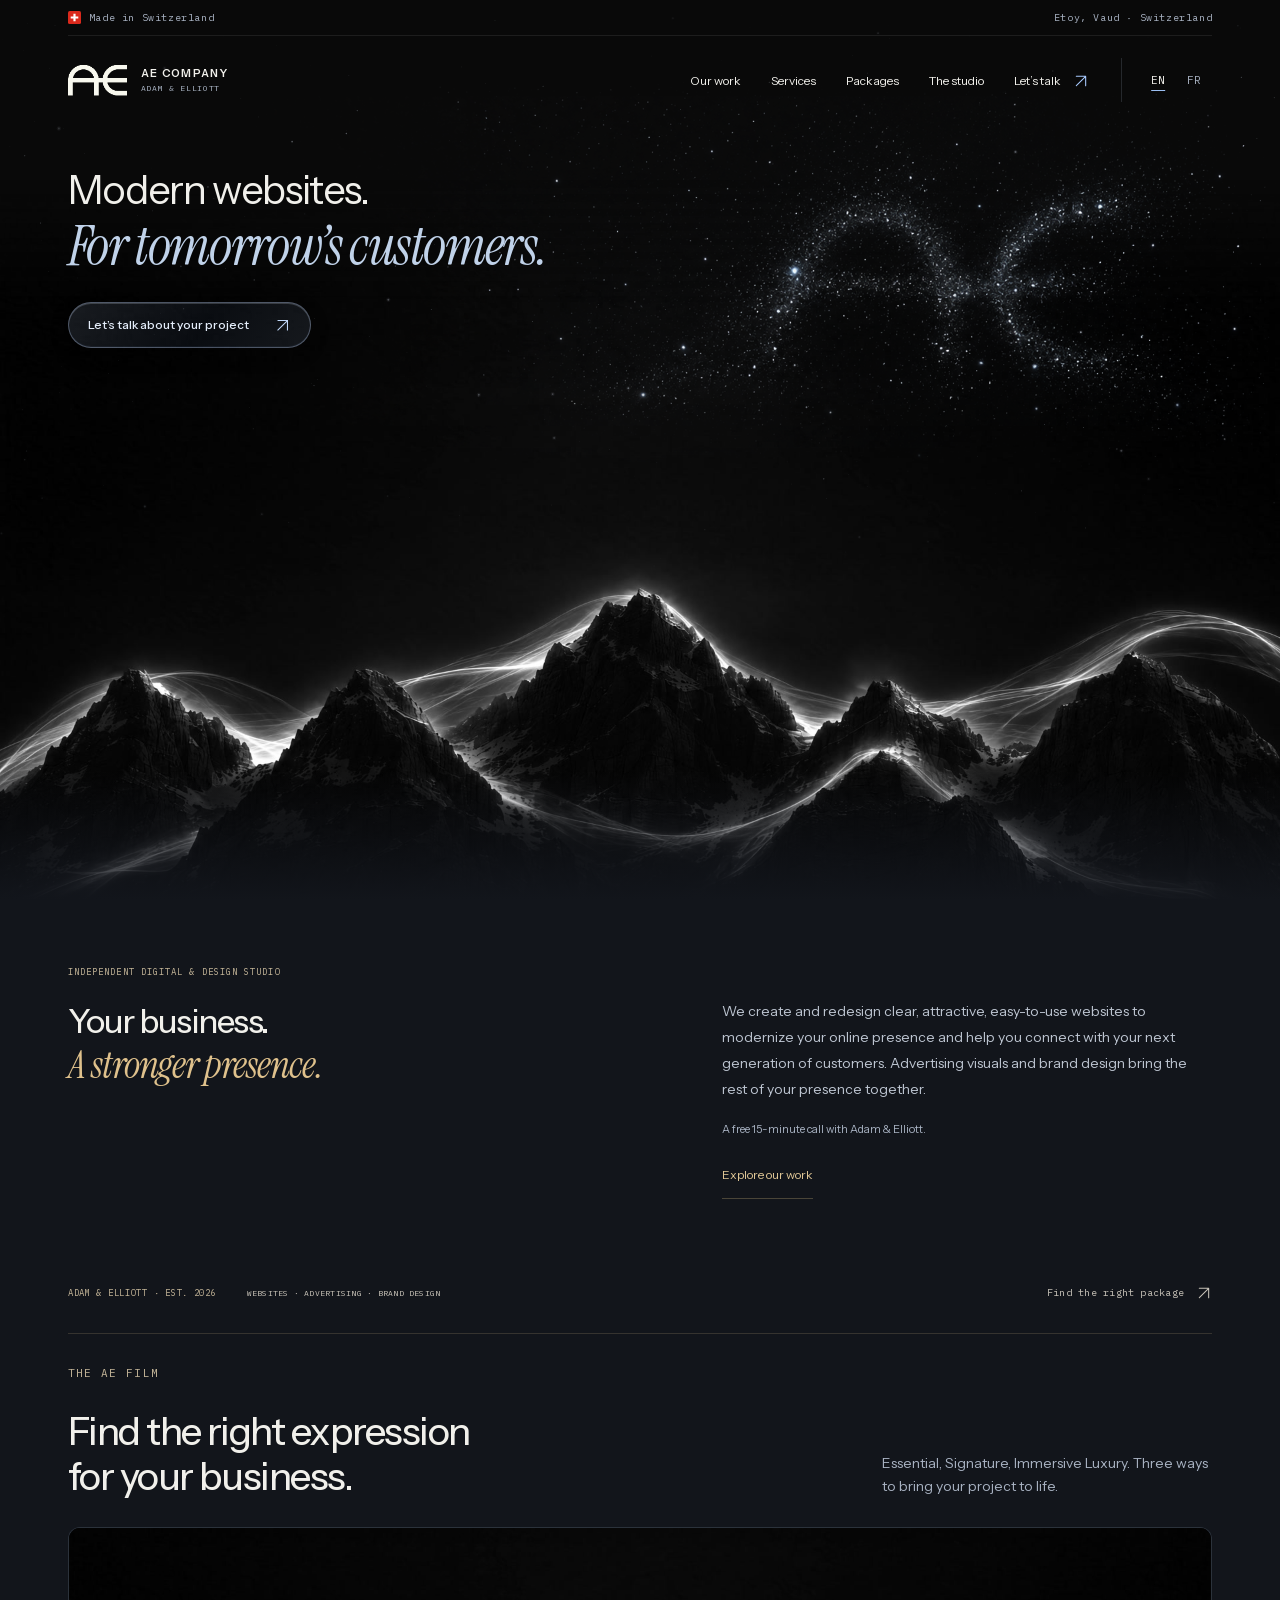
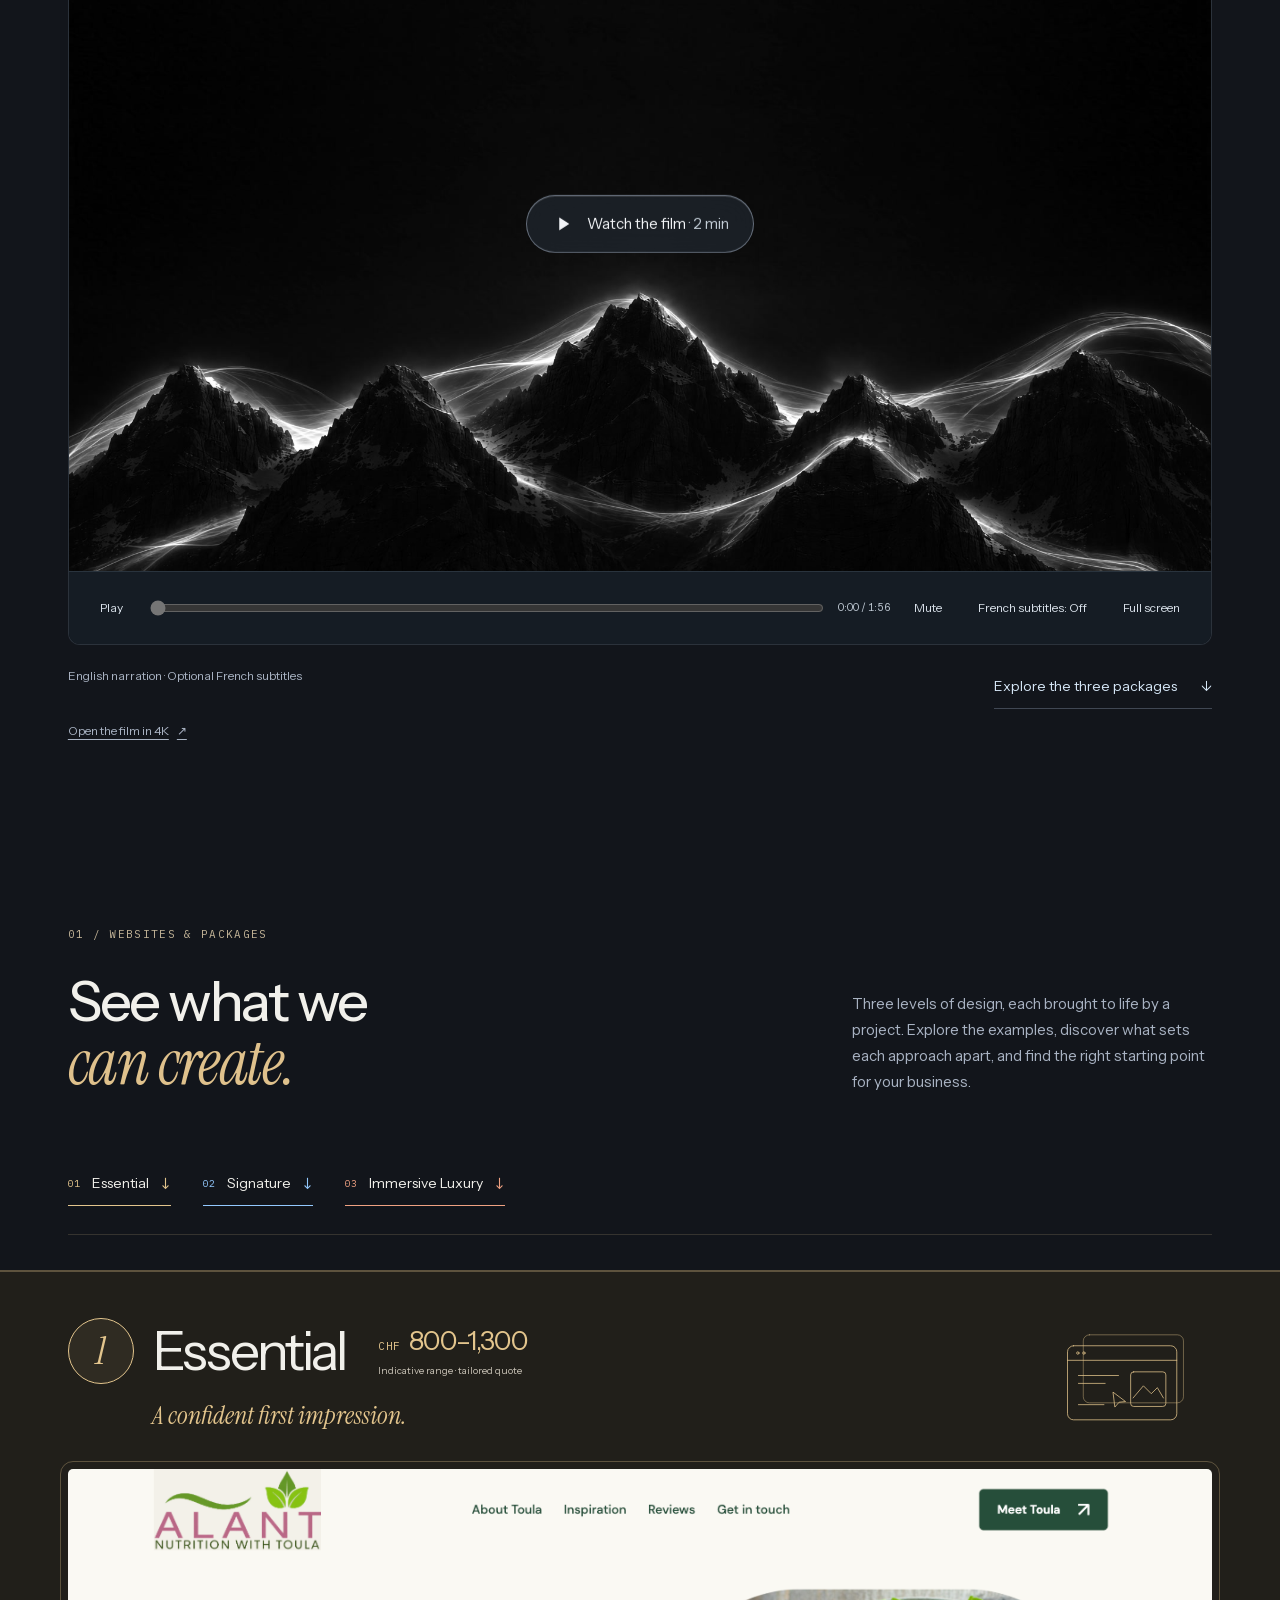
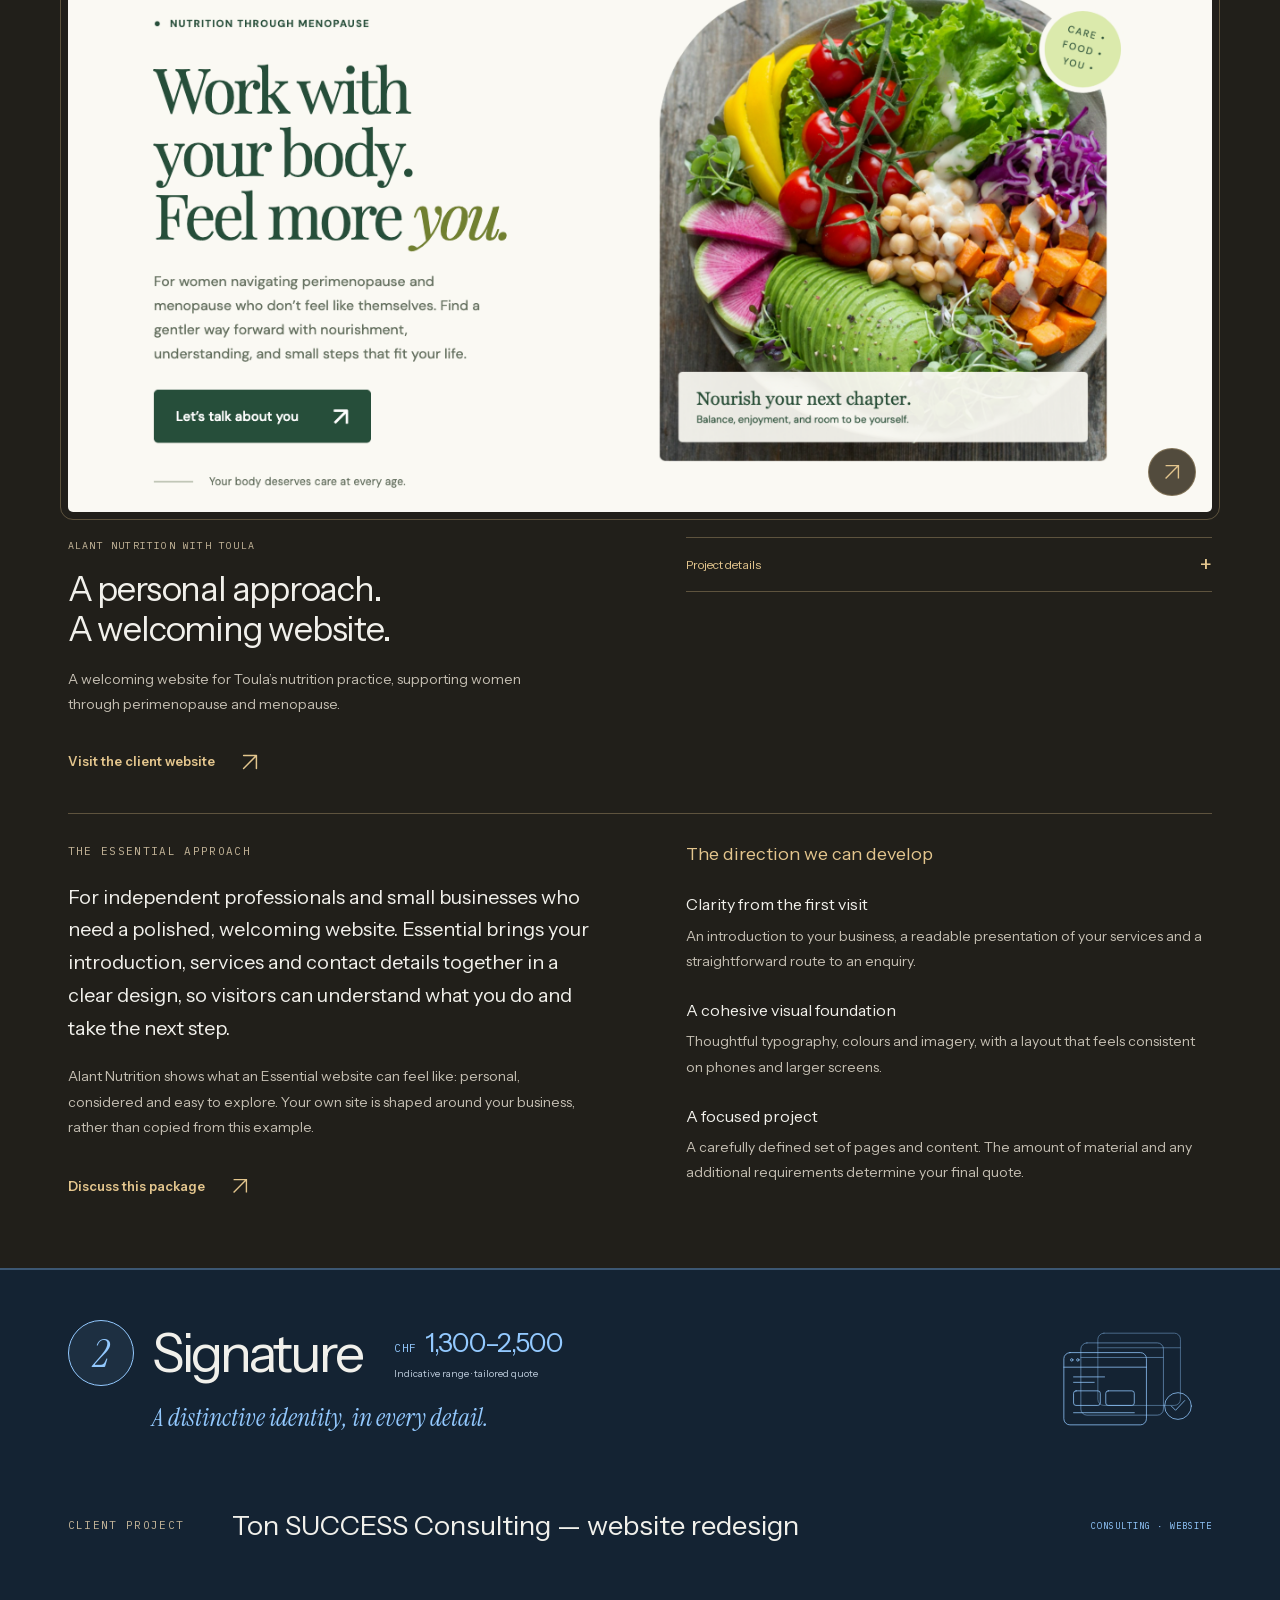
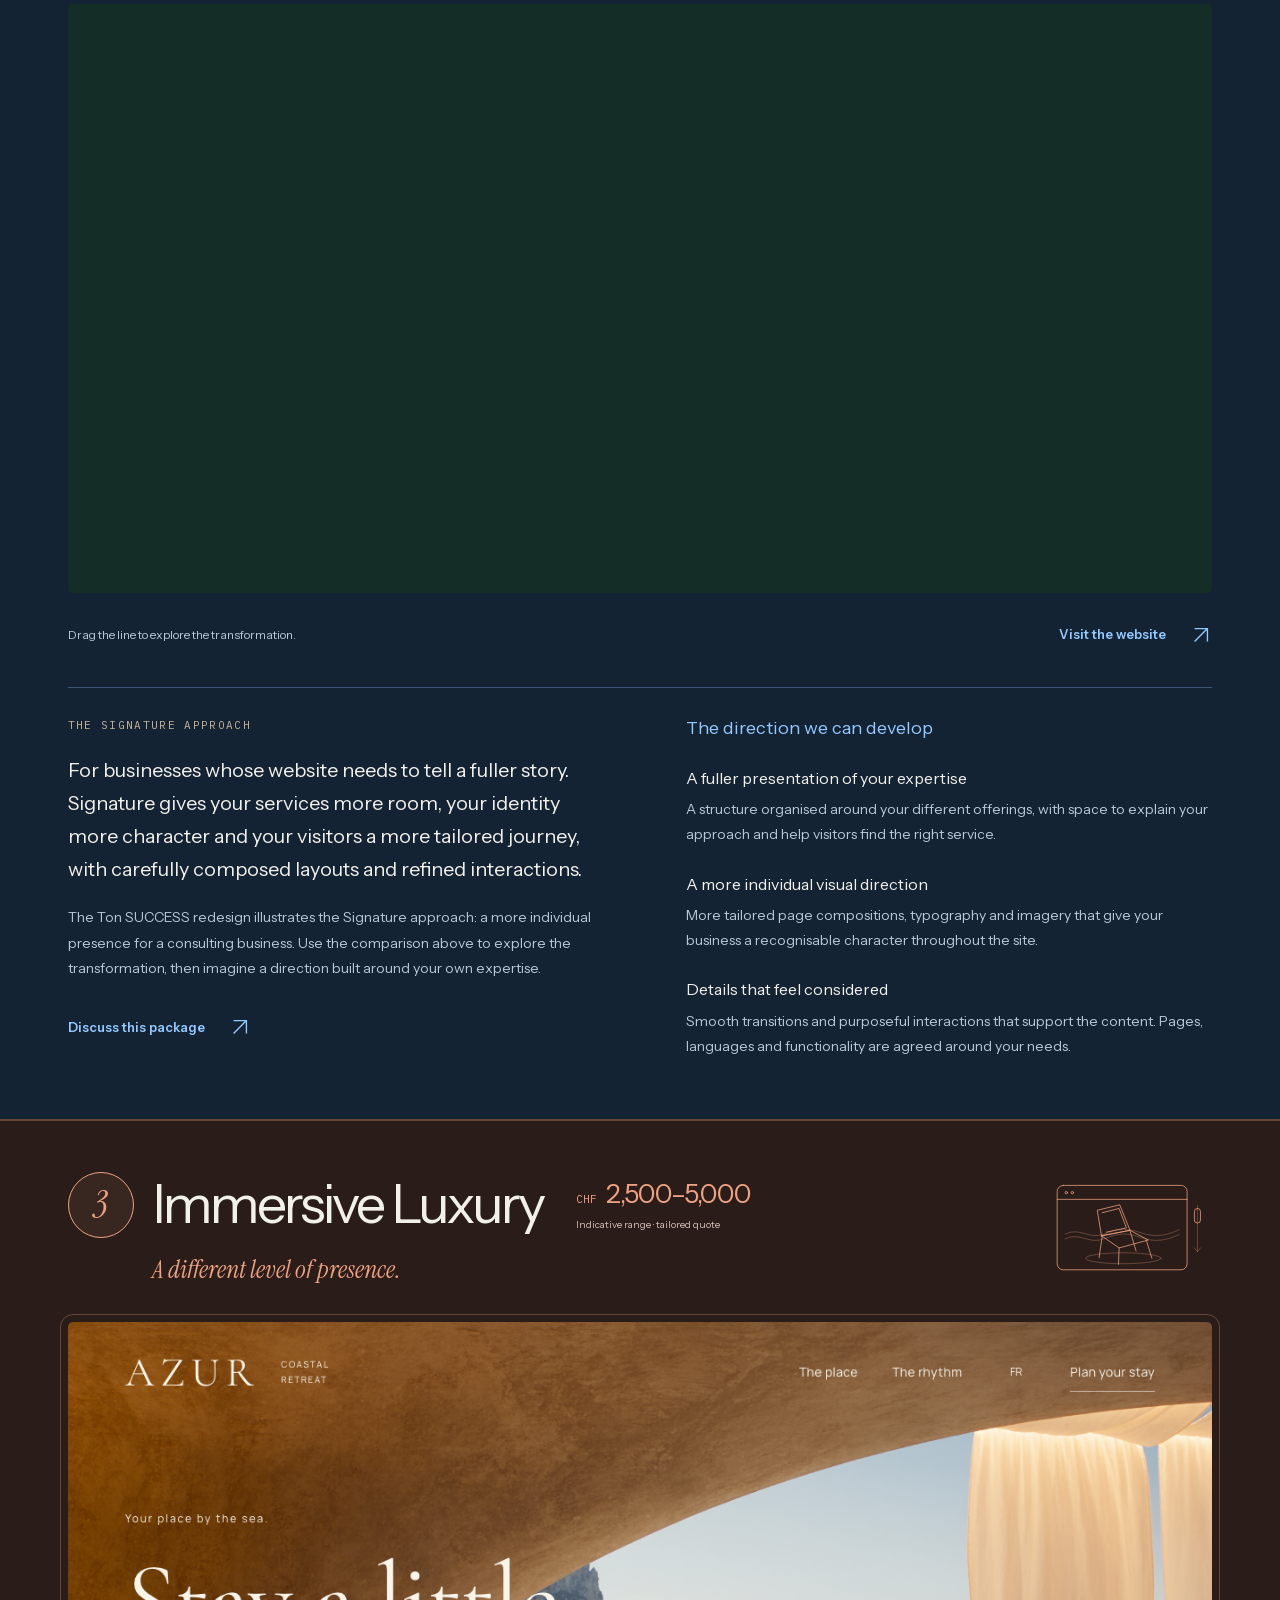
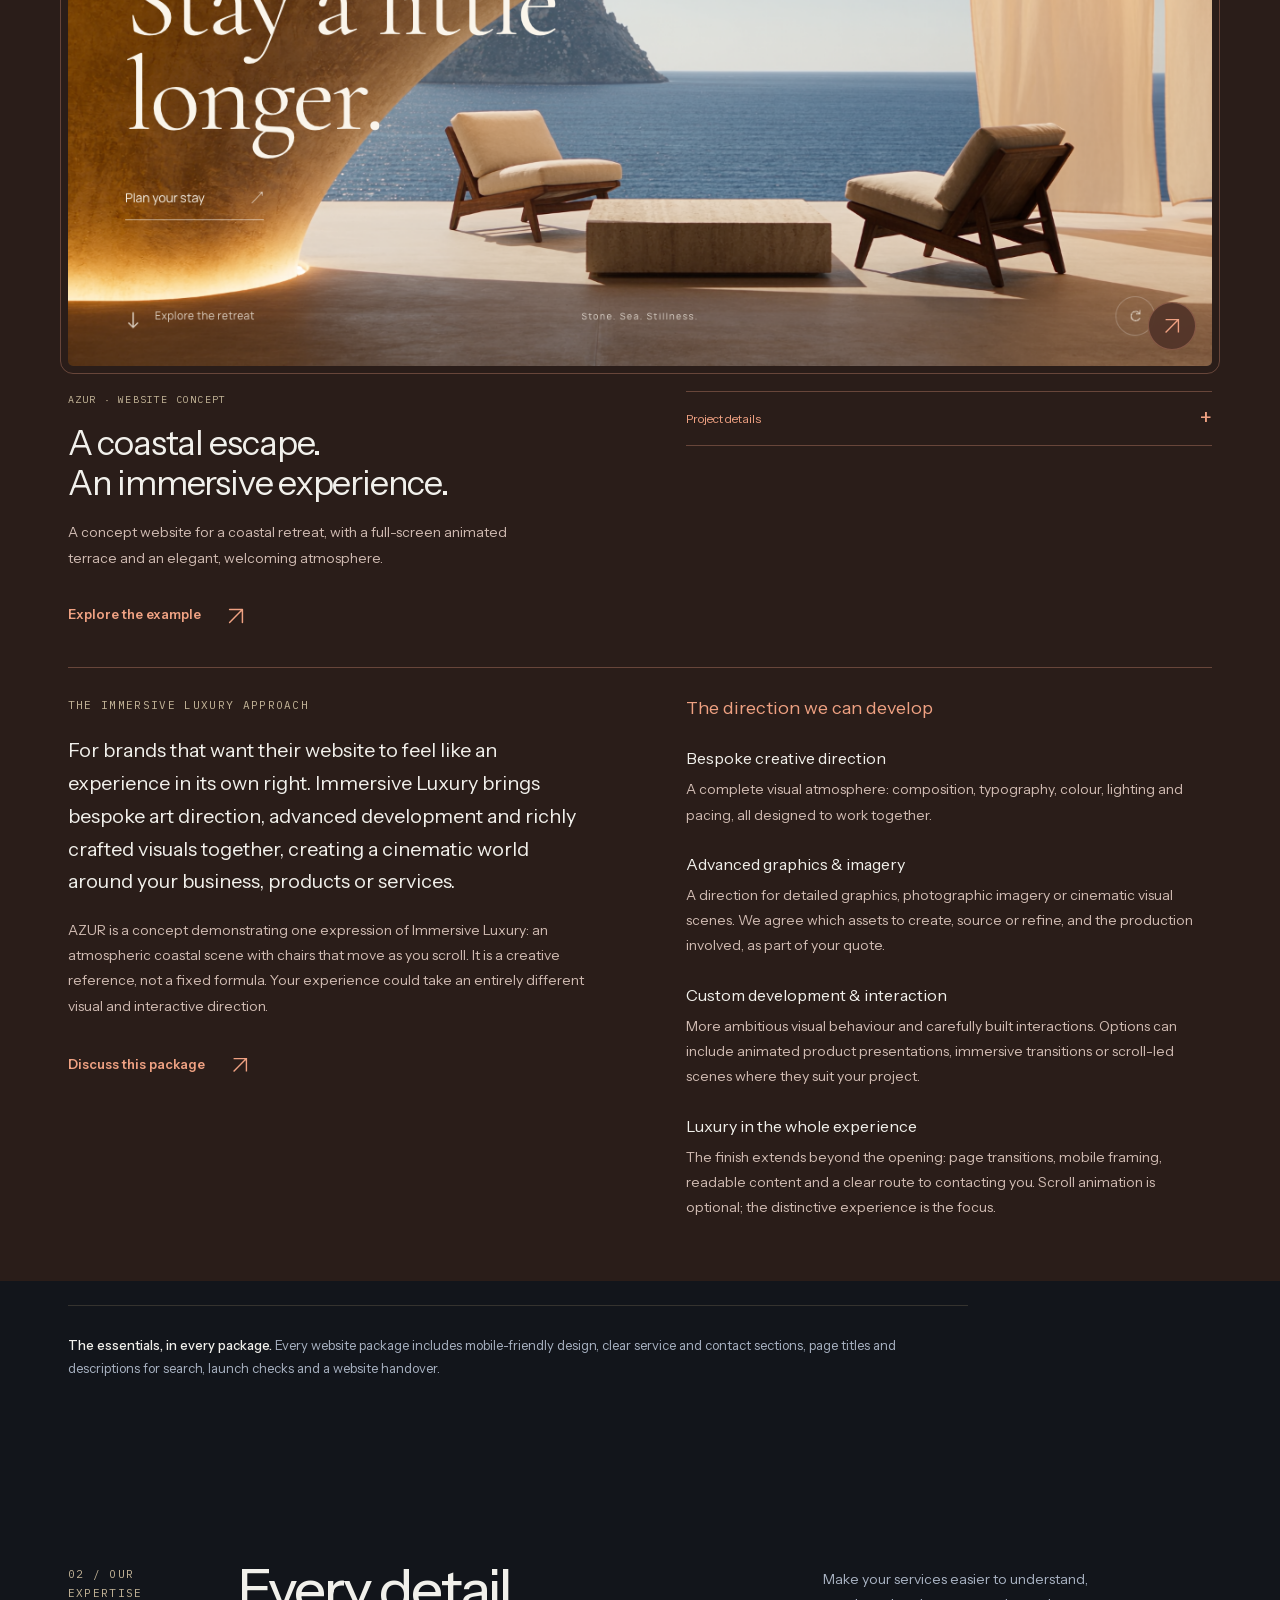
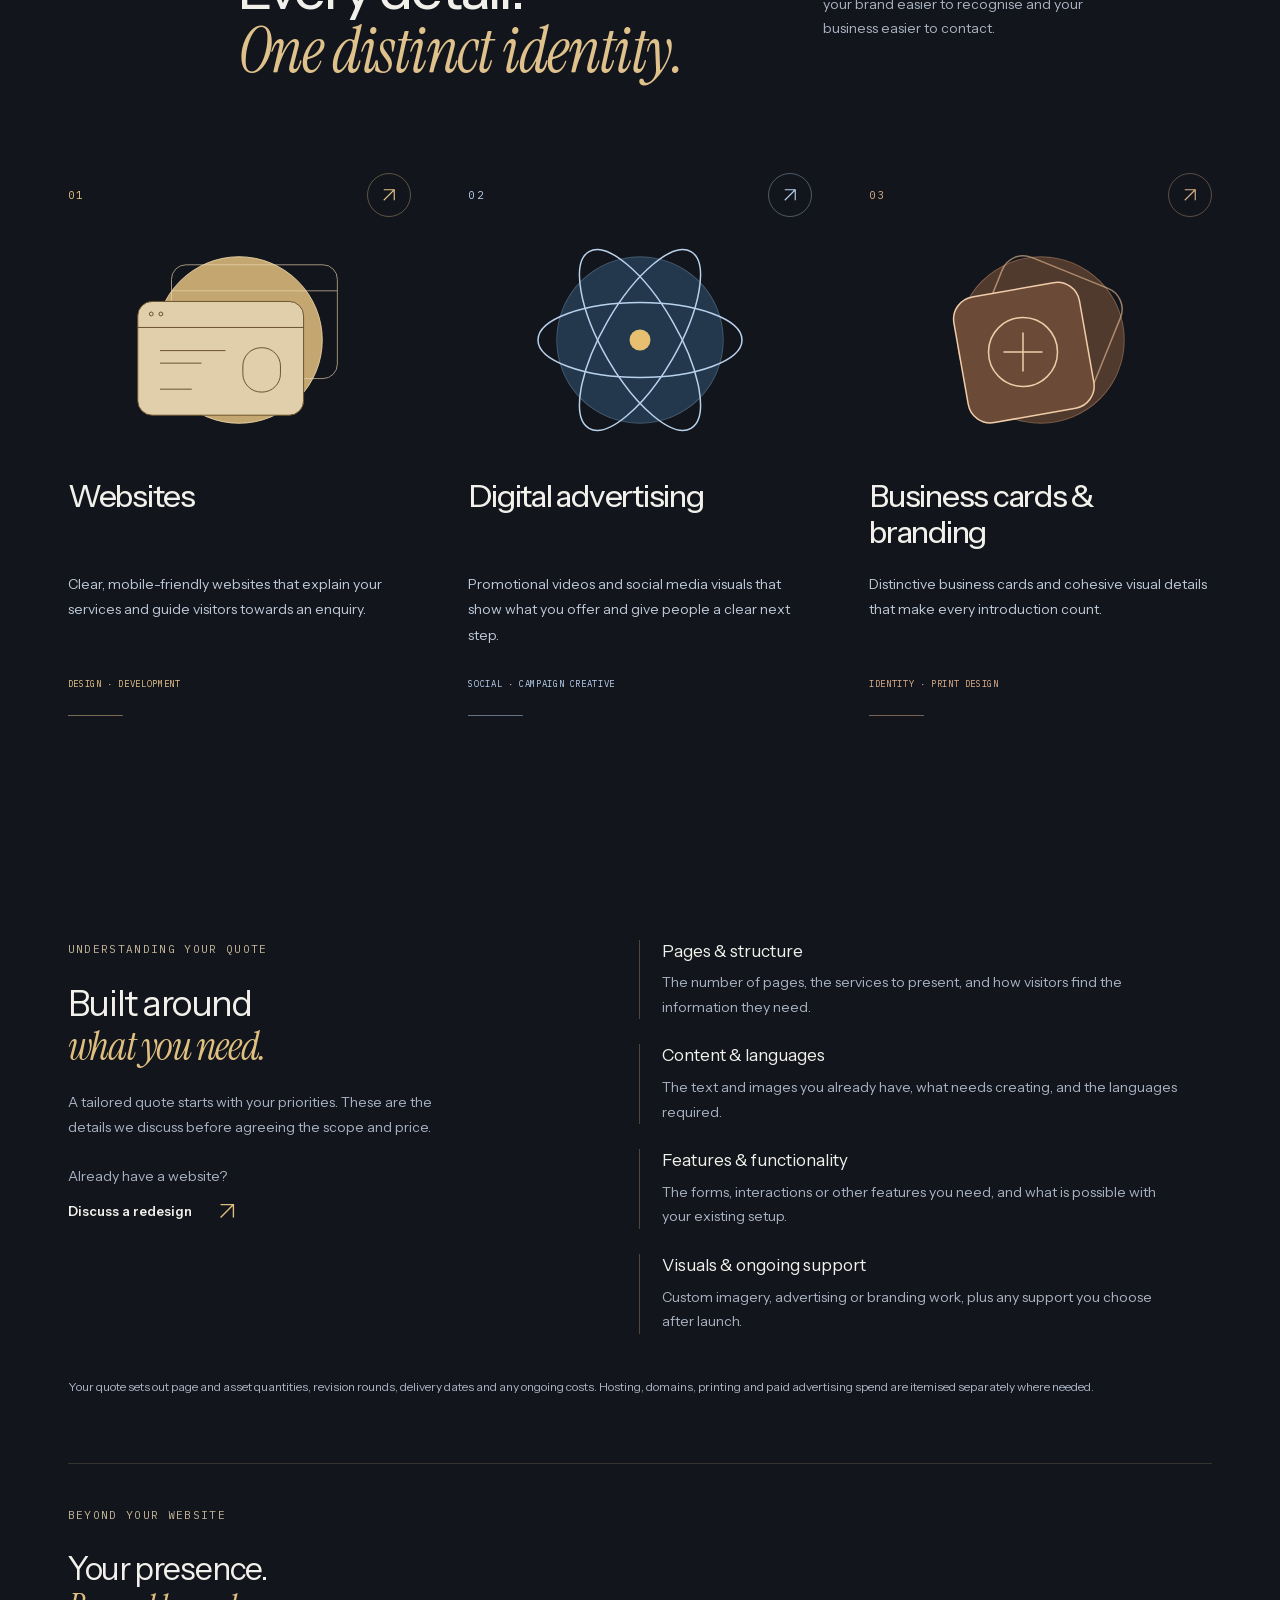
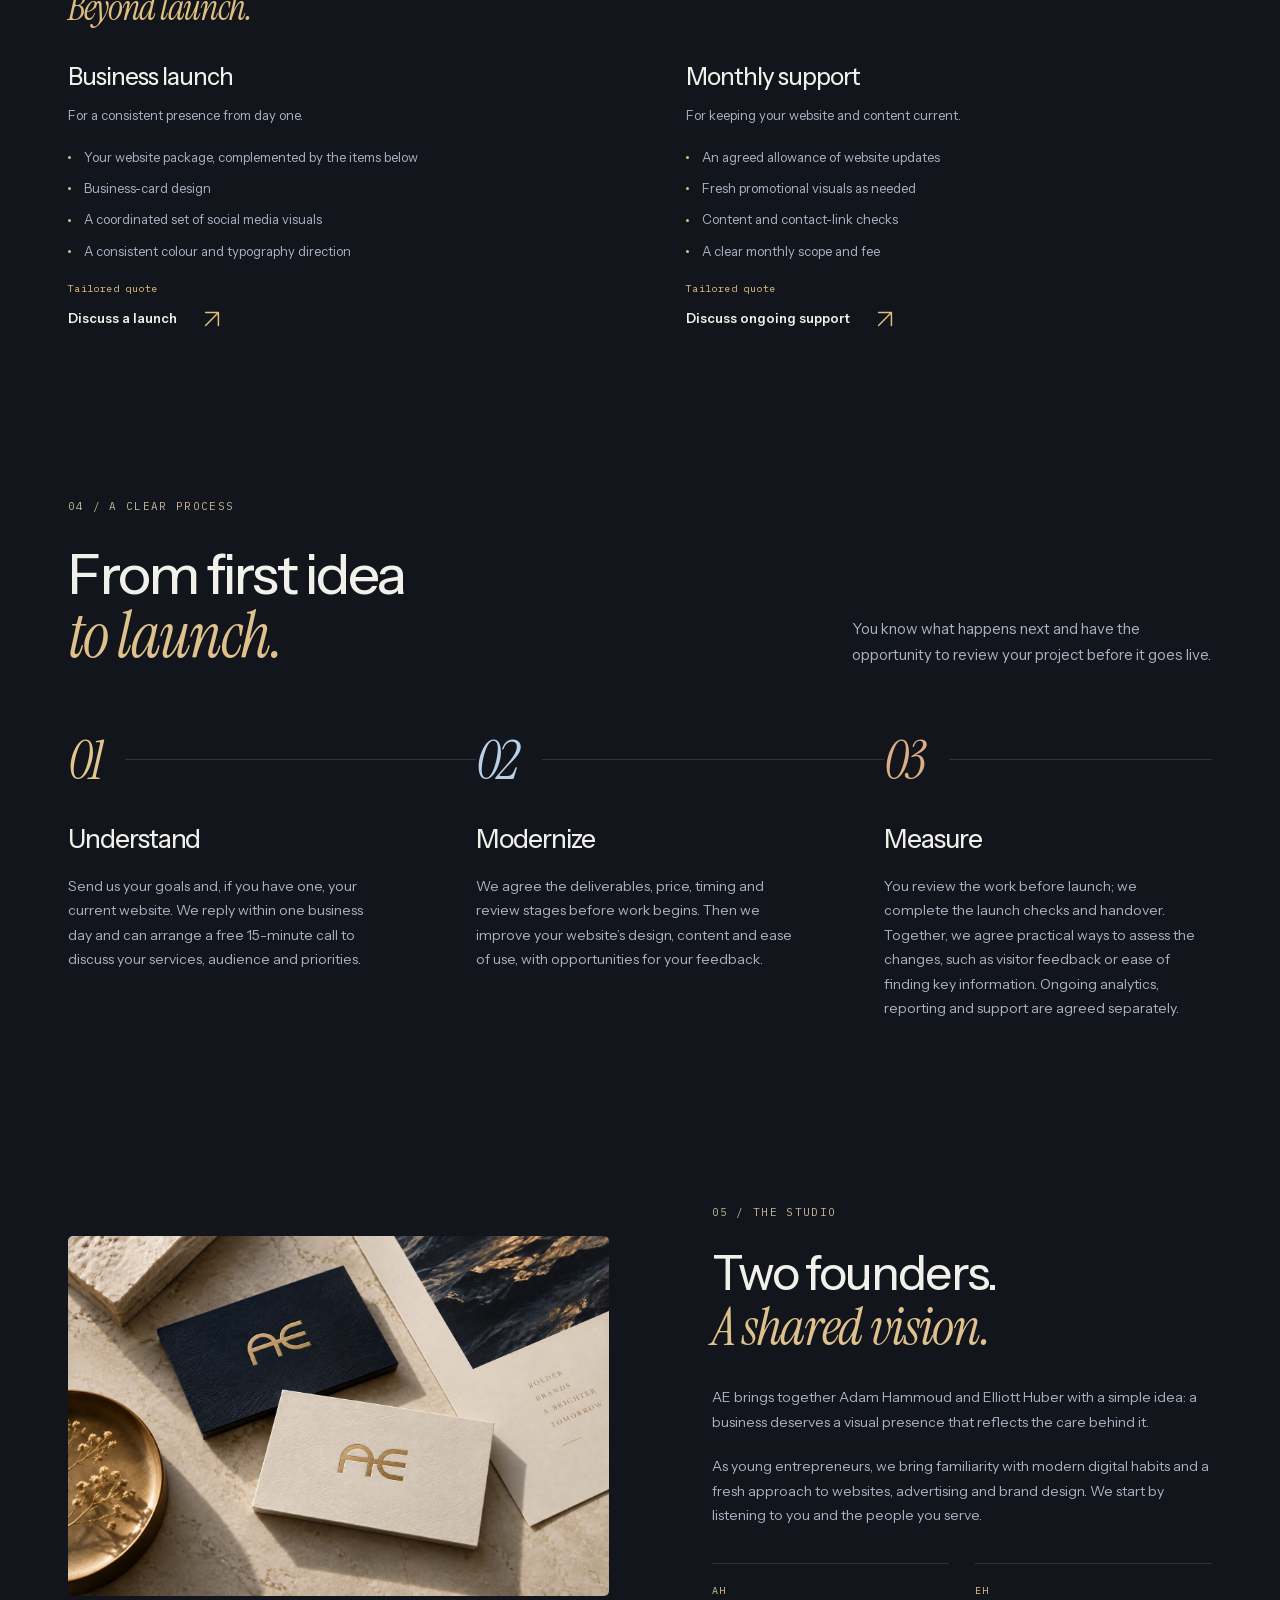
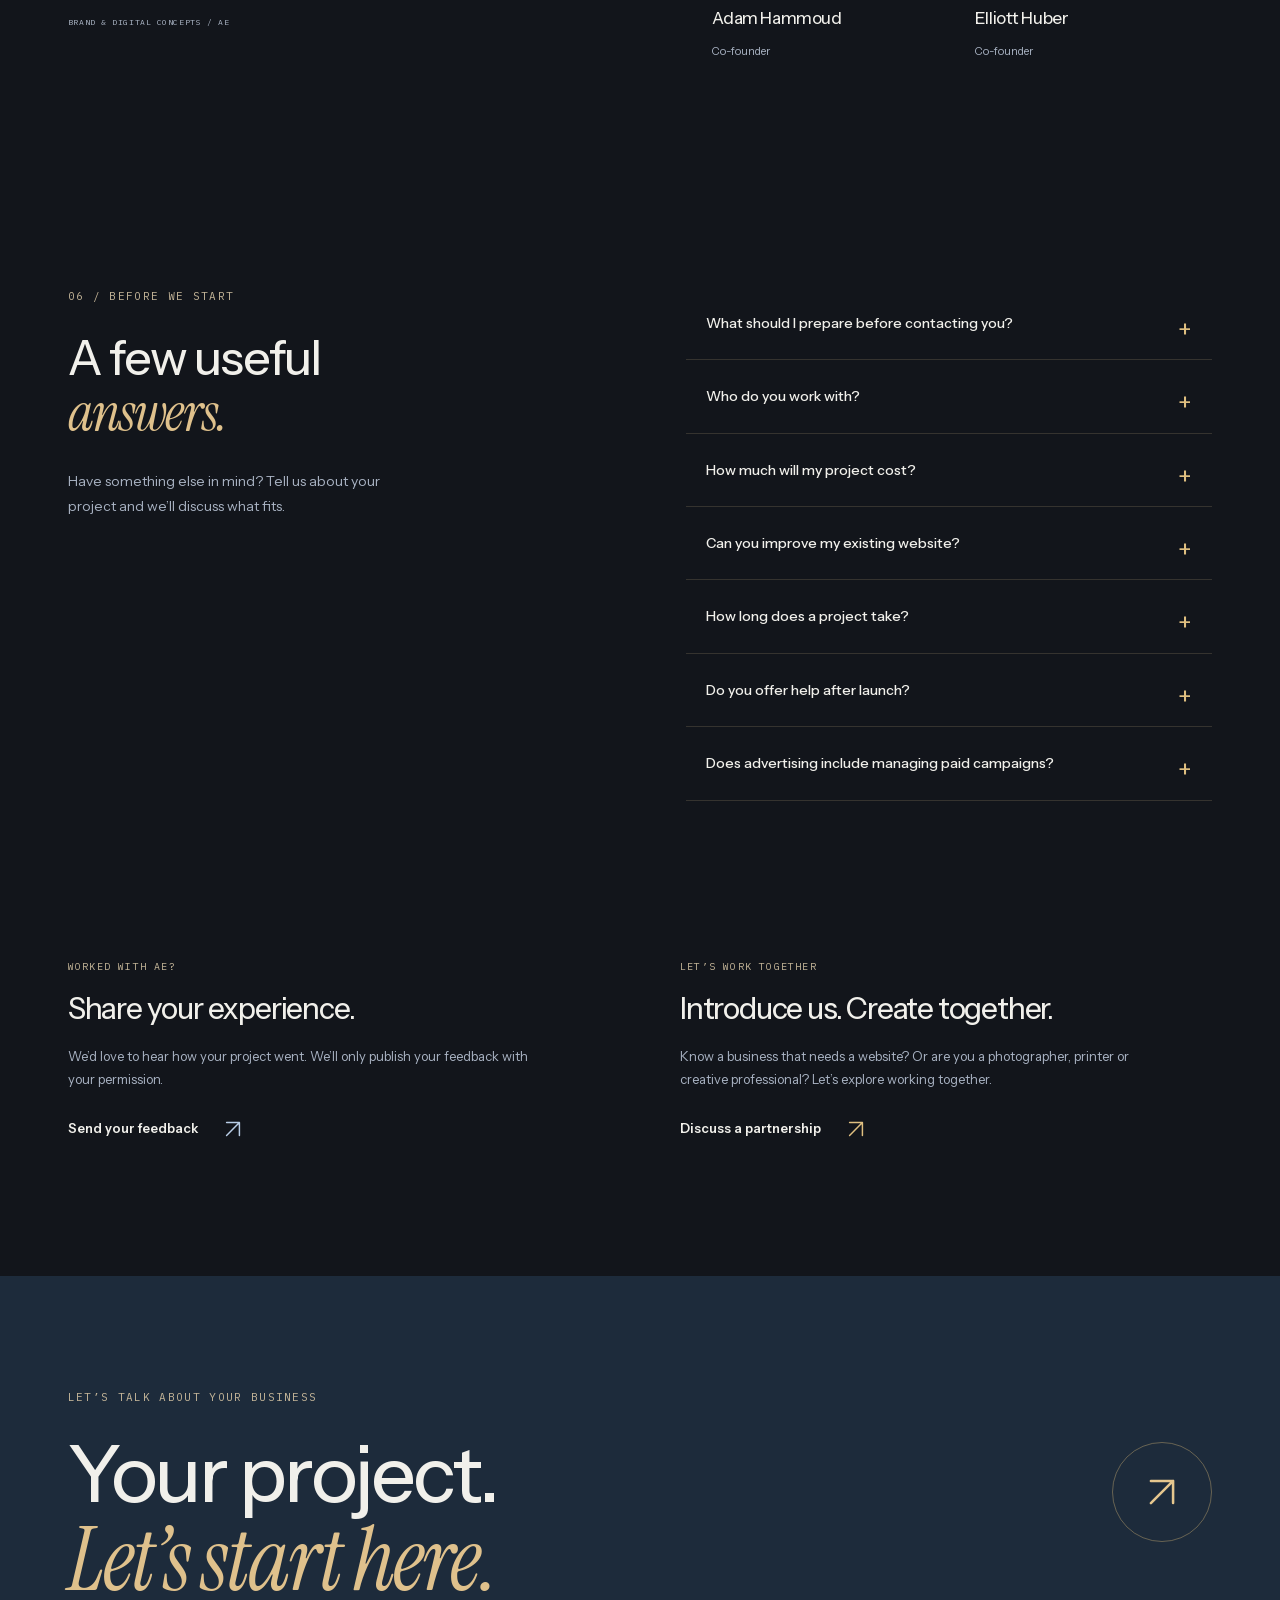
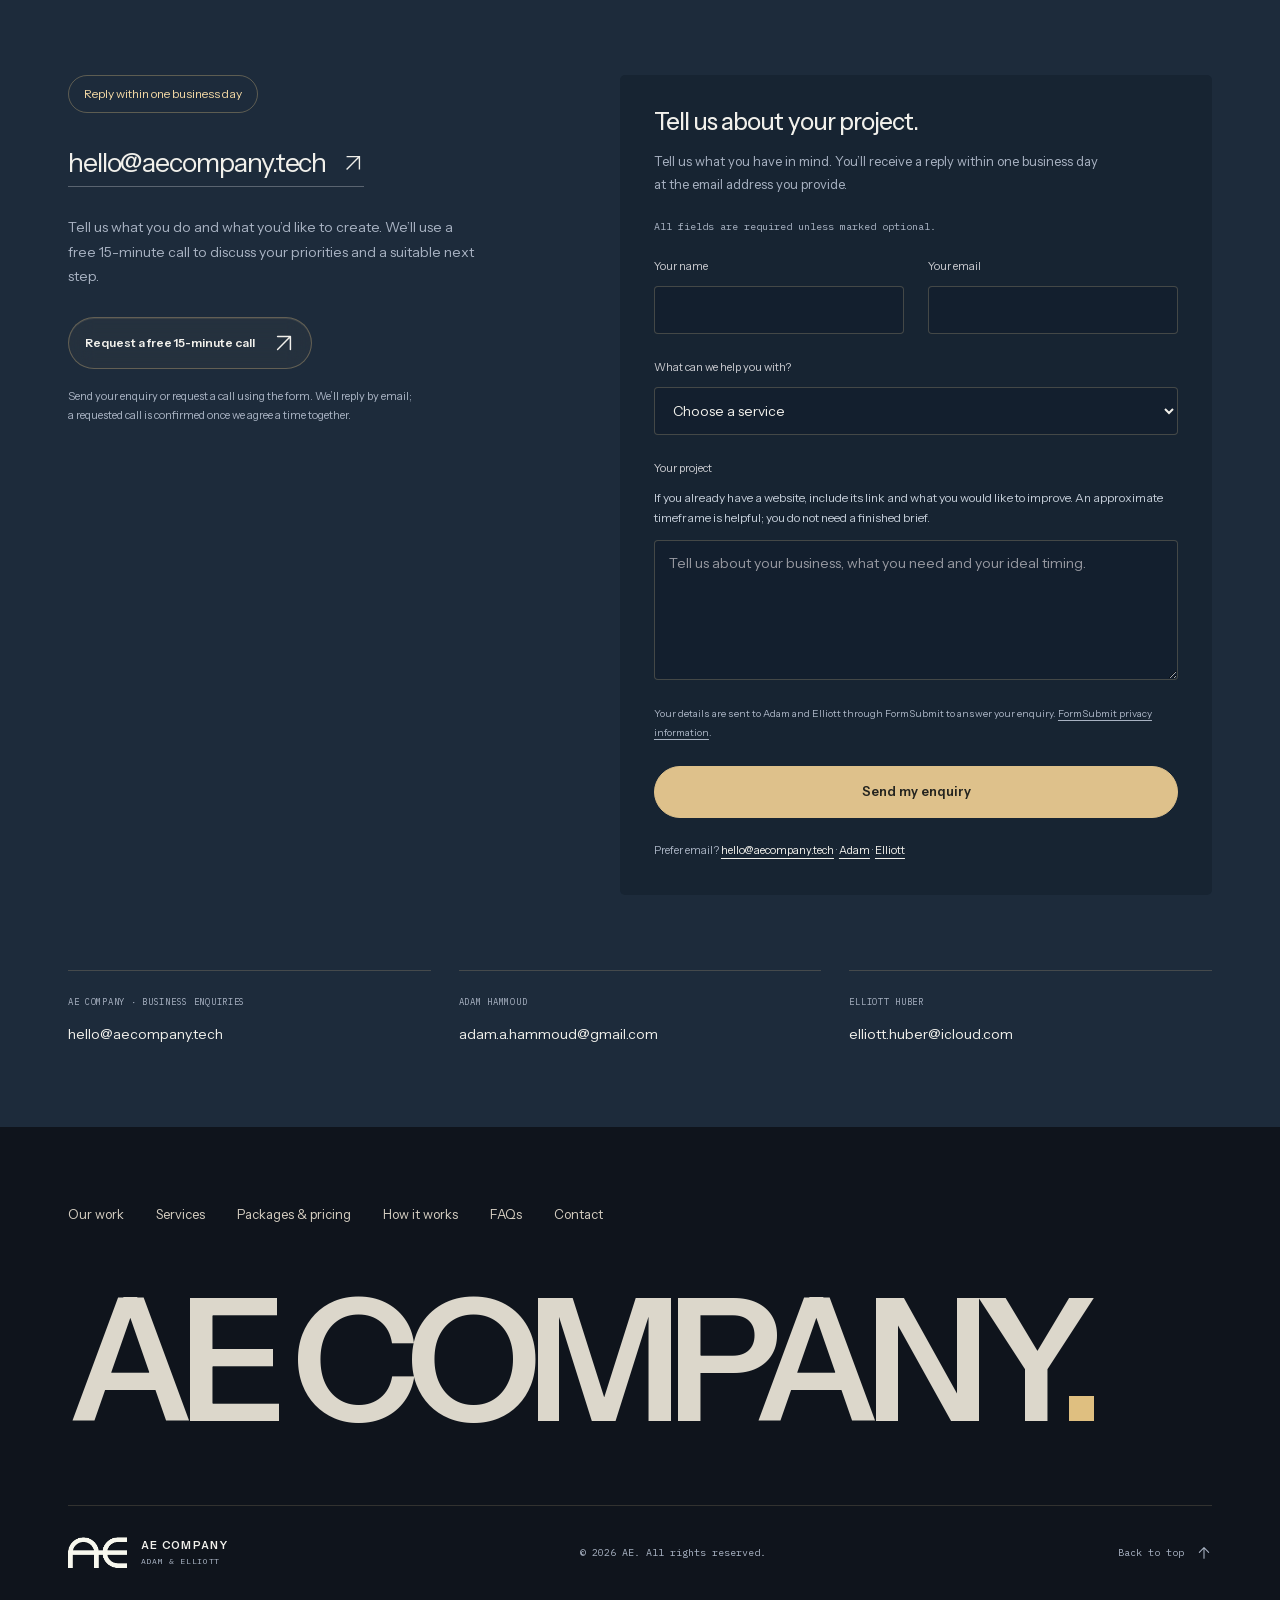
<file: index.html>
<!doctype html>
<html lang="en" data-design="alpine-20261015"><head>
  <meta name="google-site-verification" content="KUiAIVvuFUBRB7C92AHKaUUbf1mmQRdQFW1x3Q9IelU">
  <meta charset="utf-8"><meta name="viewport" content="width=device-width,initial-scale=1">
  <title>AE Company — Websites &amp; Brand Design for Small Businesses</title>
  <meta name="description" content="Websites, advertising visuals and brand design for independent professionals and small businesses. Explore our work and arrange a free 15-minute project call.">
  <meta name="theme-color" content="#12151b">
  <link rel="icon" type="image/svg+xml" href="data:image/svg+xml,%3Csvg xmlns='http://www.w3.org/2000/svg' viewBox='0 0 64 64'%3E%3Crect width='64' height='64' rx='12' fill='%2330395d'/%3E%3Ctext x='32' y='42' text-anchor='middle' font-family='Georgia' font-size='32' fill='%23f6f5e9'%3EAE%3C/text%3E%3C/svg%3E">




  <link rel="canonical" href="https://aecompany.tech/">
  <link rel="alternate" hreflang="en" href="https://aecompany.tech/">
  <link rel="alternate" hreflang="fr" href="https://aecompany.tech/fr.html">
  <link rel="alternate" hreflang="x-default" href="https://aecompany.tech/">








<link rel="preload" as="font" href="assets/fonts/instrument-sans-latin.woff2" type="font/woff2" crossorigin=""><link rel="preload" as="font" href="assets/fonts/instrument-serif-italic-latin.woff2" type="font/woff2" crossorigin=""><link rel="preload" as="image" href="assets/alpine/opening.jpg"><link rel="stylesheet" href="design.css?v=20261015-alpine-left-2"><link rel="stylesheet" href="refinements.css?v=20261015-gold-1"><script src="site.js?v=20261016-tier-motion-1" defer=""></script><script src="contact-form.js?v=20261016-clarity-2" defer=""></script><meta property="og:title" content="AE Company — Websites &amp; Brand Design for Small Businesses"><meta property="og:description" content="Websites, advertising visuals and brand design for independent professionals and small businesses. Explore our work and arrange a free 15-minute project call."><meta property="og:type" content="website"><meta property="og:url" content="https://aecompany.tech/"><meta property="og:image" content="https://aecompany.tech/assets/alpine/still.jpg"><meta property="og:locale" content="en_GB"><link rel="stylesheet" href="constellation.css?v=20261016-stars-1"><script src="constellation.js?v=20261016-stars-1" defer></script><link rel="stylesheet" href="clarity.css?v=20261016-palettes-1"><link rel="stylesheet" href="company-film.css?v=20261016-1"><script src="company-film.js?v=20261016-1" defer></script></head>
<body>
<svg width="0" height="0" aria-hidden="true" style="position:absolute"><defs><filter id="ae-monogram-cutout" color-interpolation-filters="sRGB"><feColorMatrix type="matrix" values="0 0 0 0 0.973 0 0 0 0 0.973 0 0 0 0 0.933 1.3 0 0 0 -0.25"></feColorMatrix></filter></defs></svg>
<a class="skip" href="#main">Skip to content</a>

<header class="header"><div class="origin-row"><p class="swiss-origin"><svg xmlns="http://www.w3.org/2000/svg" viewBox="0 0 24 24" aria-hidden="true" focusable="false"><rect width="24" height="24" rx="3" fill="#DA291C"></rect><path d="M10 5h4v5h5v4h-5v5h-4v-5H5v-4h5z" fill="#fff"></path></svg><span>Made in Switzerland</span></p><span class="origin-location">Etoy, Vaud · Switzerland</span></div>



<div class="nav-row"><a class="brand" href="#" aria-label="AE home"><span class="logo"><img src="assets/ae-logo.png" alt="AE"></span><span class="brand-caption"><strong>AE COMPANY</strong><span>ADAM &amp; ELLIOTT</span></span></a><nav aria-label="Main navigation" id="main-navigation"><a href="#work">Our work</a><a href="#services">Services</a><a href="#packages">Packages</a><a href="#studio" class="studio-nav">The studio</a><a class="nav-contact" href="#contact">Let’s talk <span aria-hidden="true"><svg class="ae-icon" xmlns="http://www.w3.org/2000/svg" width="24" height="24" viewBox="0 0 24 24" fill="none" stroke="currentColor" stroke-width="1.6" stroke-linecap="round" stroke-linejoin="round" aria-hidden="true" focusable="false"><path d="M5 19 19 5M5 5h14v14"></path></svg></span></a></nav><div class="language-switch" role="group" aria-label="Choose language"><a href="/" lang="en" hreflang="en" aria-label="English" aria-current="page">EN</a><a href="/fr.html" lang="fr" hreflang="fr" aria-label="Français">FR</a></div><button class="menu-toggle" type="button" aria-expanded="false" aria-controls="main-navigation"><span>Menu</span><svg viewBox="0 0 24 24" fill="none" stroke="currentColor" stroke-width="1.5" aria-hidden="true"><path d="M4 8h16M4 16h16"></path></svg></button></div></header>
<main id="main">
  <section class="hero" aria-labelledby="hero-title">
    <div class="hero-media" aria-hidden="true"><img class="hero-poster" src="assets/alpine/opening.jpg" alt="" width="1920" height="1080" fetchpriority="high"><video id="alpine-intro" muted="" playsinline="" preload="none" poster="assets/alpine/opening.jpg" aria-hidden="true" tabindex="-1"></video><video id="alpine-ambient" muted="" loop="" playsinline="" preload="none" aria-hidden="true" tabindex="-1"></video></div>
    <script>
      // Begin buffering the opening before the deferred interface scripts execute.
      (() => {
        if (matchMedia('(prefers-reduced-motion: reduce)').matches || navigator.connection?.saveData) return;
        const video = document.getElementById('alpine-intro');
        const size = innerWidth <= 760 ? 'mobile' : innerWidth >= 1800 ? '4k' : 'hd';
        video.preload = 'auto';
        video.src = `assets/alpine/intro-${size}.mp4`;
      })();
    </script>


    <svg class="constellation-filters" aria-hidden="true" focusable="false">
      <defs><filter id="constellation-clear-sky" color-interpolation-filters="sRGB" x="0" y="0" width="100%" height="100%">
        <!-- Suppress faint fog without hard-thresholding or clipping bright stars. -->
        <feComponentTransfer>
          <feFuncR type="gamma" amplitude="1" exponent="1.4" offset="0"/>
          <feFuncG type="gamma" amplitude="1" exponent="1.4" offset="0"/>
          <feFuncB type="gamma" amplitude="1" exponent="1.4" offset="0"/>
        </feComponentTransfer>
      </filter></defs>
    </svg>
    <svg class="hero-stars" aria-hidden="true" focusable="false" preserveAspectRatio="none"></svg>
    <div class="hero-constellation" aria-hidden="true">
      <img class="constellation-poster" src="assets/constellation/original-stardust.png" width="1672" height="941" alt="" decoding="async">
    </div>
    <div class="hero-copy"><h1 id="hero-title"><span>Modern websites.</span> <span class="hero-title-accent">For tomorrow’s customers.</span></h1><div class="hero-actions"><a class="button hero-button glass-action" href="#contact">Let’s talk about your project <svg class="ae-icon" viewBox="0 0 24 24" fill="none" stroke="currentColor" stroke-width="1.5" aria-hidden="true"><path d="M5 19 19 5M5 5h14v14"></path></svg></a></div></div>


  <span class="hero-status sr-only" role="status" aria-live="polite"></span></section><section class="opening-summary" aria-labelledby="opening-introduction"><div class="opening-summary-heading"><span class="hero-side-note">INDEPENDENT DIGITAL &amp; DESIGN STUDIO</span><h2 id="opening-introduction"><span>Your business.</span><span>A stronger presence.</span></h2></div><div class="opening-summary-copy"><p class="intro">We create and redesign clear, attractive, easy-to-use websites to modernize your online presence and help you connect with your next generation of customers. Advertising visuals and brand design bring the rest of your presence together.</p><p class="hero-assurance">A free 15-minute call with Adam &amp; Elliott.</p><a class="hero-secondary" href="#work">Explore our work</a></div><div class="opening-summary-meta"><p class="eyebrow hero-kicker">ADAM &amp; ELLIOTT · EST. 2026</p><div class="hero-bottom"><span>WEBSITES · ADVERTISING · BRAND DESIGN</span><a href="#packages">Find the right package <span aria-hidden="true"><svg class="ae-icon" xmlns="http://www.w3.org/2000/svg" width="24" height="24" viewBox="0 0 24 24" fill="none" stroke="currentColor" stroke-width="1.6" stroke-linecap="round" stroke-linejoin="round" aria-hidden="true" focusable="false"><path d="M5 19 19 5M5 5h14v14"></path></svg></span></a></div></div></section><section class="company-film" id="ae-film" aria-labelledby="company-film-title" data-language="en">
 <div class="company-film-heading"><div><p class="eyebrow">THE AE FILM</p><h2 id="company-film-title">Find the right expression for your business.</h2></div><p>Essential, Signature, Immersive Luxury. Three ways to bring your project to life.</p></div>
 <div class="company-film-player">
  <div class="company-film-picture">
   <video id="company-film-video" poster="assets/company-film/poster.jpg" data-src="https://d2ol7oe51mr4n9.cloudfront.net/user_3K2wb7OLpbDcer96wV2817pY6uY/ffc17b9e-4218-4ea3-875e-cbd4f5519dae.mp4" preload="none" playsinline aria-label="AE Company’s three website packages"></video>
   <button class="company-film-cover" type="button" hidden aria-controls="company-film-video"><span class="company-film-play-icon" aria-hidden="true"><svg viewBox="0 0 24 24" fill="none"><path d="m9 5 11 7-11 7V5Z" fill="currentColor"/></svg></span><span>Watch the film <span class="company-film-runtime">· 2 min</span></span></button>
  </div>
  <div class="company-film-controls" hidden>
   <div class="company-film-transport"><button type="button" data-film="play" aria-controls="company-film-video">Play</button><input data-film="seek" type="range" min="0" max="116" step="0.1" value="0" disabled aria-label="Film position"><span data-film="time">0:00 / 1:56</span></div>
   <button type="button" data-film="mute" aria-pressed="false">Mute</button>
   <button type="button" data-film="subtitles" aria-pressed="false">French subtitles: Off</button>
   <button type="button" data-film="fullscreen">Full screen</button>
  </div>
 </div>
 <div class="company-film-bottom"><div><p class="company-film-note">English narration · Optional French subtitles</p><p class="company-film-status" role="status" aria-live="polite"></p></div><a class="company-film-explore" href="#packages">Explore the three packages <span aria-hidden="true">↓</span></a></div>
 <a class="company-film-original" href="https://d2ol7oe51mr4n9.cloudfront.net/user_3K2wb7OLpbDcer96wV2817pY6uY/33d1e7a1-7c18-4697-bf8c-99a968cb3000.mp4" target="_blank" rel="noopener">Open the film in 4K <span aria-hidden="true">↗</span></a>
</section><section class="section work-section package-showcase" id="work" aria-labelledby="work-title"><div class="growth-heading reveal"><div><p class="eyebrow">01 / WEBSITES &amp; PACKAGES</p><h2 id="work-title">See what we<br><em>can create.</em></h2></div><p>Three levels of design, each brought to life by a project. Explore the examples, discover what sets each approach apart, and find the right starting point for your business.</p></div><div id="packages"><nav class="tier-index" aria-label="Explore website packages"><a href="#package-essential"><span>01</span>Essential<span aria-hidden="true">↓</span></a><a href="#package-signature"><span>02</span>Signature<span aria-hidden="true">↓</span></a><a href="#package-immersive"><span>03</span>Immersive Luxury<span aria-hidden="true">↓</span></a></nav><div class="website-tiers"><article class="website-tier tier-chapter" data-tier="essential" id="package-essential" aria-labelledby="tier-essential-title">
 <div class="tier-chapter-heading reveal"><div class="tier-heading-copy"><div class="tier-title-row"><div class="tier-name"><span class="tier-number" aria-hidden="true">1</span><h3 id="tier-essential-title">Essential</h3></div><div class="tier-heading-price"><p class="package-price"><span class="tier-currency">CHF</span> <span>800–1,300</span></p>
 <p class="tier-range-note">Indicative range · tailored quote</p></div></div><p class="tier-tagline">A confident first impression.</p></div><div class="tier-art"><svg viewBox="0 0 280 190" fill="none" aria-hidden="true"><g class="tier-back"><rect x="68" y="28" width="165" height="112" rx="10"/></g><g class="tier-front"><rect x="42" y="46" width="180" height="122" rx="10"/><path d="M42 70h180M60 95h66M60 108h44M60 143h42"/><rect x="146" y="89" width="58" height="57" rx="5"/><path d="m150 132 17-20 13 13 10-10 10 17"/><circle cx="59" cy="58" r="2"/><circle cx="69" cy="58" r="2"/></g><path class="tier-cursor" d="m117 123 3 24 7-8 10-1z"/></svg></div></div>
 <div class="tier-project reveal"><article class="case-study" id="alant-project">
  <a class="case-image" href="https://alant-nutrition.com/" target="_blank" rel="noopener noreferrer" aria-label="Visit Alant Nutrition’s website (opens in a new tab)"><img src="alant-project-current.png" width="1280" height="720" alt="The current Alant Nutrition homepage: Work with your body. Feel more you., beside a colourful bowl of fresh food" loading="lazy" decoding="async"><span class="project-open" aria-hidden="true"><svg class="ae-icon" viewBox="0 0 24 24" fill="none" stroke="currentColor" stroke-width="1.5" aria-hidden="true"><path d="M5 19 19 5M5 5h14v14"></path></svg></span></a>
  <div class="case-copy"><p class="eyebrow">ALANT NUTRITION WITH TOULA</p><h4>A personal approach.<br>A welcoming website.</h4><p>A welcoming website for Toula’s nutrition practice, supporting women through perimenopause and menopause.</p><details class="project-details"><summary>Project details<span aria-hidden="true">+</span></summary><dl><div><dt>The brief</dt><dd>Introduce the practitioner and make her services easy to explore.</dd></div><div><dt>What we created</dt><dd>A clear homepage, an introduction to Toula, her nutrition approach, an inspiration section and contact links.</dd></div><div><dt>The design choices</dt><dd>Warm imagery, readable content and a consistent visual identity throughout the experience.</dd></div></dl></details><a class="text-link" href="https://alant-nutrition.com/" target="_blank" rel="noopener noreferrer">Visit the client website <span aria-hidden="true"><svg class="ae-icon" xmlns="http://www.w3.org/2000/svg" width="24" height="24" viewBox="0 0 24 24" fill="none" stroke="currentColor" stroke-width="1.6" stroke-linecap="round" stroke-linejoin="round" aria-hidden="true" focusable="false"><path d="M5 19 19 5M5 5h14v14"></path></svg></span></a></div>
 </article></div>
 <div class="tier-story reveal"><div class="tier-overview"><p class="eyebrow">THE ESSENTIAL APPROACH</p><p class="tier-description">For independent professionals and small businesses who need a polished, welcoming website. Essential brings your introduction, services and contact details together in a clear design, so visitors can understand what you do and take the next step.</p><p class="tier-example-note">Alant Nutrition shows what an Essential website can feel like: personal, considered and easy to explore. Your own site is shaped around your business, rather than copied from this example.</p><a class="text-link tier-cta" href="#enquiry" data-enquiry-service="website" data-enquiry-package="Essential">Discuss this package <svg class="ae-icon" viewBox="0 0 24 24" fill="none" stroke="currentColor" stroke-width="1.5" aria-hidden="true"><path d="M5 19 19 5M5 5h14v14"/></svg></a></div><div class="tier-capabilities"><h4>The direction we can develop</h4><dl><div><dt>Clarity from the first visit</dt><dd>An introduction to your business, a readable presentation of your services and a straightforward route to an enquiry.</dd></div><div><dt>A cohesive visual foundation</dt><dd>Thoughtful typography, colours and imagery, with a layout that feels consistent on phones and larger screens.</dd></div><div><dt>A focused project</dt><dd>A carefully defined set of pages and content. The amount of material and any additional requirements determine your final quote.</dd></div></dl></div></div>
</article><article class="website-tier tier-chapter" data-tier="signature" id="package-signature" aria-labelledby="tier-signature-title">
 <div class="tier-chapter-heading reveal"><div class="tier-heading-copy"><div class="tier-title-row"><div class="tier-name"><span class="tier-number" aria-hidden="true">2</span><h3 id="tier-signature-title">Signature</h3></div><div class="tier-heading-price"><p class="package-price"><span class="tier-currency">CHF</span> <span>1,300–2,500</span></p>
 <p class="tier-range-note">Indicative range · tailored quote</p></div></div><p class="tier-tagline">A distinctive identity, in every detail.</p></div><div class="tier-art"><svg viewBox="0 0 280 190" fill="none" aria-hidden="true"><g class="tier-back"><rect x="92" y="22" width="136" height="119" rx="10"/><path d="M92 46h136"/></g><g class="tier-middle"><rect x="64" y="38" width="136" height="119" rx="10"/><path d="M64 62h136"/></g><g class="tier-front"><rect x="36" y="54" width="136" height="119" rx="10"/><path d="M36 78h136M52 94h51M52 103h34M52 153h100"/><rect x="52" y="117" width="44" height="24" rx="4"/><rect x="105" y="117" width="47" height="24" rx="4"/><circle cx="49" cy="66" r="2"/><circle cx="59" cy="66" r="2"/></g><g class="tier-detail"><circle cx="224" cy="142" r="22"/><path d="m213 142 7 7 15-16"/></g></svg></div></div>
 <div class="tier-project reveal"><article class="client-showcase" id="tonsuccess-project" aria-labelledby="tonsuccess-title"><div class="project-heading"><p class="eyebrow">CLIENT PROJECT</p><h4 class="project-title" id="tonsuccess-title">Ton SUCCESS Consulting — website redesign</h4><span class="project-category">CONSULTING · WEBSITE</span></div>

  <iframe src="https://tonsuccess.com/compare/?embed=1&amp;lang=en" title="Ton SUCCESS: drag the line to compare the original and redesigned websites" loading="lazy" allow="autoplay" width="1200" height="680" referrerpolicy="strict-origin-when-cross-origin"></iframe>
 <div class="project-footer"><p>Drag the line to explore the transformation.</p><a class="text-link" href="https://tonsuccess.com/" target="_blank" rel="noopener noreferrer">Visit the website <svg class="ae-icon" viewBox="0 0 24 24" fill="none" stroke="currentColor" stroke-width="1.5" aria-hidden="true"><path d="M5 19 19 5M5 5h14v14"></path></svg></a></div></article></div>
 <div class="tier-story reveal"><div class="tier-overview"><p class="eyebrow">THE SIGNATURE APPROACH</p><p class="tier-description">For businesses whose website needs to tell a fuller story. Signature gives your services more room, your identity more character and your visitors a more tailored journey, with carefully composed layouts and refined interactions.</p><p class="tier-example-note">The Ton SUCCESS redesign illustrates the Signature approach: a more individual presence for a consulting business. Use the comparison above to explore the transformation, then imagine a direction built around your own expertise.</p><a class="text-link tier-cta" href="#enquiry" data-enquiry-service="website" data-enquiry-package="Signature">Discuss this package <svg class="ae-icon" viewBox="0 0 24 24" fill="none" stroke="currentColor" stroke-width="1.5" aria-hidden="true"><path d="M5 19 19 5M5 5h14v14"/></svg></a></div><div class="tier-capabilities"><h4>The direction we can develop</h4><dl><div><dt>A fuller presentation of your expertise</dt><dd>A structure organised around your different offerings, with space to explain your approach and help visitors find the right service.</dd></div><div><dt>A more individual visual direction</dt><dd>More tailored page compositions, typography and imagery that give your business a recognisable character throughout the site.</dd></div><div><dt>Details that feel considered</dt><dd>Smooth transitions and purposeful interactions that support the content. Pages, languages and functionality are agreed around your needs.</dd></div></dl></div></div>
</article><article class="website-tier tier-chapter" data-tier="immersive" id="package-immersive" aria-labelledby="tier-immersive-title">
 <div class="tier-chapter-heading reveal"><div class="tier-heading-copy"><div class="tier-title-row"><div class="tier-name"><span class="tier-number" aria-hidden="true">3</span><h3 id="tier-immersive-title">Immersive Luxury</h3></div><div class="tier-heading-price"><p class="package-price"><span class="tier-currency">CHF</span> <span>2,500–5,000</span></p>
 <p class="tier-range-note">Indicative range · tailored quote</p></div></div><p class="tier-tagline">A different level of presence.</p></div><div class="tier-art"><svg viewBox="0 0 280 190" fill="none" aria-hidden="true"><rect x="25" y="24" width="214" height="139" rx="10"/><path d="M25 47h214"/><circle cx="40" cy="36" r="2"/><circle cx="50" cy="36" r="2"/><g class="tier-horizon"><path d="M38 104c25-12 39 10 64 0s39-10 61-2 42 5 63-5M38 112c25-12 39 10 64 0s39-10 61-2 42 5 63-5"/></g><ellipse class="tier-floor" cx="134" cy="144" rx="62" ry="9"/><g class="tier-chair"><path d="m98 107-7-42 37-9 17 42-47 9Z"/><path d="m98 107 47-9 30 16-48 13-29-20ZM99 109l-5 34M127 127l-1 27M172 115l9 29M145 99l10 33"/><path d="m99 69 28-7 12 32-33 7"/></g><path class="tier-scroll-rail" d="M256 57v76m-5-6 5 6 5-6"/><rect class="tier-scroll-thumb" x="251" y="62" width="10" height="24" rx="5"/></svg></div></div>
 <div class="tier-project reveal"><article class="case-study" id="azur-example">
  <a class="case-image" href="https://azur-coastal-retreat.vercel.app/" target="_blank" rel="noopener noreferrer" aria-label="Explore the AZUR concept website (opens in a new tab)"><img src="azur-project.png" width="1280" height="720" alt="AZUR concept website: a limestone terrace overlooking the sea, with elegant typography over the full-screen scene" loading="lazy" decoding="async"><span class="project-open" aria-hidden="true"><svg class="ae-icon" viewBox="0 0 24 24" fill="none" stroke="currentColor" stroke-width="1.5" aria-hidden="true"><path d="M5 19 19 5M5 5h14v14"></path></svg></span></a>
  <div class="case-copy"><p class="eyebrow">AZUR · WEBSITE CONCEPT</p><h4>A coastal escape.<br>An immersive experience.</h4><p>A concept website for a coastal retreat, with a full-screen animated terrace and an elegant, welcoming atmosphere.</p><details class="project-details"><summary>Project details<span aria-hidden="true">+</span></summary><dl><div><dt>The experience</dt><dd>One scroll brings the terrace to life, with smooth transitions and text layered over the scene.</dd></div><div><dt>The design choices</dt><dd>Warm ivory, espresso and muted brass, paired with fine serif typography.</dd></div><div><dt>Explore the demo</dt><dd>English and French, a responsive layout and a stay-planning demonstration.</dd></div></dl></details><a class="text-link" href="https://azur-coastal-retreat.vercel.app/" target="_blank" rel="noopener noreferrer">Explore the example <span aria-hidden="true"><svg class="ae-icon" xmlns="http://www.w3.org/2000/svg" width="24" height="24" viewBox="0 0 24 24" fill="none" stroke="currentColor" stroke-width="1.6" stroke-linecap="round" stroke-linejoin="round" aria-hidden="true" focusable="false"><path d="M5 19 19 5M5 5h14v14"></path></svg></span></a></div>
 </article></div>
 <div class="tier-story reveal"><div class="tier-overview"><p class="eyebrow">THE IMMERSIVE LUXURY APPROACH</p><p class="tier-description">For brands that want their website to feel like an experience in its own right. Immersive Luxury brings bespoke art direction, advanced development and richly crafted visuals together, creating a cinematic world around your business, products or services.</p><p class="tier-example-note">AZUR is a concept demonstrating one expression of Immersive Luxury: an atmospheric coastal scene with chairs that move as you scroll. It is a creative reference, not a fixed formula. Your experience could take an entirely different visual and interactive direction.</p><a class="text-link tier-cta" href="#enquiry" data-enquiry-service="website" data-enquiry-package="Immersive Luxury">Discuss this package <svg class="ae-icon" viewBox="0 0 24 24" fill="none" stroke="currentColor" stroke-width="1.5" aria-hidden="true"><path d="M5 19 19 5M5 5h14v14"/></svg></a></div><div class="tier-capabilities"><h4>The direction we can develop</h4><dl><div><dt>Bespoke creative direction</dt><dd>A complete visual atmosphere: composition, typography, colour, lighting and pacing, all designed to work together.</dd></div><div><dt>Advanced graphics & imagery</dt><dd>A direction for detailed graphics, photographic imagery or cinematic visual scenes. We agree which assets to create, source or refine, and the production involved, as part of your quote.</dd></div><div><dt>Custom development & interaction</dt><dd>More ambitious visual behaviour and carefully built interactions. Options can include animated product presentations, immersive transitions or scroll-led scenes where they suit your project.</dd></div><div><dt>Luxury in the whole experience</dt><dd>The finish extends beyond the opening: page transitions, mobile framing, readable content and a clear route to contacting you. Scroll animation is optional; the distinctive experience is the focus.</dd></div></dl></div></div>
</article></div><p class="tier-common"><strong>The essentials, in every package.</strong> Every website package includes mobile-friendly design, clear service and contact sections, page titles and descriptions for search, launch checks and a website handover.</p></div></section>
  <section class="services section" id="services"><div class="section-heading reveal"><p class="eyebrow">02 / OUR EXPERTISE</p><h2>Every detail.<br><em>One distinct identity.</em></h2><p>Make your services easier to understand, your brand easier to recognise and your business easier to contact.</p></div><div class="service-list"><article class="reveal"><a class="service-card-link" href="#enquiry" data-enquiry-service="website" aria-label="Discuss your project: Websites"><div class="service-card-top"><span class="number">01</span><span class="service-card-arrow"><svg class="ae-icon" viewBox="0 0 24 24" fill="none" stroke="currentColor" stroke-width="1.5" aria-hidden="true"><path d="M5 19 19 5M5 5h14v14"></path></svg></span></div><div class="service-art"><svg viewBox="0 0 280 190" fill="none" aria-hidden="true"><g class="art-back"><rect x="70" y="17" width="172" height="118" rx="15"></rect><path d="M70 44h172"></path></g><g class="art-front"><rect x="35" y="55" width="172" height="118" rx="15"></rect><path d="M35 82h172M58 106h68M58 119h43M58 146h33"></path><rect x="144" y="103" width="39" height="46" rx="19"></rect><circle cx="49" cy="68" r="2"></circle><circle cx="59" cy="68" r="2"></circle></g></svg></div><div class="service-copy"><h3>Websites</h3><p>Clear, mobile-friendly websites that explain your services and guide visitors towards an enquiry.</p></div><span class="service-tag">DESIGN · DEVELOPMENT</span></a></article><article class="reveal"><a class="service-card-link" href="#enquiry" data-enquiry-service="advertising" aria-label="Discuss your project: Digital advertising"><div class="service-card-top"><span class="number">02</span><span class="service-card-arrow"><svg class="ae-icon" viewBox="0 0 24 24" fill="none" stroke="currentColor" stroke-width="1.5" aria-hidden="true"><path d="M5 19 19 5M5 5h14v14"></path></svg></span></div><div class="service-art"><svg viewBox="0 0 180 140" fill="none" aria-hidden="true"><g class="art-orbit"><ellipse cx="90" cy="70" rx="68" ry="25"></ellipse><ellipse cx="90" cy="70" rx="68" ry="25" transform="rotate(60 90 70)"></ellipse><ellipse cx="90" cy="70" rx="68" ry="25" transform="rotate(120 90 70)"></ellipse></g><circle cx="90" cy="70" r="7" class="art-core"></circle></svg></div><div class="service-copy"><h3>Digital advertising</h3><p>Promotional videos and social media visuals that show what you offer and give people a clear next step.</p></div><span class="service-tag">SOCIAL · CAMPAIGN CREATIVE</span></a></article><article class="reveal"><a class="service-card-link" href="#enquiry" data-enquiry-service="branding" aria-label="Discuss your project: Business cards &amp; branding"><div class="service-card-top"><span class="number">03</span><span class="service-card-arrow"><svg class="ae-icon" viewBox="0 0 24 24" fill="none" stroke="currentColor" stroke-width="1.5" aria-hidden="true"><path d="M5 19 19 5M5 5h14v14"></path></svg></span></div><div class="service-art"><svg viewBox="0 0 180 140" fill="none" aria-hidden="true"><g class="art-back"><rect x="51" y="22" width="85" height="85" rx="15" transform="rotate(22 93 64)"></rect></g><g class="art-front"><rect x="36" y="36" width="85" height="85" rx="15" transform="rotate(-10 78 78)"></rect><circle cx="78" cy="78" r="23"></circle><path d="M65 78h26M78 65v26"></path></g></svg></div><div class="service-copy"><h3>Business cards &amp; branding</h3><p>Distinctive business cards and cohesive visual details that make every introduction count.</p></div><span class="service-tag">IDENTITY · PRINT DESIGN</span></a></article></div></section>


<section class="section packages-section" id="quote-guidance" aria-labelledby="quote-guide-title"><div class="quote-guide" aria-labelledby="quote-guide-title">
 <div class="quote-guide-intro"><p class="eyebrow">UNDERSTANDING YOUR QUOTE</p><h3 id="quote-guide-title">Built around<br><em>what you need.</em></h3><p>A tailored quote starts with your priorities. These are the details we discuss before agreeing the scope and price.</p><p class="redesign-invitation">Already have a website?<br><a class="text-link" href="#enquiry" data-enquiry-service="redesign">Discuss a redesign <svg class="ae-icon" viewBox="0 0 24 24" fill="none" stroke="currentColor" stroke-width="1.5" aria-hidden="true"><path d="M5 19 19 5M5 5h14v14"/></svg></a></p></div>
 <dl class="quote-factors"><div><dt>Pages & structure</dt><dd>The number of pages, the services to present, and how visitors find the information they need.</dd></div><div><dt>Content & languages</dt><dd>The text and images you already have, what needs creating, and the languages required.</dd></div><div><dt>Features & functionality</dt><dd>The forms, interactions or other features you need, and what is possible with your existing setup.</dd></div><div><dt>Visuals & ongoing support</dt><dd>Custom imagery, advertising or branding work, plus any support you choose after launch.</dd></div></dl>
</div>
<p class="scope-note">Your quote sets out page and asset quantities, revision rounds, delivery dates and any ongoing costs. Hosting, domains, printing and paid advertising spend are itemised separately where needed.</p>
<div class="support-options"><div class="support-heading"><p class="eyebrow">BEYOND YOUR WEBSITE</p><h3>Your presence.<br><em>Beyond launch.</em></h3></div><div class="support-grid"><article class="support-offer"><h3>Business launch</h3><p>For a consistent presence from day one.</p><ul><li>Your website package, complemented by the items below</li><li>Business-card design</li><li>A coordinated set of social media visuals</li><li>A consistent colour and typography direction</li></ul><p class="support-price">Tailored quote</p><a class="text-link" href="#enquiry" data-enquiry-service="launch">Discuss a launch <span aria-hidden="true"><svg class="ae-icon" xmlns="http://www.w3.org/2000/svg" width="24" height="24" viewBox="0 0 24 24" fill="none" stroke="currentColor" stroke-width="1.6" stroke-linecap="round" stroke-linejoin="round" aria-hidden="true" focusable="false"><path d="M5 19 19 5M5 5h14v14"></path></svg></span></a></article><article class="support-offer"><h3>Monthly support</h3><p>For keeping your website and content current.</p><ul><li>An agreed allowance of website updates</li><li>Fresh promotional visuals as needed</li><li>Content and contact-link checks</li><li>A clear monthly scope and fee</li></ul><p class="support-price">Tailored quote</p><a class="text-link" href="#enquiry" data-enquiry-service="support">Discuss ongoing support <span aria-hidden="true"><svg class="ae-icon" xmlns="http://www.w3.org/2000/svg" width="24" height="24" viewBox="0 0 24 24" fill="none" stroke="currentColor" stroke-width="1.6" stroke-linecap="round" stroke-linejoin="round" aria-hidden="true" focusable="false"><path d="M5 19 19 5M5 5h14v14"></path></svg></span></a></article></div></div></section>
<section class="section process-section" id="process" aria-labelledby="process-title"><div class="growth-heading reveal"><div><p class="eyebrow">04 / A CLEAR PROCESS</p><h2 id="process-title">From first idea<br><em>to launch.</em></h2></div><p>You know what happens next and have the opportunity to review your project before it goes live.</p></div><ol class="process-grid"><li class="reveal"><span class="number">01</span><h3>Understand</h3><p>Send us your goals and, if you have one, your current website. We reply within one business day and can arrange a free 15-minute call to discuss your services, audience and priorities.</p></li><li class="reveal"><span class="number">02</span><h3>Modernize</h3><p>We agree the deliverables, price, timing and review stages before work begins. Then we improve your website’s design, content and ease of use, with opportunities for your feedback.</p></li><li class="reveal"><span class="number">03</span><h3>Measure</h3><p>You review the work before launch; we complete the launch checks and handover. Together, we agree practical ways to assess the changes, such as visitor feedback or ease of finding key information. Ongoing analytics, reporting and support are agreed separately.</p></li></ol></section>
<section class="studio section" id="studio"><figure class="studio-art reveal"><img src="assets/brand-identity-ae-logo.png" alt="Navy and ivory business cards featuring the connected AE logo in gold foil" width="1536" height="1024" loading="lazy"><figcaption>Brand &amp; digital concepts / AE</figcaption></figure><div class="studio-copy reveal"><p class="eyebrow">05 / THE STUDIO</p><h2>Two founders.<br><em>A shared vision.</em></h2><p>AE brings together Adam Hammoud and Elliott Huber with a simple idea: a business deserves a visual presence that reflects the care behind it.</p><p>As young entrepreneurs, we bring familiarity with modern digital habits and a fresh approach to websites, advertising and brand design. We start by listening to you and the people you serve.</p><div class="founders"><div class=""><span class="founder-initials">AH</span><h3>Adam Hammoud</h3><span>Co-founder</span></div><div class=""><span class="founder-initials">EH</span><h3>Elliott Huber</h3><span>Co-founder</span></div></div></div></section>
<section class="section faq-section" id="questions" aria-labelledby="questions-title"><div class="growth-heading reveal"><div><p class="eyebrow">06 / BEFORE WE START</p><h2 id="questions-title">A few useful<br><em>answers.</em></h2></div><p>Have something else in mind? Tell us about your project and we’ll discuss what fits.</p></div><div class="faq-list"><details><summary>What should I prepare before contacting you?</summary><p>A short description of your business, what you would like to achieve and any timing you have in mind is enough to start. Include your current website if you have one. We’ll discuss the text, images and other material needed when we define the project.</p></details><details><summary>Who do you work with?</summary><p>We can help independent professionals, established small businesses, associations, nonprofits, schools and training organizations. Our work for Alant Nutrition is one example of a website for an independent professional.</p></details><details><summary>How much will my project cost?</summary><p>Our website ranges are CHF 800–1,300 for Essential, CHF 1,300–2,500 for Signature, and CHF 2,500–5,000 for Immersive Luxury. Your final quote depends on the pages, content, visuals and functionality you need. The scope, revision allowance and any recurring costs are agreed before work begins.</p></details><details><summary>Can you improve my existing website?</summary><p>Yes. Send us the link and tell us what you would like to improve. We’ll review your current setup and discuss a suitable approach. Before a redesign, we can also discuss gathering feedback from a small group of your target customers as an optional step, scoped separately.</p></details><details><summary>How long does a project take?</summary><p>We agree a delivery schedule after reviewing the scope and the content available. Your quote also explains what we need from you and when you can review the work.</p></details><details><summary>Do you offer help after launch?</summary><p>Monthly support can cover an agreed amount of website updates and promotional content. We define the allowance and fee with you so you know what is included.</p></details><details><summary>Does advertising include managing paid campaigns?</summary><p>Our advertising service focuses on creative work such as promotional videos and social media visuals. Any campaign management or advertising budget would need to be discussed and agreed separately.</p></details></div></section>
<section class="section connect-section" id="reviews"><div class="reveal"><p class="eyebrow">WORKED WITH AE?</p><h3>Share your experience.</h3><p>We’d love to hear how your project went. We’ll only publish your feedback with your permission.</p><a class="text-link" href="mailto:hello@aecompany.tech?subject=My%20experience%20with%20AE&amp;body=Name%3A%0ABusiness%3A%0AProject%3A%0AMy%20review%3A%0A%0AMay%20AE%20publish%20my%20review%20and%20name%20on%20its%20website%3F%20Yes%20/%20No">Send your feedback <span aria-hidden="true"><svg class="ae-icon" xmlns="http://www.w3.org/2000/svg" width="24" height="24" viewBox="0 0 24 24" fill="none" stroke="currentColor" stroke-width="1.6" stroke-linecap="round" stroke-linejoin="round" aria-hidden="true" focusable="false"><path d="M5 19 19 5M5 5h14v14"></path></svg></span></a></div><div class="reveal"><p class="eyebrow">LET’S WORK TOGETHER</p><h3>Introduce us. Create together.</h3><p>Know a business that needs a website? Or are you a photographer, printer or creative professional? Let’s explore working together.</p><a class="text-link" href="mailto:hello@aecompany.tech?subject=AE%20%E2%80%94%20Partnership%20enquiry&amp;body=Hello%20Adam%20and%20Elliott%2C%0A%0AMy%20business%3A%0AWhat%20we%20do%3A%0AHow%20we%20could%20work%20together%3A%0A%0AThank%20you%21">Discuss a partnership <span aria-hidden="true"><svg class="ae-icon" xmlns="http://www.w3.org/2000/svg" width="24" height="24" viewBox="0 0 24 24" fill="none" stroke="currentColor" stroke-width="1.6" stroke-linecap="round" stroke-linejoin="round" aria-hidden="true" focusable="false"><path d="M5 19 19 5M5 5h14v14"></path></svg></span></a></div></section>
<section class="contact section" id="contact"><p class="eyebrow">LET’S TALK ABOUT YOUR BUSINESS</p><div class="contact-heading"><h2>Your project.<br><em>Let’s start here.</em></h2><a class="contact-arrow" href="#enquiry" data-enquiry-service="call" aria-label="Request a free 15-minute call using the form"><svg class="ae-icon" xmlns="http://www.w3.org/2000/svg" width="24" height="24" viewBox="0 0 24 24" fill="none" stroke="currentColor" stroke-width="1.6" stroke-linecap="round" stroke-linejoin="round" aria-hidden="true" focusable="false"><path d="M5 19 19 5M5 5h14v14"></path></svg></a></div><div class="contact-layout"><div class="call-invitation"><p class="response-note">Reply within one business day</p><a class="contact-email" href="mailto:hello@aecompany.tech">hello@aecompany.tech <svg class="ae-icon" viewBox="0 0 24 24" fill="none" stroke="currentColor" stroke-width="1.5" aria-hidden="true"><path d="M5 19 19 5M5 5h14v14"></path></svg></a><p>Tell us what you do and what you’d like to create. We’ll use a free 15-minute call to discuss your priorities and a suitable next step.</p><a class="button" href="#enquiry" data-enquiry-service="call">Request a free 15-minute call <span aria-hidden="true"><svg class="ae-icon" xmlns="http://www.w3.org/2000/svg" width="24" height="24" viewBox="0 0 24 24" fill="none" stroke="currentColor" stroke-width="1.6" stroke-linecap="round" stroke-linejoin="round" aria-hidden="true" focusable="false"><path d="M5 19 19 5M5 5h14v14"></path></svg></span></a><p class="contact-note">Send your enquiry or request a call using the form. We’ll reply by email; a requested call is confirmed once we agree a time together.</p></div><div class="enquiry-panel" id="enquiry">
 <div class="enquiry-heading"><h3 id="enquiry-title">Tell us about your project.</h3><p>Tell us what you have in mind. You’ll receive a reply within one business day at the email address you provide.</p><p class="required-note" id="enquiry-required">All fields are required unless marked optional.</p></div>
 <form id="enquiry-form" action="https://formsubmit.co/ajax/adam.a.hammoud@gmail.com" method="post" aria-labelledby="enquiry-title" aria-describedby="enquiry-required enquiry-privacy" data-language="en">
  <div class="enquiry-grid">
   <div class="form-field"><label for="enquiry-name">Your name</label><input id="enquiry-name" name="name" type="text" autocomplete="name" required="" maxlength="120"></div>
   <div class="form-field"><label for="enquiry-email">Your email</label><input id="enquiry-email" name="email" type="email" autocomplete="email" inputmode="email" autocapitalize="none" spellcheck="false" required="" maxlength="254"></div>
  </div>
  <div class="form-field"><label for="enquiry-service">What can we help you with?</label><select id="enquiry-service" name="service" required=""><option value="" disabled="" selected="">Choose a service</option><option value="website">Website launch</option><option value="redesign">Website redesign</option><option value="launch">Business launch</option><option value="support">Monthly support</option><option value="advertising">Advertising visuals</option><option value="branding">Business cards &amp; branding</option><option value="call">Free 15-minute call</option><option value="other">Other project</option></select></div>
<div class="form-field" id="enquiry-package-field" hidden><label for="enquiry-package">Package you’re considering (optional)</label><select id="enquiry-package" name="package"><option value="">Help me choose</option><option value="Essential">Essential — CHF 800–1,300</option><option value="Signature">Signature — CHF 1,300–2,500</option><option value="Immersive Luxury">Immersive Luxury — CHF 2,500–5,000</option></select></div>
  <p class="form-call-note" id="enquiry-call-note" hidden="">For a call, include a few preferred times and your time zone. We’ll confirm the appointment by email.</p>
  <div class="form-field"><label for="enquiry-message">Your project</label><p class="form-help" id="enquiry-message-help">If you already have a website, include its link and what you would like to improve. An approximate timeframe is helpful; you do not need a finished brief.</p><textarea aria-describedby="enquiry-message-help" id="enquiry-message" name="message" rows="5" required="" minlength="10" maxlength="5000" placeholder="Tell us about your business, what you need and your ideal timing."></textarea></div>
  <div class="form-trap" aria-hidden="true"><label for="enquiry-website">Website</label><input id="enquiry-website" name="_honey" type="text" tabindex="-1" autocomplete="off"></div>
  <p class="form-privacy" id="enquiry-privacy">Your details are sent to Adam and Elliott through FormSubmit to answer your enquiry. <a href="https://formsubmit.co/privacy.pdf" target="_blank" rel="noopener noreferrer">FormSubmit privacy information</a>.</p>
  <button class="button enquiry-submit" type="submit" disabled="">Send my enquiry</button>
  <noscript><p>Please enable JavaScript to send your enquiry here, or use the email links below.</p></noscript>
  <div class="enquiry-status" id="enquiry-status" role="status" aria-live="polite" aria-atomic="true" tabindex="-1"></div>
  <p class="form-email-fallback">Prefer email? <a href="mailto:hello@aecompany.tech">hello@aecompany.tech</a> · <a href="mailto:adam.a.hammoud@gmail.com">Adam</a> · <a href="mailto:elliott.huber@icloud.com">Elliott</a></p>
 </form>
</div></div>

<div class="contact-details"><div class=""><span>AE COMPANY · BUSINESS ENQUIRIES</span><a href="mailto:hello@aecompany.tech">hello@aecompany.tech</a></div><div class=""><span>ADAM HAMMOUD</span><a href="mailto:adam.a.hammoud@gmail.com">adam.a.hammoud@gmail.com</a></div><div class=""><span>ELLIOTT HUBER</span><a href="mailto:elliott.huber@icloud.com">elliott.huber@icloud.com</a></div></div></section>
</main><footer><nav class="footer-navigation" aria-label="Explore AE"><a href="#work">Our work</a><a href="#services">Services</a><a href="#packages">Packages & pricing</a><a href="#process">How it works</a><a href="#questions">FAQs</a><a href="#contact">Contact</a></nav><div class="footer-wordmark" aria-hidden="true">AE COMPANY<span>.</span></div><div class="footer-row"><a class="brand" href="#" aria-label="AE, back to top"><span class="logo"><img src="assets/ae-logo.png" alt="AE" loading="lazy"></span><span class="brand-caption"><strong>AE COMPANY</strong><span>ADAM &amp; ELLIOTT</span></span></a><span>©︎ 2026 AE. All rights reserved.</span><a href="#main">Back to top <svg class="ae-icon" xmlns="http://www.w3.org/2000/svg" width="24" height="24" viewBox="0 0 24 24" fill="none" stroke="currentColor" stroke-width="1.6" stroke-linecap="round" stroke-linejoin="round" aria-hidden="true" focusable="false"><path d="M12 20V4M5 11l7-7 7 7"></path></svg></a></div></footer>

</body></html>
</file>
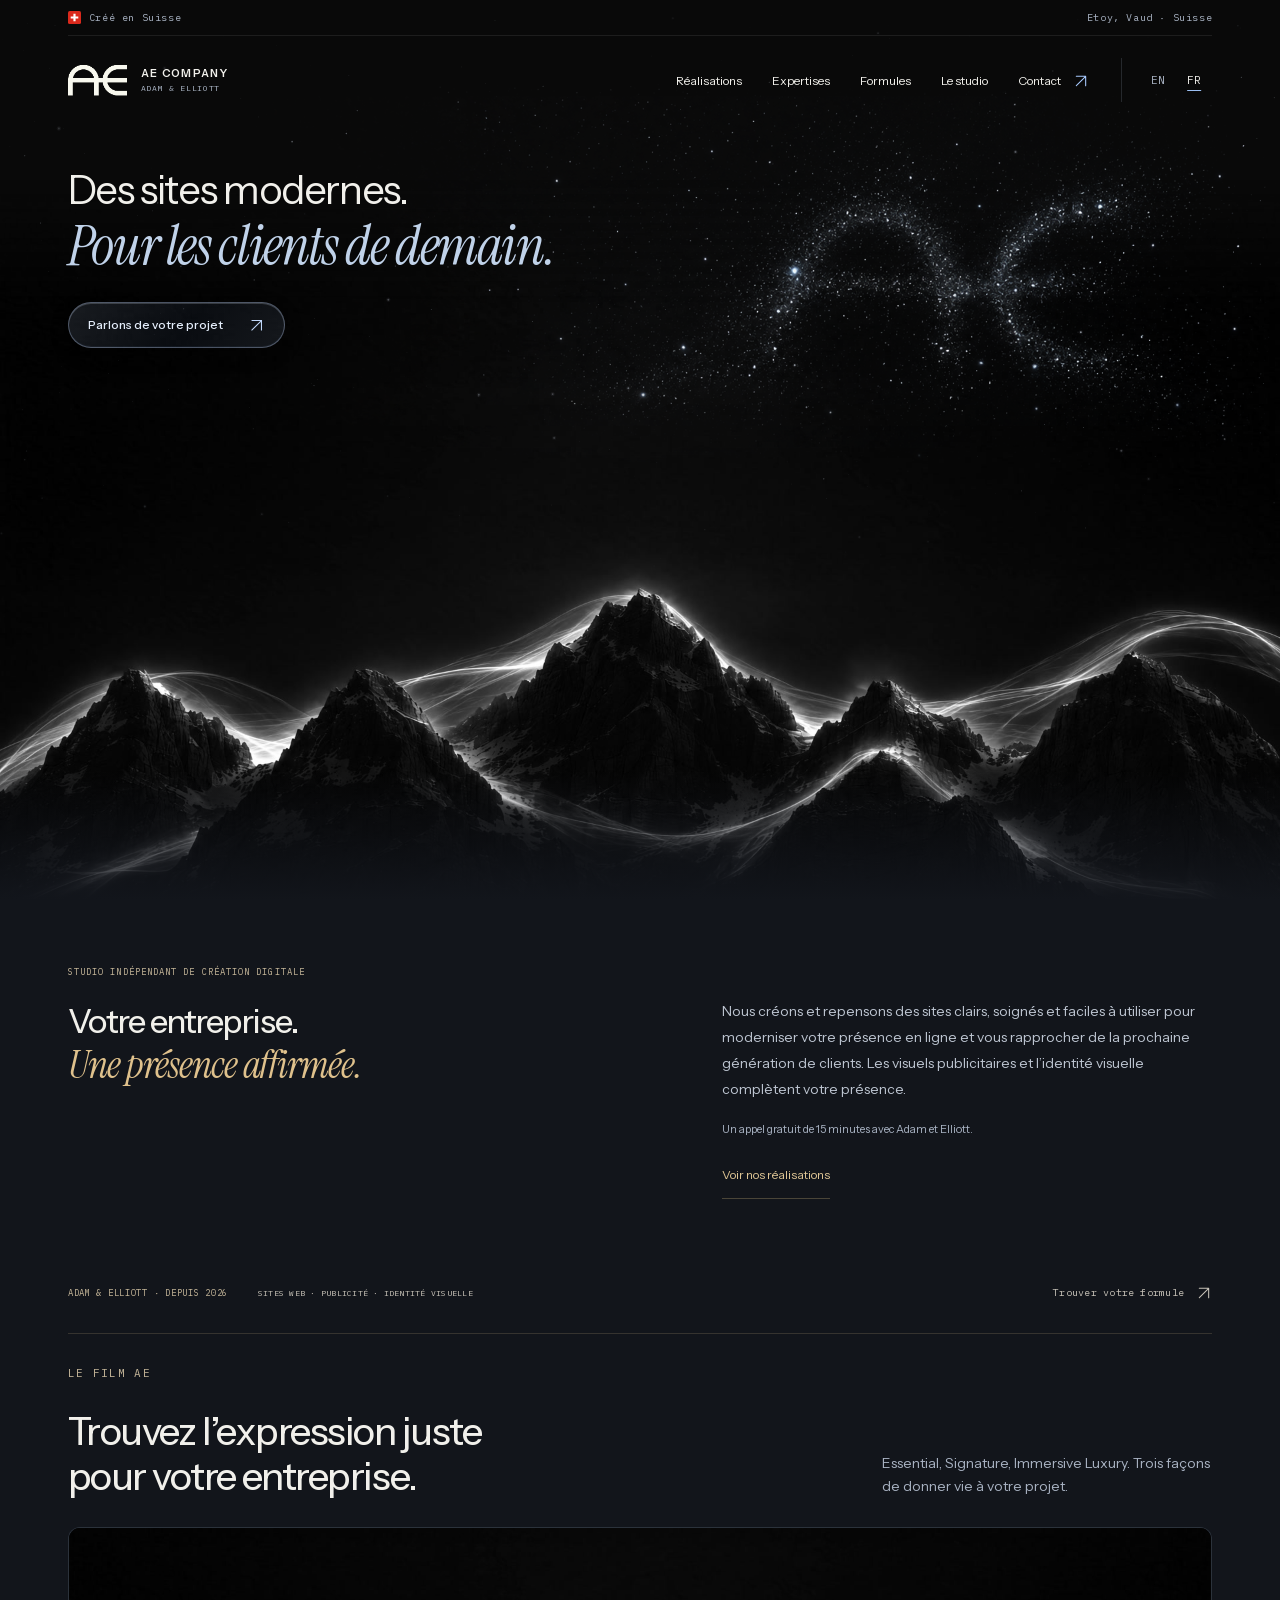
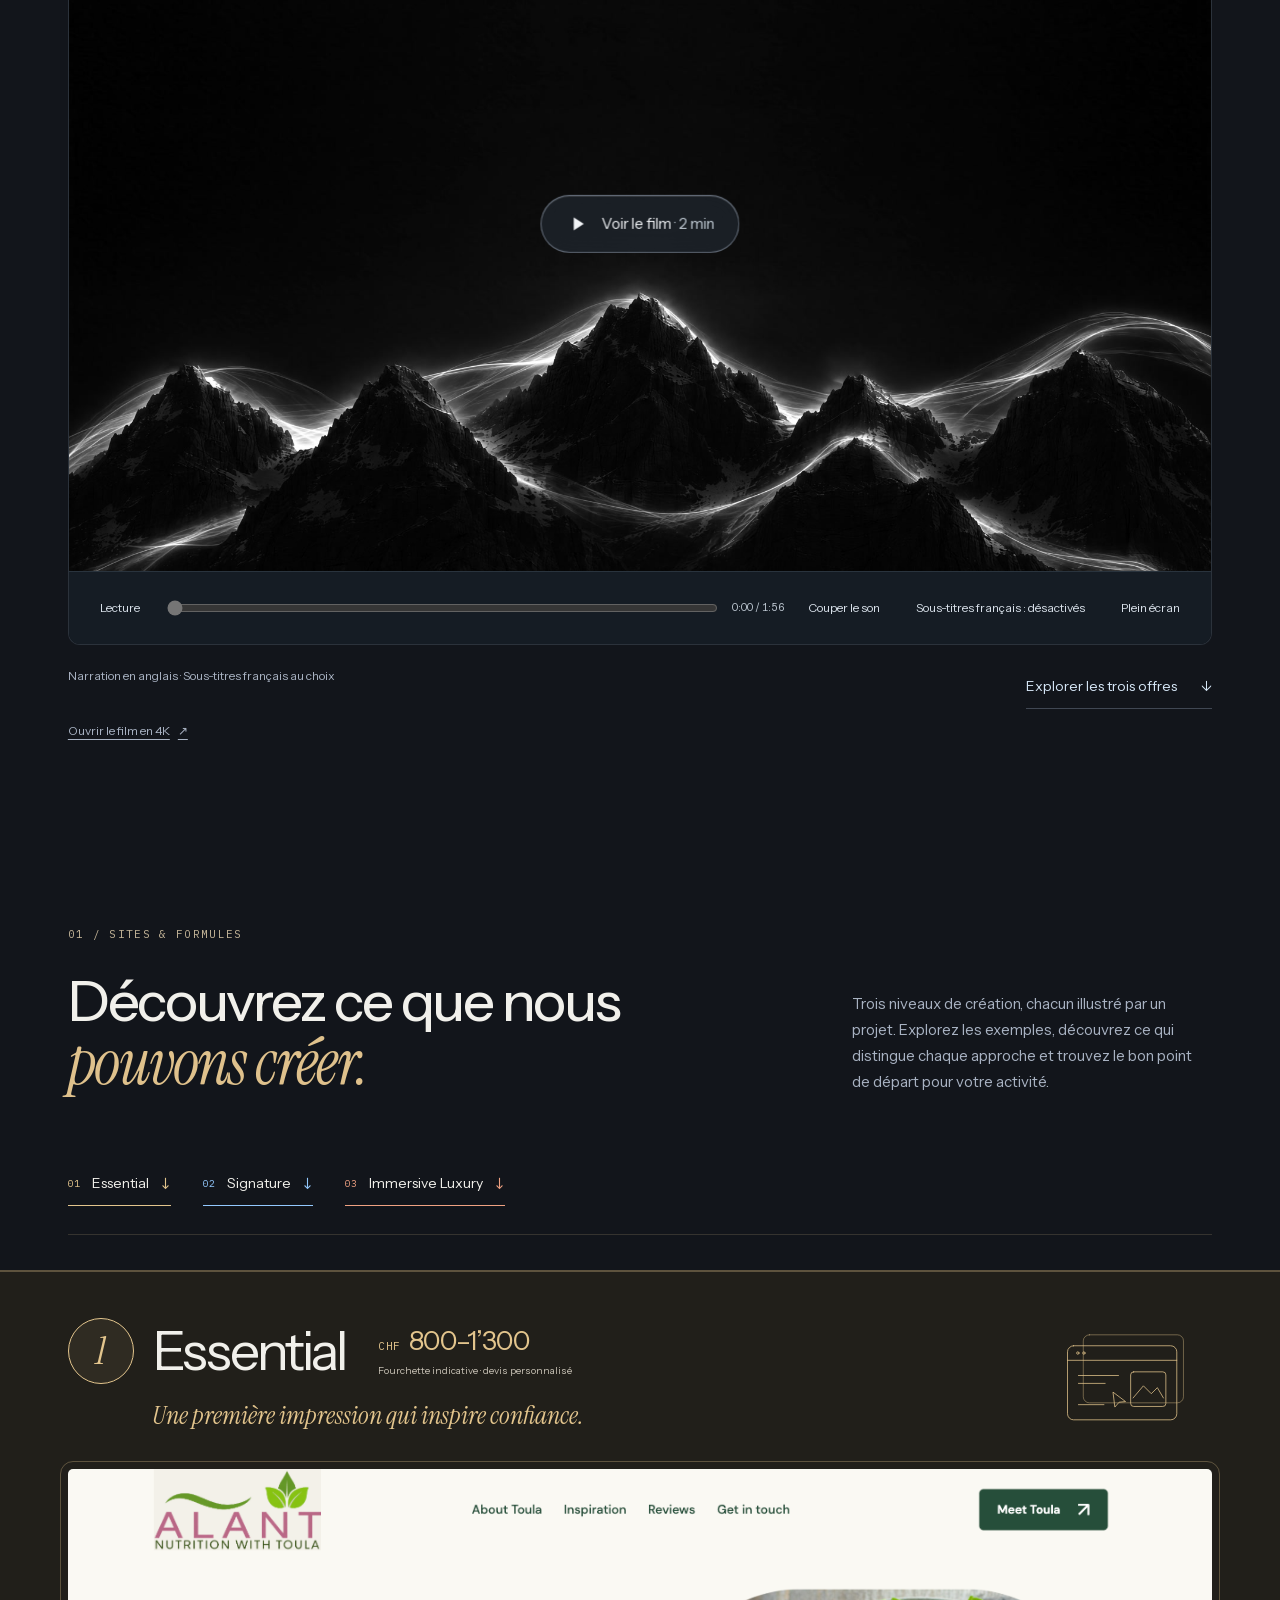
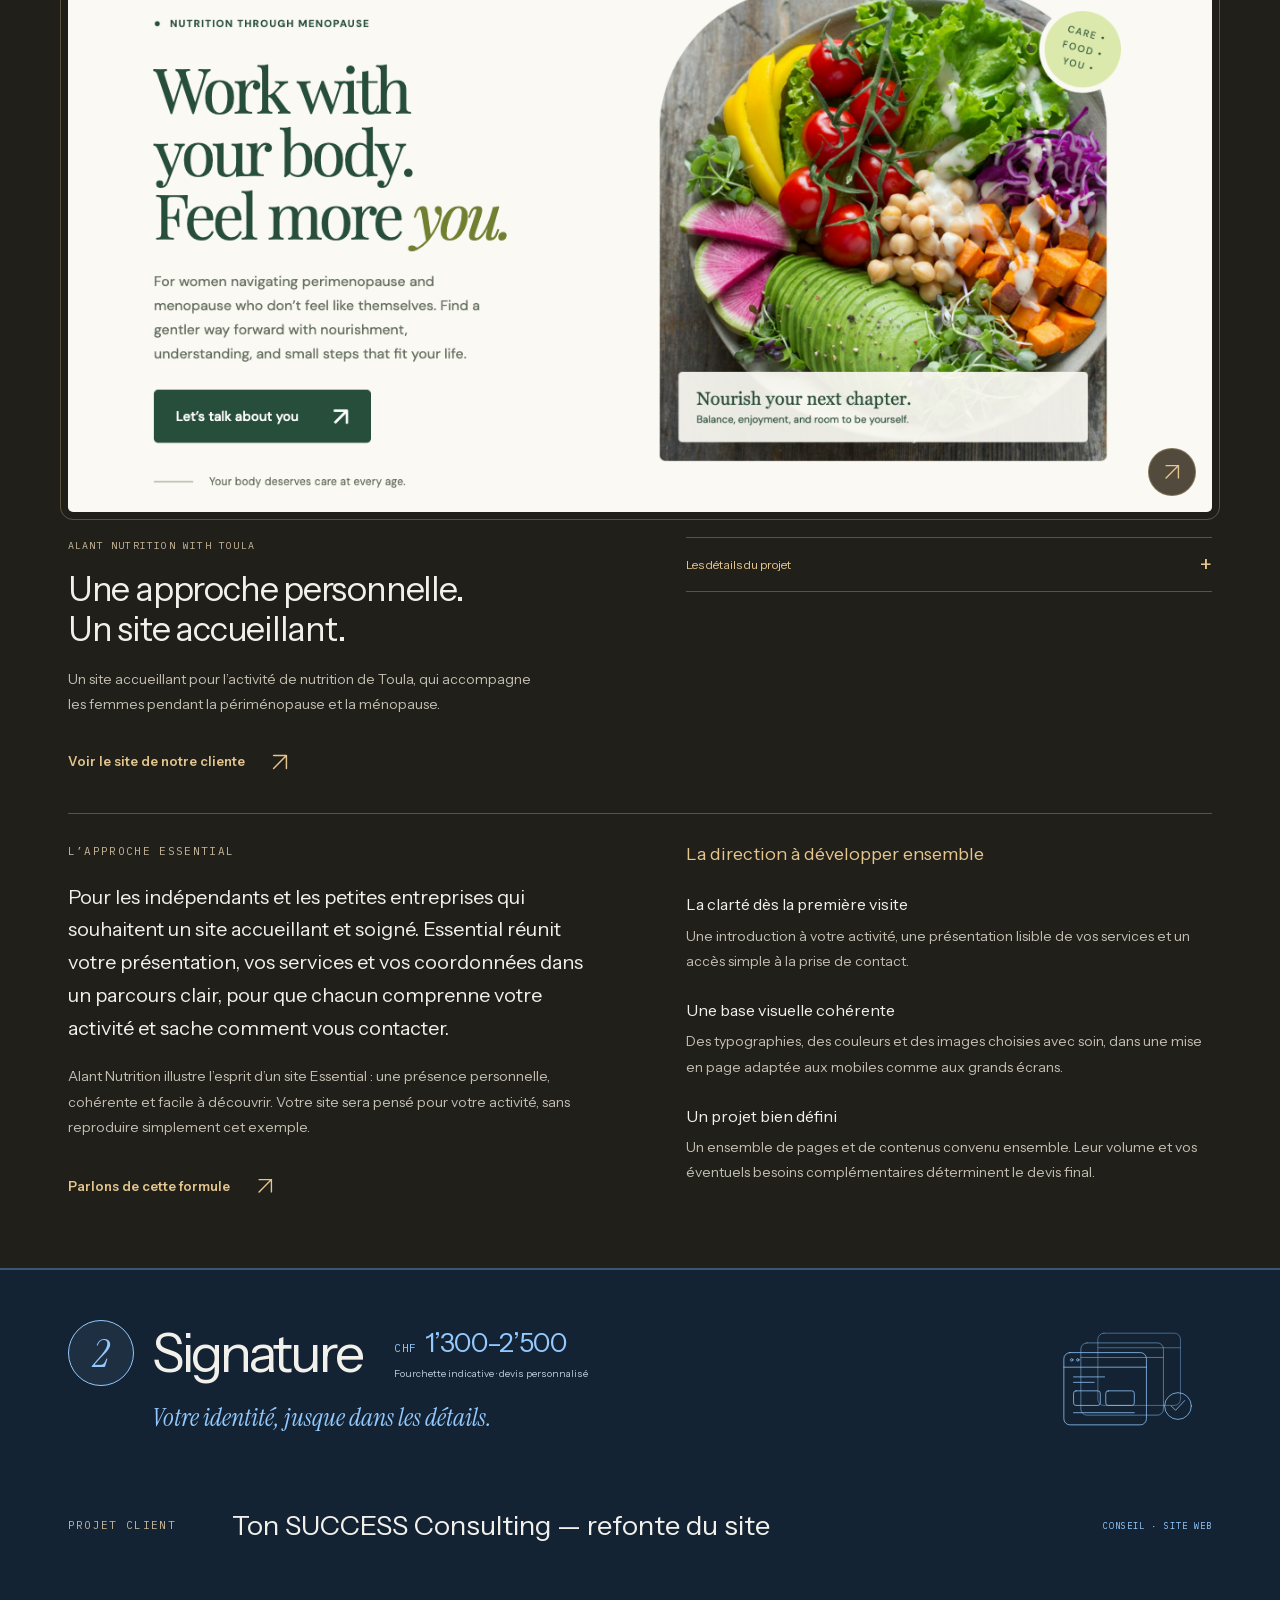
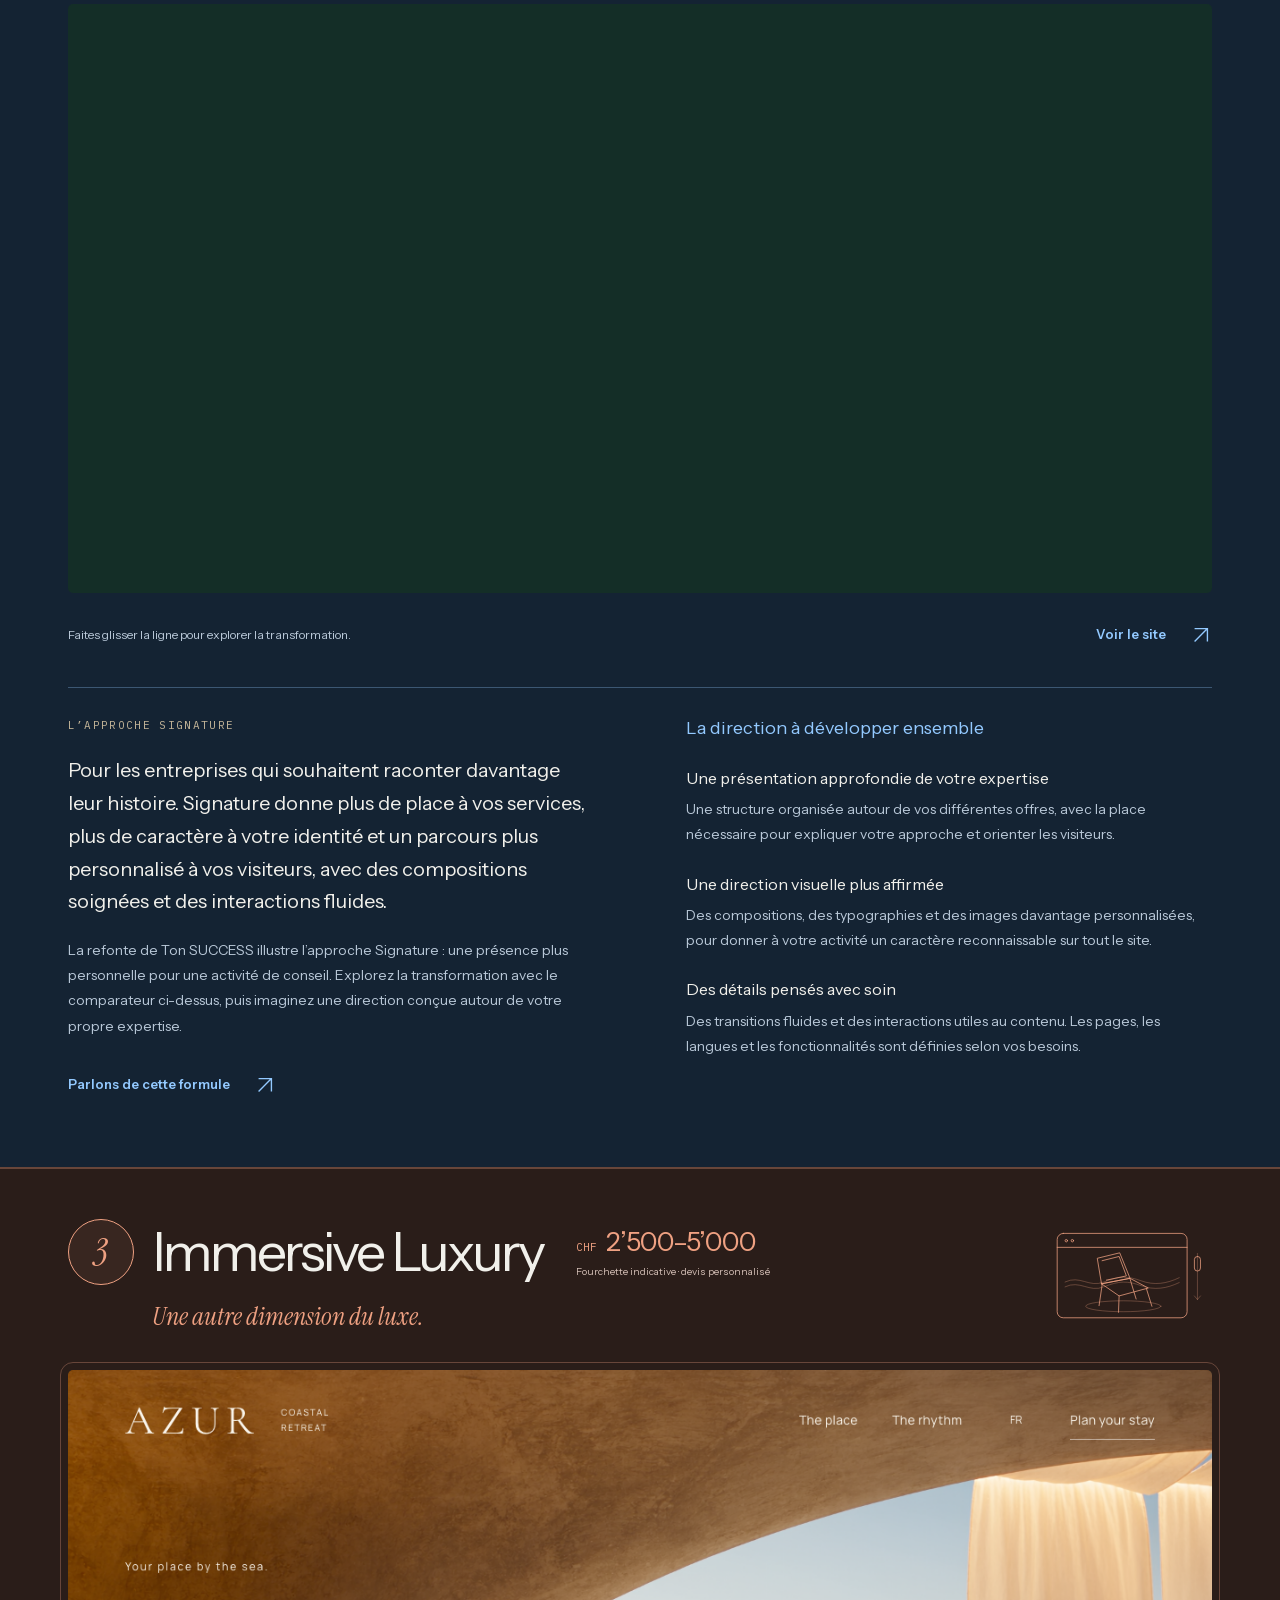
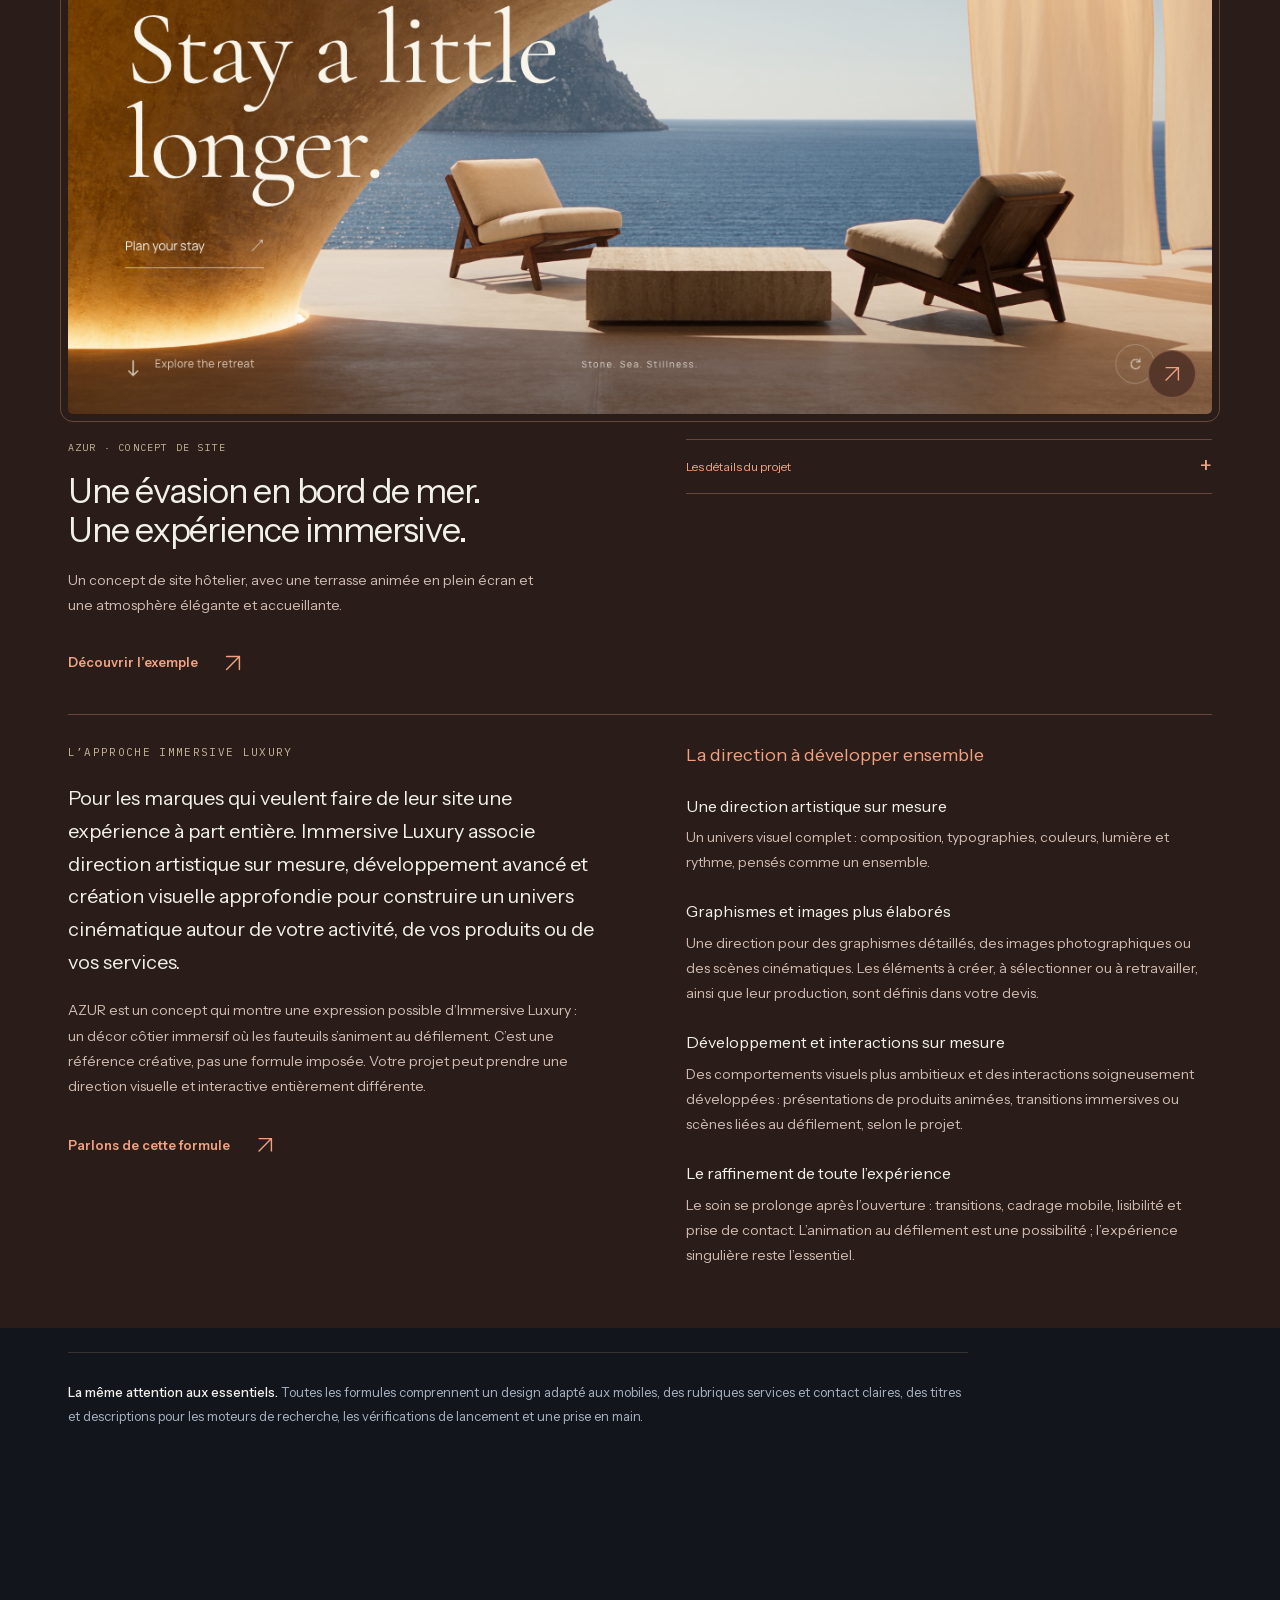
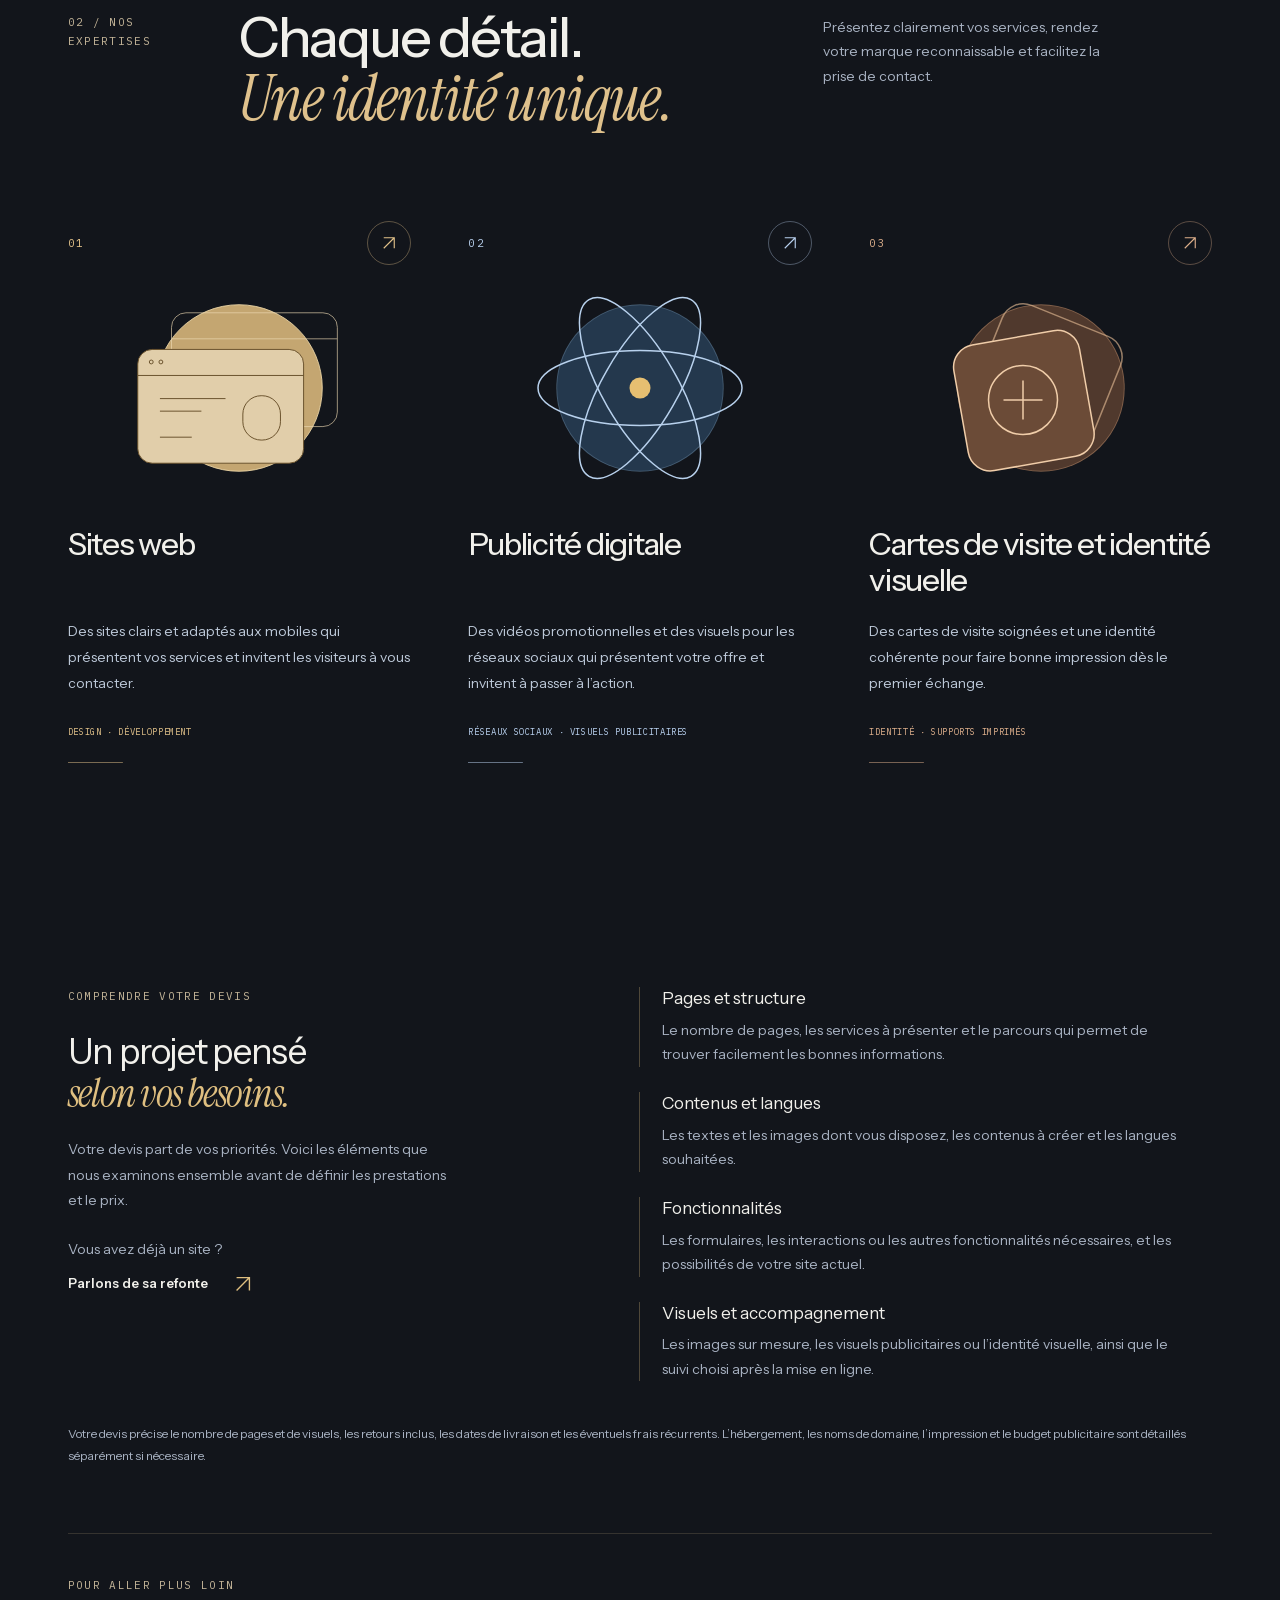
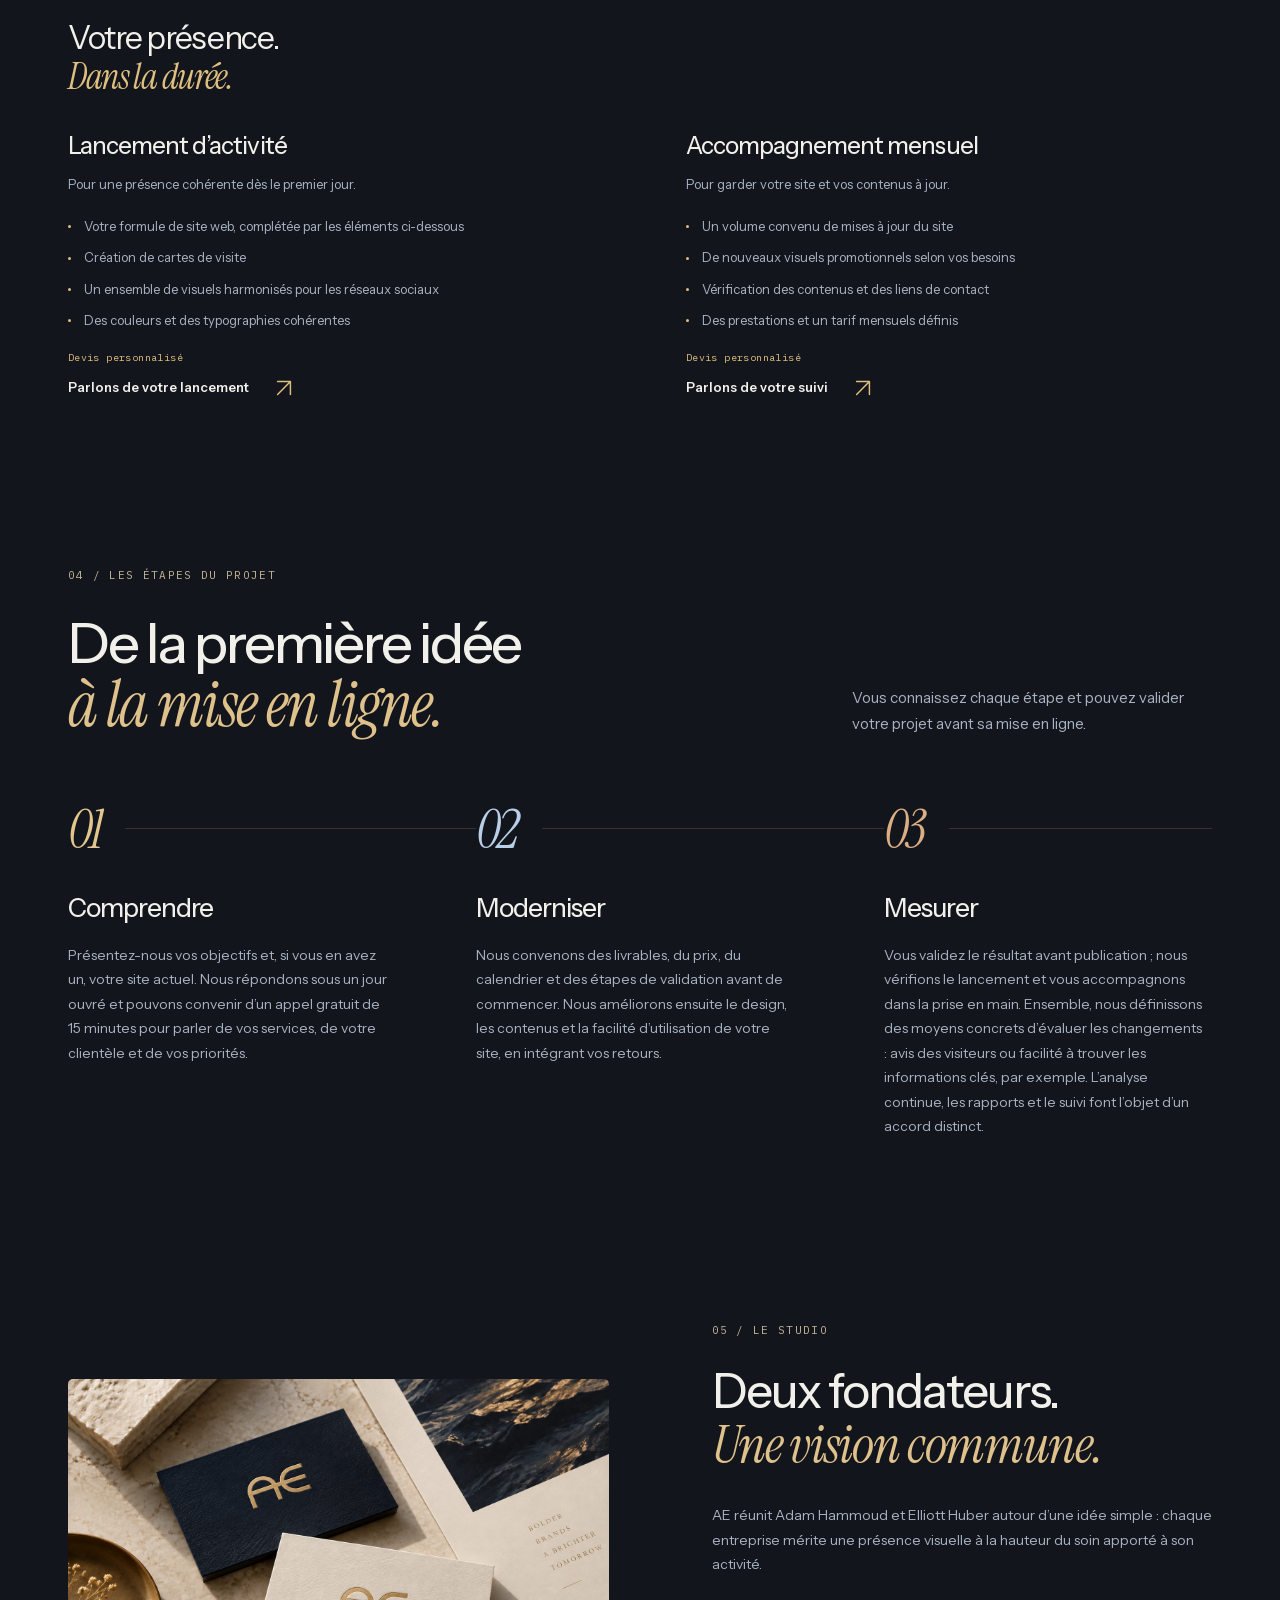
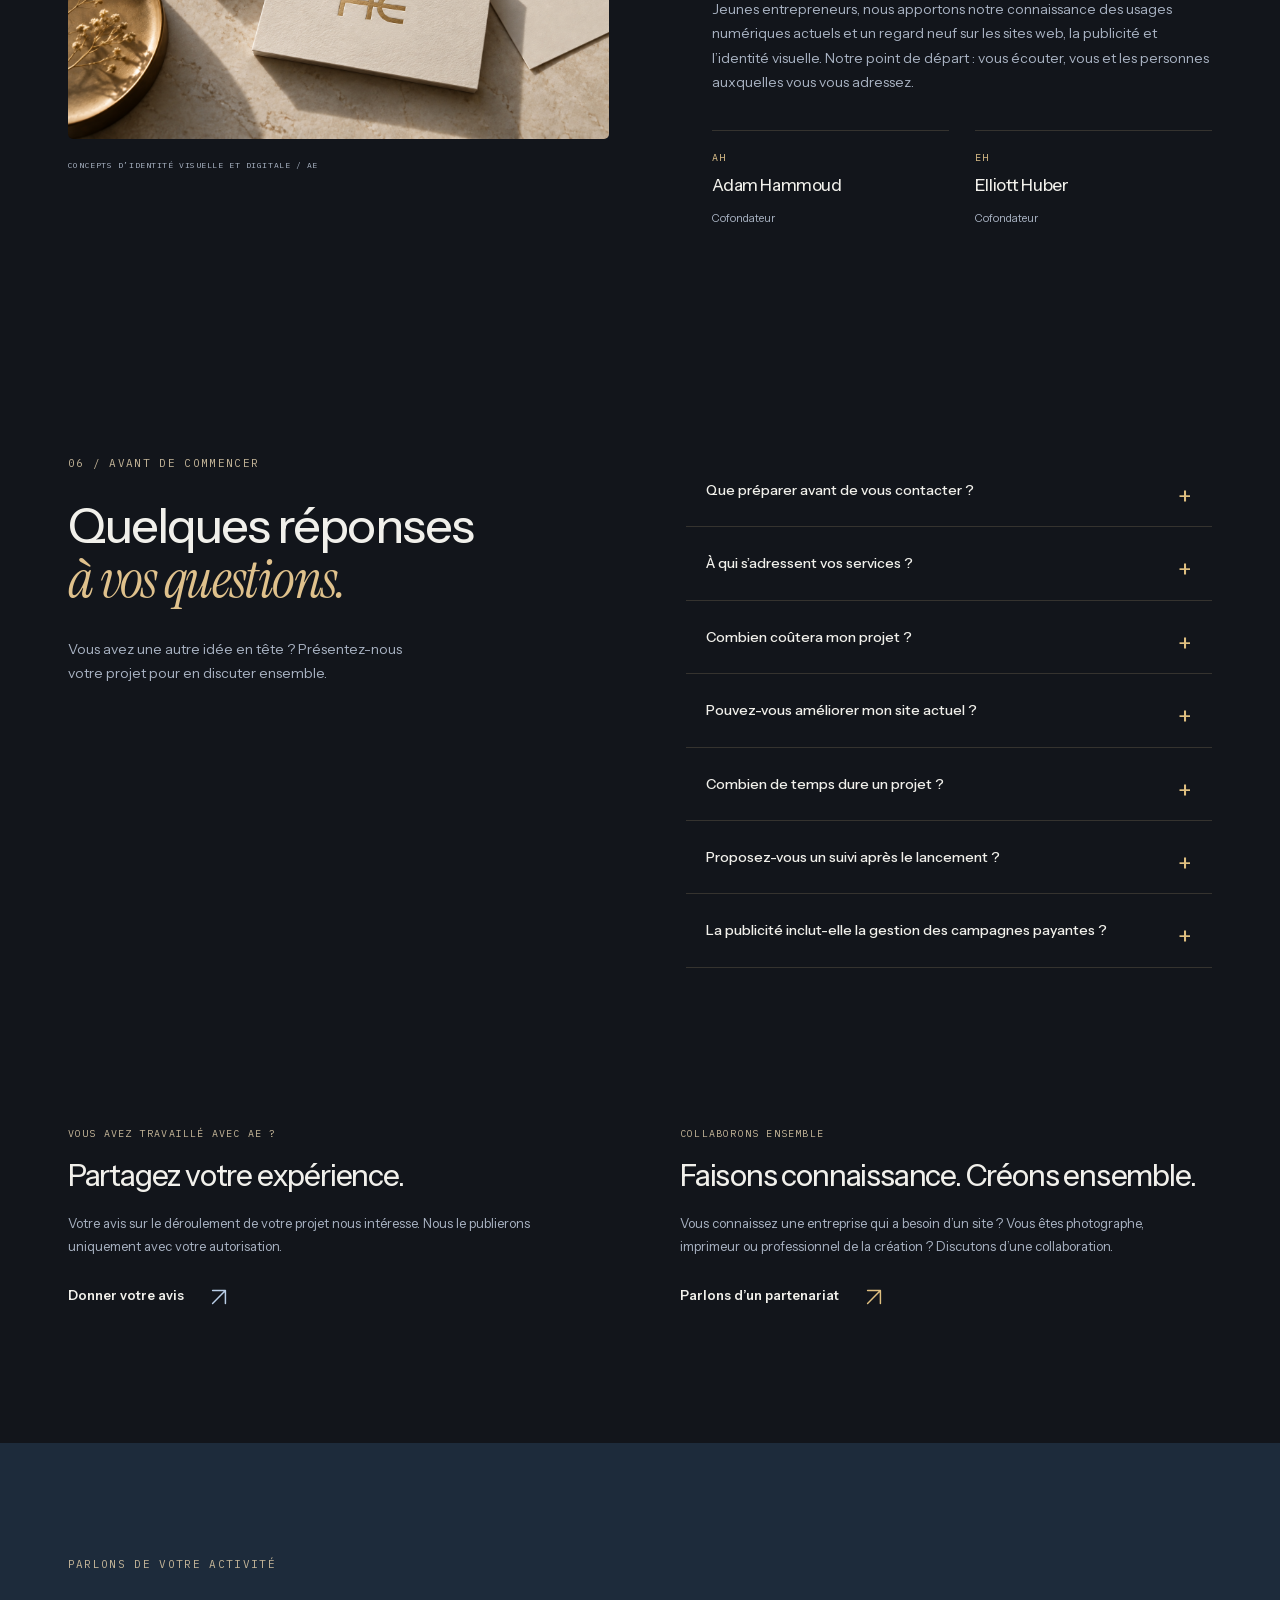
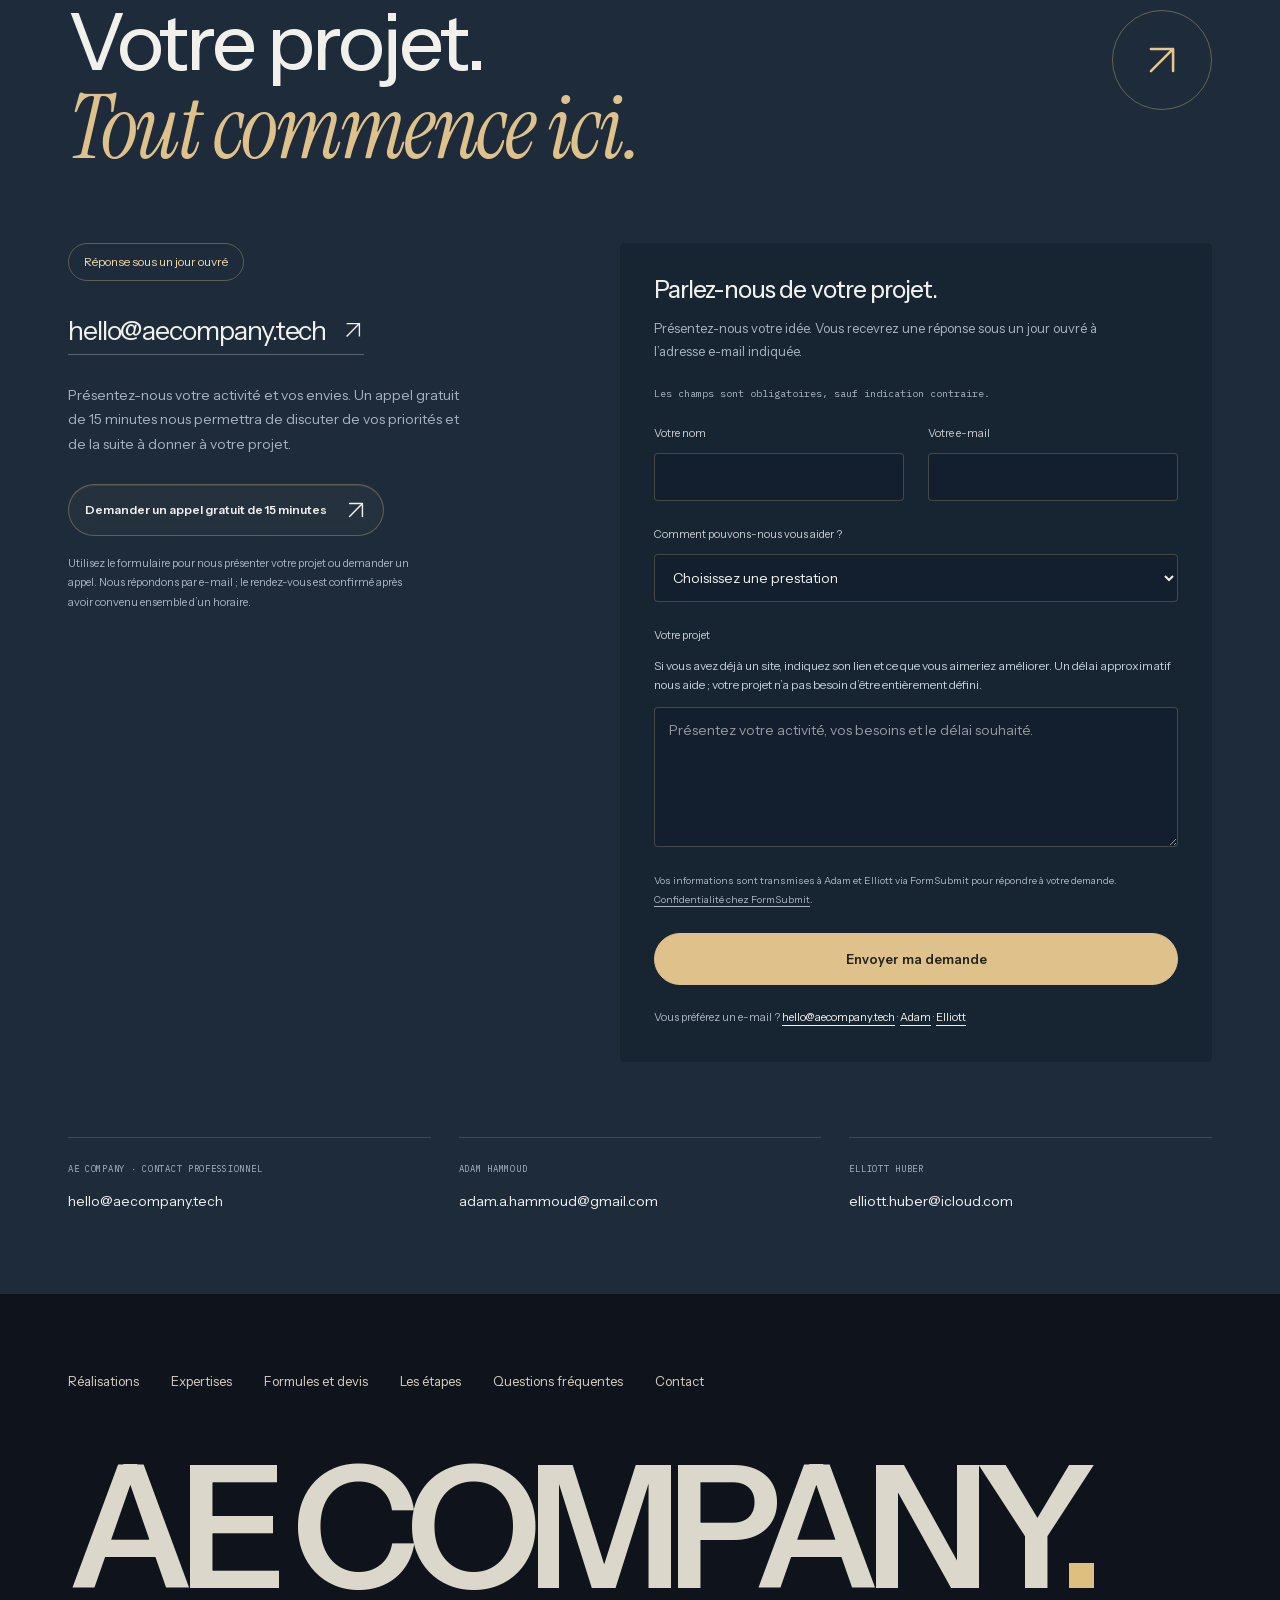
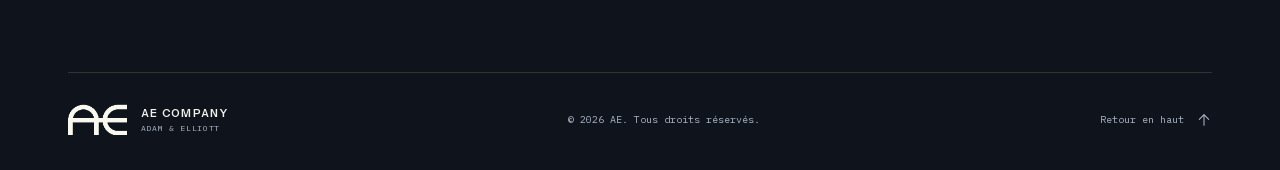
<file: fr.html>
<!doctype html>
<html lang="fr" data-design="alpine-20261015"><head>
  <meta name="google-site-verification" content="KUiAIVvuFUBRB7C92AHKaUUbf1mmQRdQFW1x3Q9IelU">
  <meta charset="utf-8"><meta name="viewport" content="width=device-width,initial-scale=1">
  <title>AE Company — Sites web et identité visuelle pour les petites entreprises</title>
  <meta name="description" content="Sites web, visuels publicitaires et identité visuelle pour les indépendants et les petites entreprises. Découvrez nos réalisations et demandez un appel gratuit de 15 minutes.">
  <meta name="theme-color" content="#12151b">
  <link rel="icon" type="image/svg+xml" href="data:image/svg+xml,%3Csvg xmlns='http://www.w3.org/2000/svg' viewBox='0 0 64 64'%3E%3Crect width='64' height='64' rx='12' fill='%2330395d'/%3E%3Ctext x='32' y='42' text-anchor='middle' font-family='Georgia' font-size='32' fill='%23f6f5e9'%3EAE%3C/text%3E%3C/svg%3E">




  <link rel="canonical" href="https://aecompany.tech/fr.html">
  <link rel="alternate" hreflang="en" href="https://aecompany.tech/">
  <link rel="alternate" hreflang="fr" href="https://aecompany.tech/fr.html">
  <link rel="alternate" hreflang="x-default" href="https://aecompany.tech/">








<link rel="preload" as="font" href="assets/fonts/instrument-sans-latin.woff2" type="font/woff2" crossorigin=""><link rel="preload" as="font" href="assets/fonts/instrument-serif-italic-latin.woff2" type="font/woff2" crossorigin=""><link rel="preload" as="image" href="assets/alpine/opening.jpg"><link rel="stylesheet" href="design.css?v=20261015-alpine-left-2"><link rel="stylesheet" href="refinements.css?v=20261015-gold-1"><script src="site.js?v=20261016-tier-motion-1" defer=""></script><script src="contact-form.js?v=20261016-clarity-2" defer=""></script><meta property="og:title" content="AE Company — Sites web et identité visuelle pour les petites entreprises"><meta property="og:description" content="Sites web, visuels publicitaires et identité visuelle pour les indépendants et les petites entreprises. Découvrez nos réalisations et demandez un appel gratuit de 15 minutes."><meta property="og:type" content="website"><meta property="og:url" content="https://aecompany.tech/fr.html"><meta property="og:image" content="https://aecompany.tech/assets/alpine/still.jpg"><meta property="og:locale" content="fr_CH"><link rel="stylesheet" href="constellation.css?v=20261016-stars-1"><script src="constellation.js?v=20261016-stars-1" defer></script><link rel="stylesheet" href="clarity.css?v=20261016-palettes-1"><link rel="stylesheet" href="company-film.css?v=20261016-1"><script src="company-film.js?v=20261016-1" defer></script></head>
<body>
<svg width="0" height="0" aria-hidden="true" style="position:absolute"><defs><filter id="ae-monogram-cutout" color-interpolation-filters="sRGB"><feColorMatrix type="matrix" values="0 0 0 0 0.973 0 0 0 0 0.973 0 0 0 0 0.933 1.3 0 0 0 -0.25"></feColorMatrix></filter></defs></svg>
<a class="skip" href="#main">Aller au contenu</a>

<header class="header"><div class="origin-row"><p class="swiss-origin"><svg xmlns="http://www.w3.org/2000/svg" viewBox="0 0 24 24" aria-hidden="true" focusable="false"><rect width="24" height="24" rx="3" fill="#DA291C"></rect><path d="M10 5h4v5h5v4h-5v5h-4v-5H5v-4h5z" fill="#fff"></path></svg><span>Créé en Suisse</span></p><span class="origin-location">Etoy, Vaud · Suisse</span></div>



<div class="nav-row"><a class="brand" href="#" aria-label="AE, accueil"><span class="logo"><img src="assets/ae-logo.png" alt="AE"></span><span class="brand-caption"><strong>AE COMPANY</strong><span>ADAM &amp; ELLIOTT</span></span></a><nav aria-label="Navigation principale" id="main-navigation"><a href="#work">Réalisations</a><a href="#services">Expertises</a><a href="#packages">Formules</a><a href="#studio" class="studio-nav">Le studio</a><a class="nav-contact" href="#contact">Contact <span aria-hidden="true"><svg class="ae-icon" xmlns="http://www.w3.org/2000/svg" width="24" height="24" viewBox="0 0 24 24" fill="none" stroke="currentColor" stroke-width="1.6" stroke-linecap="round" stroke-linejoin="round" aria-hidden="true" focusable="false"><path d="M5 19 19 5M5 5h14v14"></path></svg></span></a></nav><div class="language-switch" role="group" aria-label="Choisir la langue"><a href="/" lang="en" hreflang="en" aria-label="English">EN</a><a href="/fr.html" lang="fr" hreflang="fr" aria-label="Français" aria-current="page">FR</a></div><button class="menu-toggle" type="button" aria-expanded="false" aria-controls="main-navigation"><span>Menu</span><svg viewBox="0 0 24 24" fill="none" stroke="currentColor" stroke-width="1.5" aria-hidden="true"><path d="M4 8h16M4 16h16"></path></svg></button></div></header>
<main id="main">
  <section class="hero" aria-labelledby="hero-title">
    <div class="hero-media" aria-hidden="true"><img class="hero-poster" src="assets/alpine/opening.jpg" alt="" width="1920" height="1080" fetchpriority="high"><video id="alpine-intro" muted="" playsinline="" preload="none" poster="assets/alpine/opening.jpg" aria-hidden="true" tabindex="-1"></video><video id="alpine-ambient" muted="" loop="" playsinline="" preload="none" aria-hidden="true" tabindex="-1"></video></div>
    <script>
      // Begin buffering the opening before the deferred interface scripts execute.
      (() => {
        if (matchMedia('(prefers-reduced-motion: reduce)').matches || navigator.connection?.saveData) return;
        const video = document.getElementById('alpine-intro');
        const size = innerWidth <= 760 ? 'mobile' : innerWidth >= 1800 ? '4k' : 'hd';
        video.preload = 'auto';
        video.src = `assets/alpine/intro-${size}.mp4`;
      })();
    </script>


    <svg class="constellation-filters" aria-hidden="true" focusable="false">
      <defs><filter id="constellation-clear-sky" color-interpolation-filters="sRGB" x="0" y="0" width="100%" height="100%">
        <!-- Suppress faint fog without hard-thresholding or clipping bright stars. -->
        <feComponentTransfer>
          <feFuncR type="gamma" amplitude="1" exponent="1.4" offset="0"/>
          <feFuncG type="gamma" amplitude="1" exponent="1.4" offset="0"/>
          <feFuncB type="gamma" amplitude="1" exponent="1.4" offset="0"/>
        </feComponentTransfer>
      </filter></defs>
    </svg>
    <svg class="hero-stars" aria-hidden="true" focusable="false" preserveAspectRatio="none"></svg>
    <div class="hero-constellation" aria-hidden="true">
      <img class="constellation-poster" src="assets/constellation/original-stardust.png" width="1672" height="941" alt="" decoding="async">
    </div>
    <div class="hero-copy"><h1 id="hero-title"><span>Des sites modernes.</span> <span class="hero-title-accent">Pour les clients de demain.</span></h1><div class="hero-actions"><a class="button hero-button glass-action" href="#contact">Parlons de votre projet <svg class="ae-icon" viewBox="0 0 24 24" fill="none" stroke="currentColor" stroke-width="1.5" aria-hidden="true"><path d="M5 19 19 5M5 5h14v14"></path></svg></a></div></div>


  <span class="hero-status sr-only" role="status" aria-live="polite"></span></section><section class="opening-summary" aria-labelledby="opening-introduction"><div class="opening-summary-heading"><span class="hero-side-note">STUDIO INDÉPENDANT DE CRÉATION DIGITALE</span><h2 id="opening-introduction"><span>Votre entreprise.</span><span>Une présence affirmée.</span></h2></div><div class="opening-summary-copy"><p class="intro">Nous créons et repensons des sites clairs, soignés et faciles à utiliser pour moderniser votre présence en ligne et vous rapprocher de la prochaine génération de clients. Les visuels publicitaires et l’identité visuelle complètent votre présence.</p><p class="hero-assurance">Un appel gratuit de 15 minutes avec Adam et Elliott.</p><a class="hero-secondary" href="#work">Voir nos réalisations</a></div><div class="opening-summary-meta"><p class="eyebrow hero-kicker">ADAM &amp; ELLIOTT · DEPUIS 2026</p><div class="hero-bottom"><span>SITES WEB · PUBLICITÉ · IDENTITÉ VISUELLE</span><a href="#packages">Trouver votre formule <span aria-hidden="true"><svg class="ae-icon" xmlns="http://www.w3.org/2000/svg" width="24" height="24" viewBox="0 0 24 24" fill="none" stroke="currentColor" stroke-width="1.6" stroke-linecap="round" stroke-linejoin="round" aria-hidden="true" focusable="false"><path d="M5 19 19 5M5 5h14v14"></path></svg></span></a></div></div></section><section class="company-film" id="ae-film" aria-labelledby="company-film-title" data-language="fr">
 <div class="company-film-heading"><div><p class="eyebrow">LE FILM AE</p><h2 id="company-film-title">Trouvez l’expression juste pour votre entreprise.</h2></div><p>Essential, Signature, Immersive Luxury. Trois façons de donner vie à votre projet.</p></div>
 <div class="company-film-player">
  <div class="company-film-picture">
   <video id="company-film-video" poster="assets/company-film/poster.jpg" data-src="https://d2ol7oe51mr4n9.cloudfront.net/user_3K2wb7OLpbDcer96wV2817pY6uY/ffc17b9e-4218-4ea3-875e-cbd4f5519dae.mp4" preload="none" playsinline aria-label="Présentation des trois offres AE Company"></video>
   <button class="company-film-cover" type="button" hidden aria-controls="company-film-video"><span class="company-film-play-icon" aria-hidden="true"><svg viewBox="0 0 24 24" fill="none"><path d="m9 5 11 7-11 7V5Z" fill="currentColor"/></svg></span><span>Voir le film <span class="company-film-runtime">· 2 min</span></span></button>
  </div>
  <div class="company-film-controls" hidden>
   <div class="company-film-transport"><button type="button" data-film="play" aria-controls="company-film-video">Lecture</button><input data-film="seek" type="range" min="0" max="116" step="0.1" value="0" disabled aria-label="Position dans le film"><span data-film="time">0:00 / 1:56</span></div>
   <button type="button" data-film="mute" aria-pressed="false">Couper le son</button>
   <button type="button" data-film="subtitles" aria-pressed="false">Sous-titres français : désactivés</button>
   <button type="button" data-film="fullscreen">Plein écran</button>
  </div>
 </div>
 <div class="company-film-bottom"><div><p class="company-film-note">Narration en anglais · Sous-titres français au choix</p><p class="company-film-status" role="status" aria-live="polite"></p></div><a class="company-film-explore" href="#packages">Explorer les trois offres <span aria-hidden="true">↓</span></a></div>
 <a class="company-film-original" href="https://d2ol7oe51mr4n9.cloudfront.net/user_3K2wb7OLpbDcer96wV2817pY6uY/33d1e7a1-7c18-4697-bf8c-99a968cb3000.mp4" target="_blank" rel="noopener">Ouvrir le film en 4K <span aria-hidden="true">↗</span></a>
</section><section class="section work-section package-showcase" id="work" aria-labelledby="work-title"><div class="growth-heading reveal"><div><p class="eyebrow">01 / SITES &amp; FORMULES</p><h2 id="work-title">Découvrez ce que nous<br><em>pouvons créer.</em></h2></div><p>Trois niveaux de création, chacun illustré par un projet. Explorez les exemples, découvrez ce qui distingue chaque approche et trouvez le bon point de départ pour votre activité.</p></div><div id="packages"><nav class="tier-index" aria-label="Découvrir les formules"><a href="#package-essential"><span>01</span>Essential<span aria-hidden="true">↓</span></a><a href="#package-signature"><span>02</span>Signature<span aria-hidden="true">↓</span></a><a href="#package-immersive"><span>03</span>Immersive Luxury<span aria-hidden="true">↓</span></a></nav><div class="website-tiers"><article class="website-tier tier-chapter" data-tier="essential" id="package-essential" aria-labelledby="tier-essential-title">
 <div class="tier-chapter-heading reveal"><div class="tier-heading-copy"><div class="tier-title-row"><div class="tier-name"><span class="tier-number" aria-hidden="true">1</span><h3 id="tier-essential-title">Essential</h3></div><div class="tier-heading-price"><p class="package-price"><span class="tier-currency">CHF</span> <span>800–1’300</span></p>
 <p class="tier-range-note">Fourchette indicative · devis personnalisé</p></div></div><p class="tier-tagline">Une première impression qui inspire confiance.</p></div><div class="tier-art"><svg viewBox="0 0 280 190" fill="none" aria-hidden="true"><g class="tier-back"><rect x="68" y="28" width="165" height="112" rx="10"/></g><g class="tier-front"><rect x="42" y="46" width="180" height="122" rx="10"/><path d="M42 70h180M60 95h66M60 108h44M60 143h42"/><rect x="146" y="89" width="58" height="57" rx="5"/><path d="m150 132 17-20 13 13 10-10 10 17"/><circle cx="59" cy="58" r="2"/><circle cx="69" cy="58" r="2"/></g><path class="tier-cursor" d="m117 123 3 24 7-8 10-1z"/></svg></div></div>
 <div class="tier-project reveal"><article class="case-study" id="alant-project">
  <a class="case-image" href="https://alant-nutrition.com/" target="_blank" rel="noopener noreferrer" aria-label="Voir le site d’Alant Nutrition (s’ouvre dans un nouvel onglet)"><img src="alant-project-current.png" width="1280" height="720" alt="La page d’accueil actuelle d’Alant Nutrition : une présentation de son approche et un bol coloré d’aliments frais" loading="lazy" decoding="async"><span class="project-open" aria-hidden="true"><svg class="ae-icon" viewBox="0 0 24 24" fill="none" stroke="currentColor" stroke-width="1.5" aria-hidden="true"><path d="M5 19 19 5M5 5h14v14"></path></svg></span></a>
  <div class="case-copy"><p class="eyebrow">ALANT NUTRITION WITH TOULA</p><h4>Une approche personnelle.<br>Un site accueillant.</h4><p>Un site accueillant pour l’activité de nutrition de Toula, qui accompagne les femmes pendant la périménopause et la ménopause.</p><details class="project-details"><summary>Les détails du projet<span aria-hidden="true">+</span></summary><dl><div><dt>L’objectif</dt><dd>Présenter la praticienne et permettre de découvrir facilement ses services.</dd></div><div><dt>Notre réalisation</dt><dd>Un accueil clair, une présentation de Toula, son approche nutritionnelle, une rubrique d’inspiration et des liens de contact.</dd></div><div><dt>Les choix de design</dt><dd>Des images chaleureuses, des contenus lisibles et une identité visuelle cohérente sur tout le site.</dd></div></dl></details><a class="text-link" href="https://alant-nutrition.com/" target="_blank" rel="noopener noreferrer">Voir le site de notre cliente <span aria-hidden="true"><svg class="ae-icon" xmlns="http://www.w3.org/2000/svg" width="24" height="24" viewBox="0 0 24 24" fill="none" stroke="currentColor" stroke-width="1.6" stroke-linecap="round" stroke-linejoin="round" aria-hidden="true" focusable="false"><path d="M5 19 19 5M5 5h14v14"></path></svg></span></a></div>
 </article></div>
 <div class="tier-story reveal"><div class="tier-overview"><p class="eyebrow">L’APPROCHE ESSENTIAL</p><p class="tier-description">Pour les indépendants et les petites entreprises qui souhaitent un site accueillant et soigné. Essential réunit votre présentation, vos services et vos coordonnées dans un parcours clair, pour que chacun comprenne votre activité et sache comment vous contacter.</p><p class="tier-example-note">Alant Nutrition illustre l’esprit d’un site Essential : une présence personnelle, cohérente et facile à découvrir. Votre site sera pensé pour votre activité, sans reproduire simplement cet exemple.</p><a class="text-link tier-cta" href="#enquiry" data-enquiry-service="website" data-enquiry-package="Essential">Parlons de cette formule <svg class="ae-icon" viewBox="0 0 24 24" fill="none" stroke="currentColor" stroke-width="1.5" aria-hidden="true"><path d="M5 19 19 5M5 5h14v14"/></svg></a></div><div class="tier-capabilities"><h4>La direction à développer ensemble</h4><dl><div><dt>La clarté dès la première visite</dt><dd>Une introduction à votre activité, une présentation lisible de vos services et un accès simple à la prise de contact.</dd></div><div><dt>Une base visuelle cohérente</dt><dd>Des typographies, des couleurs et des images choisies avec soin, dans une mise en page adaptée aux mobiles comme aux grands écrans.</dd></div><div><dt>Un projet bien défini</dt><dd>Un ensemble de pages et de contenus convenu ensemble. Leur volume et vos éventuels besoins complémentaires déterminent le devis final.</dd></div></dl></div></div>
</article><article class="website-tier tier-chapter" data-tier="signature" id="package-signature" aria-labelledby="tier-signature-title">
 <div class="tier-chapter-heading reveal"><div class="tier-heading-copy"><div class="tier-title-row"><div class="tier-name"><span class="tier-number" aria-hidden="true">2</span><h3 id="tier-signature-title">Signature</h3></div><div class="tier-heading-price"><p class="package-price"><span class="tier-currency">CHF</span> <span>1’300–2’500</span></p>
 <p class="tier-range-note">Fourchette indicative · devis personnalisé</p></div></div><p class="tier-tagline">Votre identité, jusque dans les détails.</p></div><div class="tier-art"><svg viewBox="0 0 280 190" fill="none" aria-hidden="true"><g class="tier-back"><rect x="92" y="22" width="136" height="119" rx="10"/><path d="M92 46h136"/></g><g class="tier-middle"><rect x="64" y="38" width="136" height="119" rx="10"/><path d="M64 62h136"/></g><g class="tier-front"><rect x="36" y="54" width="136" height="119" rx="10"/><path d="M36 78h136M52 94h51M52 103h34M52 153h100"/><rect x="52" y="117" width="44" height="24" rx="4"/><rect x="105" y="117" width="47" height="24" rx="4"/><circle cx="49" cy="66" r="2"/><circle cx="59" cy="66" r="2"/></g><g class="tier-detail"><circle cx="224" cy="142" r="22"/><path d="m213 142 7 7 15-16"/></g></svg></div></div>
 <div class="tier-project reveal"><article class="client-showcase" id="tonsuccess-project" aria-labelledby="tonsuccess-title"><div class="project-heading"><p class="eyebrow">PROJET CLIENT</p><h4 class="project-title" id="tonsuccess-title">Ton SUCCESS Consulting — refonte du site</h4><span class="project-category">CONSEIL · SITE WEB</span></div>

  <iframe src="https://tonsuccess.com/compare/?embed=1&amp;lang=fr" title="Ton SUCCESS : faites glisser la ligne pour comparer l’ancien et le nouveau site" loading="lazy" allow="autoplay" width="1200" height="680" referrerpolicy="strict-origin-when-cross-origin"></iframe>
 <div class="project-footer"><p>Faites glisser la ligne pour explorer la transformation.</p><a class="text-link" href="https://tonsuccess.com/" target="_blank" rel="noopener noreferrer">Voir le site <svg class="ae-icon" viewBox="0 0 24 24" fill="none" stroke="currentColor" stroke-width="1.5" aria-hidden="true"><path d="M5 19 19 5M5 5h14v14"></path></svg></a></div></article></div>
 <div class="tier-story reveal"><div class="tier-overview"><p class="eyebrow">L’APPROCHE SIGNATURE</p><p class="tier-description">Pour les entreprises qui souhaitent raconter davantage leur histoire. Signature donne plus de place à vos services, plus de caractère à votre identité et un parcours plus personnalisé à vos visiteurs, avec des compositions soignées et des interactions fluides.</p><p class="tier-example-note">La refonte de Ton SUCCESS illustre l’approche Signature : une présence plus personnelle pour une activité de conseil. Explorez la transformation avec le comparateur ci-dessus, puis imaginez une direction conçue autour de votre propre expertise.</p><a class="text-link tier-cta" href="#enquiry" data-enquiry-service="website" data-enquiry-package="Signature">Parlons de cette formule <svg class="ae-icon" viewBox="0 0 24 24" fill="none" stroke="currentColor" stroke-width="1.5" aria-hidden="true"><path d="M5 19 19 5M5 5h14v14"/></svg></a></div><div class="tier-capabilities"><h4>La direction à développer ensemble</h4><dl><div><dt>Une présentation approfondie de votre expertise</dt><dd>Une structure organisée autour de vos différentes offres, avec la place nécessaire pour expliquer votre approche et orienter les visiteurs.</dd></div><div><dt>Une direction visuelle plus affirmée</dt><dd>Des compositions, des typographies et des images davantage personnalisées, pour donner à votre activité un caractère reconnaissable sur tout le site.</dd></div><div><dt>Des détails pensés avec soin</dt><dd>Des transitions fluides et des interactions utiles au contenu. Les pages, les langues et les fonctionnalités sont définies selon vos besoins.</dd></div></dl></div></div>
</article><article class="website-tier tier-chapter" data-tier="immersive" id="package-immersive" aria-labelledby="tier-immersive-title">
 <div class="tier-chapter-heading reveal"><div class="tier-heading-copy"><div class="tier-title-row"><div class="tier-name"><span class="tier-number" aria-hidden="true">3</span><h3 id="tier-immersive-title">Immersive Luxury</h3></div><div class="tier-heading-price"><p class="package-price"><span class="tier-currency">CHF</span> <span>2’500–5’000</span></p>
 <p class="tier-range-note">Fourchette indicative · devis personnalisé</p></div></div><p class="tier-tagline">Une autre dimension du luxe.</p></div><div class="tier-art"><svg viewBox="0 0 280 190" fill="none" aria-hidden="true"><rect x="25" y="24" width="214" height="139" rx="10"/><path d="M25 47h214"/><circle cx="40" cy="36" r="2"/><circle cx="50" cy="36" r="2"/><g class="tier-horizon"><path d="M38 104c25-12 39 10 64 0s39-10 61-2 42 5 63-5M38 112c25-12 39 10 64 0s39-10 61-2 42 5 63-5"/></g><ellipse class="tier-floor" cx="134" cy="144" rx="62" ry="9"/><g class="tier-chair"><path d="m98 107-7-42 37-9 17 42-47 9Z"/><path d="m98 107 47-9 30 16-48 13-29-20ZM99 109l-5 34M127 127l-1 27M172 115l9 29M145 99l10 33"/><path d="m99 69 28-7 12 32-33 7"/></g><path class="tier-scroll-rail" d="M256 57v76m-5-6 5 6 5-6"/><rect class="tier-scroll-thumb" x="251" y="62" width="10" height="24" rx="5"/></svg></div></div>
 <div class="tier-project reveal"><article class="case-study" id="azur-example">
  <a class="case-image" href="https://azur-coastal-retreat.vercel.app/" target="_blank" rel="noopener noreferrer" aria-label="Découvrir le site concept AZUR (s’ouvre dans un nouvel onglet)"><img src="azur-project.png" width="1280" height="720" alt="Site concept AZUR : une terrasse en pierre face à la mer, avec une typographie élégante sur une scène en plein écran" loading="lazy" decoding="async"><span class="project-open" aria-hidden="true"><svg class="ae-icon" viewBox="0 0 24 24" fill="none" stroke="currentColor" stroke-width="1.5" aria-hidden="true"><path d="M5 19 19 5M5 5h14v14"></path></svg></span></a>
  <div class="case-copy"><p class="eyebrow">AZUR · CONCEPT DE SITE</p><h4>Une évasion en bord de mer.<br>Une expérience immersive.</h4><p>Un concept de site hôtelier, avec une terrasse animée en plein écran et une atmosphère élégante et accueillante.</p><details class="project-details"><summary>Les détails du projet<span aria-hidden="true">+</span></summary><dl><div><dt>L’expérience</dt><dd>Un défilement donne vie à la terrasse, avec des transitions fluides et des textes intégrés à la scène.</dd></div><div><dt>Les choix de design</dt><dd>Ivoire, brun profond et touches de laiton, associés à une typographie élégante à empattements.</dd></div><div><dt>À découvrir</dt><dd>Un site en français et en anglais, adapté aux mobiles, avec une démonstration de préparation de séjour.</dd></div></dl></details><a class="text-link" href="https://azur-coastal-retreat.vercel.app/" target="_blank" rel="noopener noreferrer">Découvrir l’exemple <span aria-hidden="true"><svg class="ae-icon" xmlns="http://www.w3.org/2000/svg" width="24" height="24" viewBox="0 0 24 24" fill="none" stroke="currentColor" stroke-width="1.6" stroke-linecap="round" stroke-linejoin="round" aria-hidden="true" focusable="false"><path d="M5 19 19 5M5 5h14v14"></path></svg></span></a></div>
 </article></div>
 <div class="tier-story reveal"><div class="tier-overview"><p class="eyebrow">L’APPROCHE IMMERSIVE LUXURY</p><p class="tier-description">Pour les marques qui veulent faire de leur site une expérience à part entière. Immersive Luxury associe direction artistique sur mesure, développement avancé et création visuelle approfondie pour construire un univers cinématique autour de votre activité, de vos produits ou de vos services.</p><p class="tier-example-note">AZUR est un concept qui montre une expression possible d’Immersive Luxury : un décor côtier immersif où les fauteuils s’animent au défilement. C’est une référence créative, pas une formule imposée. Votre projet peut prendre une direction visuelle et interactive entièrement différente.</p><a class="text-link tier-cta" href="#enquiry" data-enquiry-service="website" data-enquiry-package="Immersive Luxury">Parlons de cette formule <svg class="ae-icon" viewBox="0 0 24 24" fill="none" stroke="currentColor" stroke-width="1.5" aria-hidden="true"><path d="M5 19 19 5M5 5h14v14"/></svg></a></div><div class="tier-capabilities"><h4>La direction à développer ensemble</h4><dl><div><dt>Une direction artistique sur mesure</dt><dd>Un univers visuel complet : composition, typographies, couleurs, lumière et rythme, pensés comme un ensemble.</dd></div><div><dt>Graphismes et images plus élaborés</dt><dd>Une direction pour des graphismes détaillés, des images photographiques ou des scènes cinématiques. Les éléments à créer, à sélectionner ou à retravailler, ainsi que leur production, sont définis dans votre devis.</dd></div><div><dt>Développement et interactions sur mesure</dt><dd>Des comportements visuels plus ambitieux et des interactions soigneusement développées : présentations de produits animées, transitions immersives ou scènes liées au défilement, selon le projet.</dd></div><div><dt>Le raffinement de toute l’expérience</dt><dd>Le soin se prolonge après l’ouverture : transitions, cadrage mobile, lisibilité et prise de contact. L’animation au défilement est une possibilité ; l’expérience singulière reste l’essentiel.</dd></div></dl></div></div>
</article></div><p class="tier-common"><strong>La même attention aux essentiels.</strong> Toutes les formules comprennent un design adapté aux mobiles, des rubriques services et contact claires, des titres et descriptions pour les moteurs de recherche, les vérifications de lancement et une prise en main.</p></div></section>
  <section class="services section" id="services"><div class="section-heading reveal"><p class="eyebrow">02 / NOS EXPERTISES</p><h2>Chaque détail.<br><em>Une identité unique.</em></h2><p>Présentez clairement vos services, rendez votre marque reconnaissable et facilitez la prise de contact.</p></div><div class="service-list"><article class="reveal"><a class="service-card-link" href="#enquiry" data-enquiry-service="website" aria-label="Parlons de votre projet : Sites web"><div class="service-card-top"><span class="number">01</span><span class="service-card-arrow"><svg class="ae-icon" viewBox="0 0 24 24" fill="none" stroke="currentColor" stroke-width="1.5" aria-hidden="true"><path d="M5 19 19 5M5 5h14v14"></path></svg></span></div><div class="service-art"><svg viewBox="0 0 280 190" fill="none" aria-hidden="true"><g class="art-back"><rect x="70" y="17" width="172" height="118" rx="15"></rect><path d="M70 44h172"></path></g><g class="art-front"><rect x="35" y="55" width="172" height="118" rx="15"></rect><path d="M35 82h172M58 106h68M58 119h43M58 146h33"></path><rect x="144" y="103" width="39" height="46" rx="19"></rect><circle cx="49" cy="68" r="2"></circle><circle cx="59" cy="68" r="2"></circle></g></svg></div><div class="service-copy"><h3>Sites web</h3><p>Des sites clairs et adaptés aux mobiles qui présentent vos services et invitent les visiteurs à vous contacter.</p></div><span class="service-tag">DESIGN · DÉVELOPPEMENT</span></a></article><article class="reveal"><a class="service-card-link" href="#enquiry" data-enquiry-service="advertising" aria-label="Parlons de votre projet : Publicité digitale"><div class="service-card-top"><span class="number">02</span><span class="service-card-arrow"><svg class="ae-icon" viewBox="0 0 24 24" fill="none" stroke="currentColor" stroke-width="1.5" aria-hidden="true"><path d="M5 19 19 5M5 5h14v14"></path></svg></span></div><div class="service-art"><svg viewBox="0 0 180 140" fill="none" aria-hidden="true"><g class="art-orbit"><ellipse cx="90" cy="70" rx="68" ry="25"></ellipse><ellipse cx="90" cy="70" rx="68" ry="25" transform="rotate(60 90 70)"></ellipse><ellipse cx="90" cy="70" rx="68" ry="25" transform="rotate(120 90 70)"></ellipse></g><circle cx="90" cy="70" r="7" class="art-core"></circle></svg></div><div class="service-copy"><h3>Publicité digitale</h3><p>Des vidéos promotionnelles et des visuels pour les réseaux sociaux qui présentent votre offre et invitent à passer à l’action.</p></div><span class="service-tag">RÉSEAUX SOCIAUX · VISUELS PUBLICITAIRES</span></a></article><article class="reveal"><a class="service-card-link" href="#enquiry" data-enquiry-service="branding" aria-label="Parlons de votre projet : Cartes de visite et identité visuelle"><div class="service-card-top"><span class="number">03</span><span class="service-card-arrow"><svg class="ae-icon" viewBox="0 0 24 24" fill="none" stroke="currentColor" stroke-width="1.5" aria-hidden="true"><path d="M5 19 19 5M5 5h14v14"></path></svg></span></div><div class="service-art"><svg viewBox="0 0 180 140" fill="none" aria-hidden="true"><g class="art-back"><rect x="51" y="22" width="85" height="85" rx="15" transform="rotate(22 93 64)"></rect></g><g class="art-front"><rect x="36" y="36" width="85" height="85" rx="15" transform="rotate(-10 78 78)"></rect><circle cx="78" cy="78" r="23"></circle><path d="M65 78h26M78 65v26"></path></g></svg></div><div class="service-copy"><h3>Cartes de visite et identité visuelle</h3><p>Des cartes de visite soignées et une identité cohérente pour faire bonne impression dès le premier échange.</p></div><span class="service-tag">IDENTITÉ · SUPPORTS IMPRIMÉS</span></a></article></div></section>


<section class="section packages-section" id="quote-guidance" aria-labelledby="quote-guide-title"><div class="quote-guide" aria-labelledby="quote-guide-title">
 <div class="quote-guide-intro"><p class="eyebrow">COMPRENDRE VOTRE DEVIS</p><h3 id="quote-guide-title">Un projet pensé<br><em>selon vos besoins.</em></h3><p>Votre devis part de vos priorités. Voici les éléments que nous examinons ensemble avant de définir les prestations et le prix.</p><p class="redesign-invitation">Vous avez déjà un site ?<br><a class="text-link" href="#enquiry" data-enquiry-service="redesign">Parlons de sa refonte <svg class="ae-icon" viewBox="0 0 24 24" fill="none" stroke="currentColor" stroke-width="1.5" aria-hidden="true"><path d="M5 19 19 5M5 5h14v14"/></svg></a></p></div>
 <dl class="quote-factors"><div><dt>Pages et structure</dt><dd>Le nombre de pages, les services à présenter et le parcours qui permet de trouver facilement les bonnes informations.</dd></div><div><dt>Contenus et langues</dt><dd>Les textes et les images dont vous disposez, les contenus à créer et les langues souhaitées.</dd></div><div><dt>Fonctionnalités</dt><dd>Les formulaires, les interactions ou les autres fonctionnalités nécessaires, et les possibilités de votre site actuel.</dd></div><div><dt>Visuels et accompagnement</dt><dd>Les images sur mesure, les visuels publicitaires ou l’identité visuelle, ainsi que le suivi choisi après la mise en ligne.</dd></div></dl>
</div>
<p class="scope-note">Votre devis précise le nombre de pages et de visuels, les retours inclus, les dates de livraison et les éventuels frais récurrents. L’hébergement, les noms de domaine, l’impression et le budget publicitaire sont détaillés séparément si nécessaire.</p>
<div class="support-options"><div class="support-heading"><p class="eyebrow">POUR ALLER PLUS LOIN</p><h3>Votre présence.<br><em>Dans la durée.</em></h3></div><div class="support-grid"><article class="support-offer"><h3>Lancement d’activité</h3><p>Pour une présence cohérente dès le premier jour.</p><ul><li>Votre formule de site web, complétée par les éléments ci-dessous</li><li>Création de cartes de visite</li><li>Un ensemble de visuels harmonisés pour les réseaux sociaux</li><li>Des couleurs et des typographies cohérentes</li></ul><p class="support-price">Devis personnalisé</p><a class="text-link" href="#enquiry" data-enquiry-service="launch">Parlons de votre lancement <span aria-hidden="true"><svg class="ae-icon" xmlns="http://www.w3.org/2000/svg" width="24" height="24" viewBox="0 0 24 24" fill="none" stroke="currentColor" stroke-width="1.6" stroke-linecap="round" stroke-linejoin="round" aria-hidden="true" focusable="false"><path d="M5 19 19 5M5 5h14v14"></path></svg></span></a></article><article class="support-offer"><h3>Accompagnement mensuel</h3><p>Pour garder votre site et vos contenus à jour.</p><ul><li>Un volume convenu de mises à jour du site</li><li>De nouveaux visuels promotionnels selon vos besoins</li><li>Vérification des contenus et des liens de contact</li><li>Des prestations et un tarif mensuels définis</li></ul><p class="support-price">Devis personnalisé</p><a class="text-link" href="#enquiry" data-enquiry-service="support">Parlons de votre suivi <span aria-hidden="true"><svg class="ae-icon" xmlns="http://www.w3.org/2000/svg" width="24" height="24" viewBox="0 0 24 24" fill="none" stroke="currentColor" stroke-width="1.6" stroke-linecap="round" stroke-linejoin="round" aria-hidden="true" focusable="false"><path d="M5 19 19 5M5 5h14v14"></path></svg></span></a></article></div></div></section>
<section class="section process-section" id="process" aria-labelledby="process-title"><div class="growth-heading reveal"><div><p class="eyebrow">04 / LES ÉTAPES DU PROJET</p><h2 id="process-title">De la première idée<br><em>à la mise en ligne.</em></h2></div><p>Vous connaissez chaque étape et pouvez valider votre projet avant sa mise en ligne.</p></div><ol class="process-grid"><li class="reveal"><span class="number">01</span><h3>Comprendre</h3><p>Présentez-nous vos objectifs et, si vous en avez un, votre site actuel. Nous répondons sous un jour ouvré et pouvons convenir d’un appel gratuit de 15 minutes pour parler de vos services, de votre clientèle et de vos priorités.</p></li><li class="reveal"><span class="number">02</span><h3>Moderniser</h3><p>Nous convenons des livrables, du prix, du calendrier et des étapes de validation avant de commencer. Nous améliorons ensuite le design, les contenus et la facilité d’utilisation de votre site, en intégrant vos retours.</p></li><li class="reveal"><span class="number">03</span><h3>Mesurer</h3><p>Vous validez le résultat avant publication ; nous vérifions le lancement et vous accompagnons dans la prise en main. Ensemble, nous définissons des moyens concrets d’évaluer les changements : avis des visiteurs ou facilité à trouver les informations clés, par exemple. L’analyse continue, les rapports et le suivi font l’objet d’un accord distinct.</p></li></ol></section>
<section class="studio section" id="studio"><figure class="studio-art reveal"><img src="assets/brand-identity-ae-logo.png" alt="Cartes de visite bleu marine et ivoire avec le logo AE en dorure" width="1536" height="1024" loading="lazy"><figcaption>Concepts d’identité visuelle et digitale / AE</figcaption></figure><div class="studio-copy reveal"><p class="eyebrow">05 / LE STUDIO</p><h2>Deux fondateurs.<br><em>Une vision commune.</em></h2><p>AE réunit Adam Hammoud et Elliott Huber autour d’une idée simple : chaque entreprise mérite une présence visuelle à la hauteur du soin apporté à son activité.</p><p>Jeunes entrepreneurs, nous apportons notre connaissance des usages numériques actuels et un regard neuf sur les sites web, la publicité et l’identité visuelle. Notre point de départ : vous écouter, vous et les personnes auxquelles vous vous adressez.</p><div class="founders"><div class=""><span class="founder-initials">AH</span><h3>Adam Hammoud</h3><span>Cofondateur</span></div><div class=""><span class="founder-initials">EH</span><h3>Elliott Huber</h3><span>Cofondateur</span></div></div></div></section>
<section class="section faq-section" id="questions" aria-labelledby="questions-title"><div class="growth-heading reveal"><div><p class="eyebrow">06 / AVANT DE COMMENCER</p><h2 id="questions-title">Quelques réponses<br><em>à vos questions.</em></h2></div><p>Vous avez une autre idée en tête ? Présentez-nous votre projet pour en discuter ensemble.</p></div><div class="faq-list"><details><summary>Que préparer avant de vous contacter ?</summary><p>Une courte présentation de votre activité, de vos objectifs et des délais envisagés suffit pour commencer. Ajoutez le lien de votre site actuel si vous en avez un. Nous discuterons des textes, des images et des autres éléments nécessaires au moment de définir le projet.</p></details><details><summary>À qui s’adressent vos services ?</summary><p>Nous pouvons accompagner les indépendants, les petites entreprises établies, les associations, les organismes à but non lucratif, les écoles et les organismes de formation. Notre réalisation pour Alant Nutrition illustre notre travail pour une professionnelle indépendante.</p></details><details><summary>Combien coûtera mon projet ?</summary><p>Nos fourchettes pour un site sont de CHF 800–1’300 pour Essential, CHF 1’300–2’500 pour Signature et CHF 2’500–5’000 pour Immersive Luxury. Le devis final dépend des pages, des contenus, des visuels et des fonctionnalités souhaités. Les prestations, les retours inclus et les éventuels frais récurrents sont précisés avant votre accord.</p></details><details><summary>Pouvez-vous améliorer mon site actuel ?</summary><p>Oui. Envoyez-nous le lien et indiquez ce que vous souhaitez améliorer. Nous étudierons votre site actuel pour vous proposer une approche adaptée. Avant une refonte, nous pouvons aussi discuter d’un recueil d’avis auprès d’un petit groupe de clients cibles : une étape facultative à définir séparément.</p></details><details><summary>Combien de temps dure un projet ?</summary><p>Nous convenons d’un calendrier après avoir étudié le projet et les contenus disponibles. Votre devis précise également les éléments à nous fournir et les étapes de validation.</p></details><details><summary>Proposez-vous un suivi après le lancement ?</summary><p>L’accompagnement mensuel peut inclure un volume convenu de mises à jour du site et de contenus promotionnels. Nous définissons ensemble les prestations et le tarif pour que tout soit clair.</p></details><details><summary>La publicité inclut-elle la gestion des campagnes payantes ?</summary><p>Notre service publicitaire porte sur la création, notamment les vidéos promotionnelles et les visuels pour les réseaux sociaux. La gestion de campagnes et le budget publicitaire font l’objet d’un accord distinct.</p></details></div></section>
<section class="section connect-section" id="reviews"><div class="reveal"><p class="eyebrow">VOUS AVEZ TRAVAILLÉ AVEC AE ?</p><h3>Partagez votre expérience.</h3><p>Votre avis sur le déroulement de votre projet nous intéresse. Nous le publierons uniquement avec votre autorisation.</p><a class="text-link" href="mailto:hello@aecompany.tech?subject=Mon+exp%C3%A9rience+avec+AE&amp;body=Nom+%3A%0AEntreprise+%3A%0AProjet+%3A%0AMon+avis+%3A%0A%0AAE+peut+publier+mon+avis+et+mon+nom+sur+son+site+%3A+Oui+%2F+Non">Donner votre avis <span aria-hidden="true"><svg class="ae-icon" xmlns="http://www.w3.org/2000/svg" width="24" height="24" viewBox="0 0 24 24" fill="none" stroke="currentColor" stroke-width="1.6" stroke-linecap="round" stroke-linejoin="round" aria-hidden="true" focusable="false"><path d="M5 19 19 5M5 5h14v14"></path></svg></span></a></div><div class="reveal"><p class="eyebrow">COLLABORONS ENSEMBLE</p><h3>Faisons connaissance. Créons ensemble.</h3><p>Vous connaissez une entreprise qui a besoin d’un site ? Vous êtes photographe, imprimeur ou professionnel de la création ? Discutons d’une collaboration.</p><a class="text-link" href="mailto:hello@aecompany.tech?subject=AE+%E2%80%94+Demande+de+partenariat&amp;body=Bonjour+Adam+et+Elliott%2C%0A%0AMon+entreprise+%3A%0ANotre+activit%C3%A9+%3A%0ANotre+id%C3%A9e+de+collaboration+%3A%0A%0AMerci+%21">Parlons d’un partenariat <span aria-hidden="true"><svg class="ae-icon" xmlns="http://www.w3.org/2000/svg" width="24" height="24" viewBox="0 0 24 24" fill="none" stroke="currentColor" stroke-width="1.6" stroke-linecap="round" stroke-linejoin="round" aria-hidden="true" focusable="false"><path d="M5 19 19 5M5 5h14v14"></path></svg></span></a></div></section>
<section class="contact section" id="contact"><p class="eyebrow">PARLONS DE VOTRE ACTIVITÉ</p><div class="contact-heading"><h2>Votre projet.<br><em>Tout commence ici.</em></h2><a class="contact-arrow" href="#enquiry" data-enquiry-service="call" aria-label="Demander un appel gratuit de 15 minutes via le formulaire"><svg class="ae-icon" xmlns="http://www.w3.org/2000/svg" width="24" height="24" viewBox="0 0 24 24" fill="none" stroke="currentColor" stroke-width="1.6" stroke-linecap="round" stroke-linejoin="round" aria-hidden="true" focusable="false"><path d="M5 19 19 5M5 5h14v14"></path></svg></a></div><div class="contact-layout"><div class="call-invitation"><p class="response-note">Réponse sous un jour ouvré</p><a class="contact-email" href="mailto:hello@aecompany.tech">hello@aecompany.tech <svg class="ae-icon" viewBox="0 0 24 24" fill="none" stroke="currentColor" stroke-width="1.5" aria-hidden="true"><path d="M5 19 19 5M5 5h14v14"></path></svg></a><p>Présentez-nous votre activité et vos envies. Un appel gratuit de 15 minutes nous permettra de discuter de vos priorités et de la suite à donner à votre projet.</p><a class="button" href="#enquiry" data-enquiry-service="call">Demander un appel gratuit de 15 minutes <span aria-hidden="true"><svg class="ae-icon" xmlns="http://www.w3.org/2000/svg" width="24" height="24" viewBox="0 0 24 24" fill="none" stroke="currentColor" stroke-width="1.6" stroke-linecap="round" stroke-linejoin="round" aria-hidden="true" focusable="false"><path d="M5 19 19 5M5 5h14v14"></path></svg></span></a><p class="contact-note">Utilisez le formulaire pour nous présenter votre projet ou demander un appel. Nous répondons par e-mail ; le rendez-vous est confirmé après avoir convenu ensemble d’un horaire.</p></div><div class="enquiry-panel" id="enquiry">
 <div class="enquiry-heading"><h3 id="enquiry-title">Parlez-nous de votre projet.</h3><p>Présentez-nous votre idée. Vous recevrez une réponse sous un jour ouvré à l’adresse e-mail indiquée.</p><p class="required-note" id="enquiry-required">Les champs sont obligatoires, sauf indication contraire.</p></div>
 <form id="enquiry-form" action="https://formsubmit.co/ajax/adam.a.hammoud@gmail.com" method="post" aria-labelledby="enquiry-title" aria-describedby="enquiry-required enquiry-privacy" data-language="fr">
  <div class="enquiry-grid">
   <div class="form-field"><label for="enquiry-name">Votre nom</label><input id="enquiry-name" name="name" type="text" autocomplete="name" required="" maxlength="120"></div>
   <div class="form-field"><label for="enquiry-email">Votre e-mail</label><input id="enquiry-email" name="email" type="email" autocomplete="email" inputmode="email" autocapitalize="none" spellcheck="false" required="" maxlength="254"></div>
  </div>
  <div class="form-field"><label for="enquiry-service">Comment pouvons-nous vous aider ?</label><select id="enquiry-service" name="service" required=""><option value="" disabled="" selected="">Choisissez une prestation</option><option value="website">Création de site web</option><option value="redesign">Refonte de site web</option><option value="launch">Lancement d’activité</option><option value="support">Accompagnement mensuel</option><option value="advertising">Visuels publicitaires</option><option value="branding">Cartes de visite et identité visuelle</option><option value="call">Appel gratuit de 15 minutes</option><option value="other">Autre projet</option></select></div>
<div class="form-field" id="enquiry-package-field" hidden><label for="enquiry-package">Formule envisagée (facultatif)</label><select id="enquiry-package" name="package"><option value="">Je souhaite être conseillé</option><option value="Essential">Essential — CHF 800–1’300</option><option value="Signature">Signature — CHF 1’300–2’500</option><option value="Immersive Luxury">Immersive Luxury — CHF 2’500–5’000</option></select></div>
  <p class="form-call-note" id="enquiry-call-note" hidden="">Pour un appel, indiquez quelques disponibilités et votre fuseau horaire. Nous confirmerons le rendez-vous par e-mail.</p>
  <div class="form-field"><label for="enquiry-message">Votre projet</label><p class="form-help" id="enquiry-message-help">Si vous avez déjà un site, indiquez son lien et ce que vous aimeriez améliorer. Un délai approximatif nous aide ; votre projet n’a pas besoin d’être entièrement défini.</p><textarea aria-describedby="enquiry-message-help" id="enquiry-message" name="message" rows="5" required="" minlength="10" maxlength="5000" placeholder="Présentez votre activité, vos besoins et le délai souhaité."></textarea></div>
  <div class="form-trap" aria-hidden="true"><label for="enquiry-website">Website</label><input id="enquiry-website" name="_honey" type="text" tabindex="-1" autocomplete="off"></div>
  <p class="form-privacy" id="enquiry-privacy">Vos informations sont transmises à Adam et Elliott via FormSubmit pour répondre à votre demande. <a href="https://formsubmit.co/privacy.pdf" target="_blank" rel="noopener noreferrer">Confidentialité chez FormSubmit</a>.</p>
  <button class="button enquiry-submit" type="submit" disabled="">Envoyer ma demande</button>
  <noscript><p>Activez JavaScript pour envoyer votre demande ici, ou utilisez les liens e-mail ci-dessous.</p></noscript>
  <div class="enquiry-status" id="enquiry-status" role="status" aria-live="polite" aria-atomic="true" tabindex="-1"></div>
  <p class="form-email-fallback">Vous préférez un e-mail ? <a href="mailto:hello@aecompany.tech">hello@aecompany.tech</a> · <a href="mailto:adam.a.hammoud@gmail.com">Adam</a> · <a href="mailto:elliott.huber@icloud.com">Elliott</a></p>
 </form>
</div></div>

<div class="contact-details"><div class=""><span>AE COMPANY · CONTACT PROFESSIONNEL</span><a href="mailto:hello@aecompany.tech">hello@aecompany.tech</a></div><div class=""><span>ADAM HAMMOUD</span><a href="mailto:adam.a.hammoud@gmail.com">adam.a.hammoud@gmail.com</a></div><div class=""><span>ELLIOTT HUBER</span><a href="mailto:elliott.huber@icloud.com">elliott.huber@icloud.com</a></div></div></section>
</main><footer><nav class="footer-navigation" aria-label="Découvrir AE"><a href="#work">Réalisations</a><a href="#services">Expertises</a><a href="#packages">Formules et devis</a><a href="#process">Les étapes</a><a href="#questions">Questions fréquentes</a><a href="#contact">Contact</a></nav><div class="footer-wordmark" aria-hidden="true">AE COMPANY<span>.</span></div><div class="footer-row"><a class="brand" href="#" aria-label="AE, retour en haut"><span class="logo"><img src="assets/ae-logo.png" alt="AE" loading="lazy"></span><span class="brand-caption"><strong>AE COMPANY</strong><span>ADAM &amp; ELLIOTT</span></span></a><span>©︎ 2026 AE. Tous droits réservés.</span><a href="#main">Retour en haut <svg class="ae-icon" xmlns="http://www.w3.org/2000/svg" width="24" height="24" viewBox="0 0 24 24" fill="none" stroke="currentColor" stroke-width="1.6" stroke-linecap="round" stroke-linejoin="round" aria-hidden="true" focusable="false"><path d="M12 20V4M5 11l7-7 7 7"></path></svg></a></div></footer>

</body></html>
</file>
<file: design.css>
@font-face{font-family:Manrope;src:url('assets/fonts/manrope-latin.woff2') format('woff2');font-style:normal;font-weight:400 800;font-display:swap}
@font-face{font-family:Manrope;src:url('assets/fonts/manrope-latin-ext.woff2') format('woff2');font-style:normal;font-weight:400 800;font-display:swap;unicode-range:U+0100-02BA,U+02BD-02C5,U+02C7-02CC,U+02CE-02D7,U+02DD-02FF,U+0304,U+0308,U+0329,U+1D00-1DBF,U+1E00-1E9F,U+1EF2-1EFF,U+2020,U+20A0-20AB,U+20AD-20C4,U+2113,U+2C60-2C7F,U+A720-A7FF}
@font-face{font-family:'IBM Plex Mono';src:url('assets/fonts/ibm-plex-mono-latin.woff2') format('woff2');font-style:normal;font-weight:400;font-display:swap}
:root{color-scheme:dark;--bg:#121315;--panel:#1a1b1e;--ink:#f1f0eb;--muted:#a7a8ae;--line:#ffffff26;--soft:#bfc0c4;--gutter:clamp(24px,5.3vw,88px);--sans:Manrope,Arial,sans-serif;--mono:'IBM Plex Mono',monospace;--ease:cubic-bezier(.22,1,.36,1)}
*{box-sizing:border-box}html{scroll-behavior:smooth;scroll-padding-top:110px}body{margin:0;background:var(--bg);color:var(--ink);font:400 16px/1.75 var(--sans);-webkit-font-smoothing:antialiased}body.menu-open{overflow:hidden}a{color:inherit;text-decoration:none}button,input,select,textarea{font:inherit}button,a,input,select,textarea{-webkit-tap-highlight-color:transparent}button{cursor:pointer}button:disabled{cursor:wait}img,video{max-width:100%}img{display:block}p,h1,h2,h3,figure,dl,dd{margin:0}ul,ol{padding:0;margin:0}a:focus-visible,button:focus-visible,summary:focus-visible{outline:2px solid var(--ink);outline-offset:6px}input:focus-visible,select:focus-visible,textarea:focus-visible{outline:2px solid var(--ink);outline-offset:3px}::selection{background:#e5e1d7;color:#151515}[hidden]{display:none!important}.sr-only,.form-trap{position:absolute;width:1px;height:1px;padding:0;margin:-1px;overflow:hidden;clip:rect(0,0,0,0);white-space:nowrap;border:0}.skip{position:fixed;top:-100px;left:24px;z-index:100;background:var(--ink);color:var(--bg);padding:14px 20px}.skip:focus{top:12px}.ae-icon{display:inline-block;width:22px;height:22px;flex:none;vertical-align:middle}.eyebrow,.number,.service-tag,.project-category{font:400 11px/1.7 var(--mono);letter-spacing:.12em;text-transform:uppercase;color:var(--muted)}.eyebrow{margin-bottom:26px}h1,h2,h3{font-weight:500;line-height:1.12;letter-spacing:-.055em}h2{font-size:clamp(42px,4.4vw,72px)}h2 em{font-style:normal;color:var(--muted)}h3{font-size:28px;letter-spacing:-.035em}p{max-width:75ch}.section{padding:112px var(--gutter);max-width:1760px;margin:auto}.growth-heading{display:grid;grid-template-columns:1.65fr 1fr;gap:70px;align-items:end;margin-bottom:66px}.growth-heading>p{max-width:360px;justify-self:end;color:var(--muted);font-size:15px}.text-link{display:inline-flex;align-items:center;justify-content:space-between;gap:24px;min-height:44px;font-size:13px;font-weight:600}.text-link .ae-icon,.button .ae-icon{transition:transform .35s var(--ease)}.text-link:hover .ae-icon,.button:hover .ae-icon{transform:translate(3px,-3px)}.text-link:hover{text-decoration:underline;text-underline-offset:6px}.button{display:inline-flex;align-items:center;justify-content:space-between;gap:30px;min-height:52px;padding:14px 22px;border:1px solid #ffffff55;border-radius:2px;background:transparent;color:var(--ink);font-size:13px;font-weight:600;line-height:1.5;transition:background .25s,color .25s,border-color .25s}.button:hover{background:var(--ink);color:var(--bg);border-color:var(--ink)}.button-primary{background:var(--ink);color:var(--bg);border-color:var(--ink)}.button-primary:hover{background:#d9d7d0;border-color:#d9d7d0}
/* The brand stays small and precise; the film owns the first screen. */
.header{position:absolute;top:0;left:0;right:0;z-index:30;padding:0 var(--gutter);transition:background .3s,border-color .3s}.origin-row{display:flex;justify-content:space-between;align-items:center;height:36px;border-bottom:1px solid #ffffff15;color:var(--muted);font:10px/1.2 var(--mono);letter-spacing:.06em}.swiss-origin{display:flex;align-items:center;gap:8px;margin:0}.swiss-origin svg{width:13px;height:13px}.nav-row{display:flex;gap:32px;align-items:center;height:88px}.brand{display:flex;align-items:center;gap:14px;flex-shrink:0}.logo{display:block;position:relative;overflow:hidden;width:59px;height:31px}.logo img{position:absolute;width:132px;max-width:none;left:-35px;top:-49.5px;filter:url(#ae-monogram-cutout)}.brand-caption{display:flex;flex-direction:column;gap:3px}.brand-caption strong{font:600 11px/1.3 var(--sans);letter-spacing:.12em}.brand-caption>span{font:8px/1.4 var(--mono);letter-spacing:.08em;color:var(--muted)}.header nav{display:flex;gap:30px;align-items:center;margin-left:auto;font-size:12px}.header nav>a{display:inline-flex;align-items:center;gap:12px;min-height:44px;position:relative}.header nav>a:after{content:'';position:absolute;left:0;right:0;bottom:4px;height:1px;background:currentColor;transform:scaleX(0);transform-origin:left;transition:transform .3s var(--ease)}.header nav>a:hover:after,.header nav>a[aria-current="location"]:after{transform:scaleX(1)}.nav-contact .ae-icon{width:16px;height:16px}.language-switch{display:flex;gap:0;padding-left:18px;border-left:1px solid var(--line);font:11px var(--mono)}.language-switch a{display:grid;place-items:center;min-width:36px;min-height:44px;color:var(--muted)}.language-switch a[aria-current]{color:var(--ink);text-decoration:underline;text-underline-offset:6px}.menu-toggle{display:none}.header.is-scrolled{position:fixed;background:#121315f7;border-bottom:1px solid var(--line);animation:nav-arrive .3s var(--ease)}.header.is-scrolled .origin-row{display:none}.header.is-scrolled .nav-row{height:76px}@keyframes nav-arrive{from{transform:translateY(-100%)}to{transform:translateY(0)}}
/* Full-width framing keeps the mountain silhouette free of dark overlays. */
.hero{height:100svh;min-height:900px;max-height:1200px;position:relative;isolation:isolate;overflow:hidden;background:#090909}.hero-media{position:absolute;bottom:0;left:0;width:100%;aspect-ratio:16/9;z-index:-2}.hero-media>img,.hero-media>video{position:absolute;inset:0;display:block;width:100%;height:100%;object-fit:cover}.hero-media video{opacity:0}.hero-media #alpine-intro{transition:opacity .45s ease}.hero-media #alpine-ambient{transition:opacity .8s ease}.hero-media video.is-visible{opacity:1}.hero:after{content:'';position:absolute;left:0;right:0;bottom:0;height:130px;background:linear-gradient(transparent,var(--bg));z-index:-1;pointer-events:none}.hero-copy{text-align:center;position:relative;max-width:1180px;margin:auto;padding:164px 24px 0}.hero-kicker{font-size:10px;letter-spacing:.19em;margin-bottom:22px;color:#b6b7bb}.hero h1{font-size:clamp(64px,6.25vw,100px);font-weight:500;line-height:1.04;letter-spacing:-.065em;margin:0 0 25px}.hero h1 span{display:block}.hero h1 span:last-child{color:#c5c6cb}.hero .intro{font-size:15px;line-height:1.8;max-width:590px;margin:0 auto 24px;color:#c1c2c5}.hero-actions{display:flex;gap:28px;align-items:center;justify-content:center}.hero-secondary{display:inline-flex;align-items:center;min-height:48px;font-size:13px;border-bottom:1px solid #ffffff60}.hero-assurance{font-size:11px;margin:15px auto 0;color:#a6a8af}.hero-side-note{position:absolute;left:var(--gutter);bottom:110px;font:9px var(--mono);letter-spacing:.1em;color:#aaacb2;max-width:190px;line-height:1.8}.hero-bottom{position:absolute;bottom:24px;left:var(--gutter);right:var(--gutter);display:flex;align-items:center;gap:32px;min-height:44px;font:10px/1.5 var(--mono);letter-spacing:.06em;color:#bfc1c6}.hero-bottom>a:last-child{margin-left:auto;display:flex;gap:12px;align-items:center;min-height:44px}.hero-bottom .ae-icon{width:16px;height:16px}.scroll-cue{display:grid;place-items:center;min-width:44px;min-height:44px;border:1px solid #ffffff3d;border-radius:50%}.hero-copy.is-entering .hero-kicker{animation:copy-arrive 1s .1s both}.hero-copy.is-entering h1{animation:copy-arrive 1.2s .35s both}.hero-copy.is-entering .intro,.hero-copy.is-entering .hero-actions,.hero-copy.is-entering .hero-assurance{animation:copy-arrive 1.2s .65s both}@keyframes copy-arrive{from{opacity:0;transform:translateY(16px)}to{opacity:1;transform:translateY(0)}}
/* Work is presented as a portfolio, with project information kept close. */
.work-section{padding-top:100px}.client-showcase{margin-bottom:80px}.project-heading{display:grid;grid-template-columns:180px 1fr auto;gap:24px;align-items:center;padding:24px 0;border-top:1px solid var(--line)}.project-heading .eyebrow{margin:0}.project-title{font-size:clamp(24px,2.15vw,36px);max-width:700px}.project-category{font-size:9px;text-align:right}.client-showcase iframe{display:block;width:100%;height:clamp(500px,46vw,720px);min-height:500px;border:0;background:#142e27;color-scheme:light;border-radius:3px}.project-footer{display:flex;justify-content:space-between;align-items:center;gap:20px;padding:18px 0;border-bottom:1px solid var(--line)}.project-footer p{font-size:12px;color:var(--muted)}.project-pair{display:grid;grid-template-columns:1fr 1fr;gap:38px}.case-image{display:block;position:relative;overflow:hidden;aspect-ratio:16/9;background:#202123;border-radius:3px}.case-image img{width:100%;height:100%;object-fit:contain;transition:transform .7s var(--ease)}.case-image:hover img{transform:scale(1.025)}.project-open{position:absolute;right:16px;bottom:16px;background:var(--ink);color:var(--bg);width:44px;height:44px;border-radius:50%;display:grid;place-items:center;transition:transform .3s}.case-image:hover .project-open{transform:rotate(45deg)}.case-copy{padding:28px 0 0}.case-copy>.eyebrow{font-size:10px;margin-bottom:15px}.case-copy h3{font-size:clamp(26px,2.7vw,42px);margin-bottom:20px}.case-copy>p:not(.eyebrow){color:var(--muted);font-size:14px;line-height:1.8;margin-bottom:22px}.case-copy>.text-link{margin-top:20px}.project-details{border-top:1px solid var(--line);border-bottom:1px solid var(--line)}.project-details summary{display:flex;align-items:center;justify-content:space-between;cursor:pointer;min-height:53px;font-size:12px;list-style:none}.project-details summary::-webkit-details-marker{display:none}.project-details summary>span{font-size:23px;font-weight:400;transition:transform .3s}.project-details[open] summary>span{transform:rotate(45deg)}.project-details dl{padding:5px 0 24px;font-size:12px}.project-details dl>div{display:grid;grid-template-columns:125px 1fr;gap:24px;padding:12px 0}.project-details dt{color:var(--ink);font-weight:600}.project-details dd{color:var(--muted)}
.services{border-top:1px solid var(--line)}.section-heading{display:grid;grid-template-columns:180px 1.3fr .8fr;gap:40px;align-items:start;margin-bottom:65px}.section-heading>.eyebrow{margin-top:8px}.section-heading>p:last-child{font-size:14px;color:var(--muted);max-width:290px;margin-top:10px}.service-list{border-top:1px solid var(--line)}.service-list article{display:grid;grid-template-columns:180px 1.3fr .8fr;gap:40px;align-items:start;padding:36px 0;border-bottom:1px solid var(--line);transition:padding .35s var(--ease)}.service-list .number{font-size:13px;padding-top:9px}.service-list h3{font-size:clamp(28px,3.1vw,46px);margin-bottom:16px}.service-list p{max-width:520px;color:var(--muted);font-size:14px}.service-tag{font-size:10px;margin-top:12px;max-width:240px}.service-list article:hover{padding-left:10px}.ae-film{max-width:none;background:var(--panel);display:grid;grid-template-columns:1fr .75fr;gap:9%;align-items:center;border-top:1px solid var(--line);border-bottom:1px solid var(--line)}.ae-film-copy{max-width:590px;margin-left:auto}.ae-film h3{font-size:clamp(42px,5.1vw,80px);line-height:1.05;margin-bottom:28px}.ae-film-copy>p:not(.eyebrow){font-size:15px;color:var(--muted);margin-bottom:24px;max-width:460px}.ae-film-copy .ae-film-note{font:10px var(--mono);text-transform:uppercase;letter-spacing:.12em}.ae-film-player{width:100%;max-width:300px;position:relative;justify-self:center}.ae-film-player video{display:block;width:100%;height:auto;aspect-ratio:9/16;background:#080808;border-radius:3px}.ae-film-play{display:flex;align-items:center;justify-content:center;min-height:44px;padding:10px 18px;border:1px solid #ffffff60;border-radius:2px;background:#161719e6;color:var(--ink);font-size:12px;margin:0 0 12px auto}.ae-film-status{font-size:12px;line-height:1.6;color:var(--muted);margin-top:8px;max-width:300px}.ae-film-status:empty{margin:0}.ae-film-direct{display:inline-block;font-size:11px;color:var(--muted);text-decoration:underline;text-underline-offset:5px;padding:14px 0 0}
.package-grid{display:grid;grid-template-columns:repeat(3,minmax(0,1fr));border-top:1px solid var(--line);border-bottom:1px solid var(--line)}.package-card{padding:34px 30px 30px;display:flex;flex-direction:column;align-items:start;border-right:1px solid var(--line)}.package-card:first-child{padding-left:0}.package-card:last-child{border:0}.package-card .number{font-size:12px;margin-bottom:34px}.package-card h3{font-size:29px;margin-bottom:16px;min-height:65px}.package-card>p:not(.package-price){font-size:13px;color:var(--muted);margin-bottom:30px;min-height:48px}.package-card ul{list-style:none;margin-bottom:30px;flex:1}.package-card li{position:relative;padding-left:18px;font-size:13px;color:#bbbcc2;margin-bottom:12px}.package-card li:before{content:'';position:absolute;left:0;top:.7em;width:5px;height:5px;border:1px solid #a6a7ad}.package-price{font:10px var(--mono);text-transform:uppercase;letter-spacing:.1em;color:var(--muted);margin-bottom:10px}.package-card .text-link{width:100%;font-size:12px}.scope-note{font-size:11px;color:var(--muted);max-width:850px;margin:25px 0 0;line-height:1.8}.process-section{padding-top:40px}.process-grid{list-style:none;display:grid;grid-template-columns:repeat(3,minmax(0,1fr));gap:60px}.process-grid li{position:relative;border-top:1px solid var(--line);padding-top:28px}.process-grid .number{font:400 58px/1 var(--sans);letter-spacing:-.06em;color:#74777f;display:block;margin-bottom:32px}.process-grid h3{font-size:24px;line-height:1.25;margin-bottom:18px}.process-grid p{font-size:13px;color:var(--muted)}
.studio{max-width:none;display:grid;grid-template-columns:1.08fr 1fr;gap:9%;align-items:center;background:var(--panel);border-top:1px solid var(--line);border-bottom:1px solid var(--line)}.studio-art{align-self:stretch;display:flex;flex-direction:column;justify-content:center}.studio-art img{width:100%;aspect-ratio:1.1;object-fit:cover;border-radius:3px}.studio-art figcaption{font:9px/1.6 var(--mono);text-transform:uppercase;letter-spacing:.07em;color:var(--muted);margin-top:14px}.studio-copy h2{font-size:clamp(40px,4vw,64px);margin-bottom:30px}.studio-copy>p:not(.eyebrow){color:var(--muted);font-size:14px;margin-bottom:20px}.founders{display:grid;grid-template-columns:1fr 1fr;gap:25px;border-top:1px solid var(--line);margin-top:34px;padding-top:28px}.founder-initials{font:10px var(--mono);letter-spacing:.1em;color:var(--muted);display:block;margin-bottom:12px}.founders h3{font-size:17px;letter-spacing:-.025em;margin-bottom:7px}.founders>div>span:last-child{font-size:11px;color:var(--muted)}
.faq-section{display:grid;grid-template-columns:1fr 1fr;gap:90px}.faq-section .growth-heading{display:block;margin:0;align-self:start;position:sticky;top:130px}.faq-section .growth-heading>p{margin-top:28px;max-width:350px;justify-self:start;font-size:14px}.faq-section h2{font-size:clamp(40px,3.8vw,62px)}.faq-list{border-top:1px solid var(--line)}.faq-list details{border-bottom:1px solid var(--line)}.faq-list summary{position:relative;list-style:none;padding:24px 38px 24px 0;cursor:pointer;font-size:14px;font-weight:500;line-height:1.6}.faq-list summary::-webkit-details-marker{display:none}.faq-list summary:after{content:'+';position:absolute;right:0;top:20px;font-size:25px;font-weight:400;transition:transform .2s}.faq-list details[open] summary:after{transform:rotate(45deg)}.faq-list details p{font-size:13px;color:var(--muted);line-height:1.9;padding:0 30px 26px 0}.connect-section{padding-top:20px;display:grid;grid-template-columns:1fr 1fr;gap:70px}.connect-section>div{border-top:1px solid var(--line);padding-top:28px}.connect-section .eyebrow{font-size:10px;margin-bottom:17px}.connect-section h3{font-size:26px;margin-bottom:20px}.connect-section p:not(.eyebrow){color:var(--muted);font-size:13px;max-width:470px;margin-bottom:16px}
/* The enquiry is a clear destination, with all original delivery behaviour. */
.contact{max-width:none;background:#1c1d20;border-top:1px solid var(--line);padding-bottom:65px}.contact-heading{display:flex;justify-content:space-between;align-items:center;gap:30px;margin-bottom:70px}.contact-heading h2{font-size:clamp(52px,6.2vw,102px);line-height:1.06}.contact-arrow{display:grid;place-items:center;border:1px solid #ffffff55;width:100px;height:100px;border-radius:50%;flex:none;transition:background .25s,color .25s}.contact-arrow svg{width:38px;height:38px}.contact-arrow:hover{background:var(--ink);color:var(--bg)}.contact-layout{display:grid;grid-template-columns:.85fr 1.15fr;gap:10%;align-items:start}.contact-email{display:inline-flex;align-items:center;gap:16px;font-size:clamp(20px,2.1vw,32px);letter-spacing:-.04em;min-height:48px;margin:0 0 28px;border-bottom:1px solid #ffffff45}.call-invitation>p{font-size:14px;color:var(--muted);max-width:410px;margin-bottom:28px}.call-invitation .button{font-size:12px;padding:14px 16px;gap:18px;max-width:100%}.call-invitation .contact-note{font-size:11px;margin:18px 0 0;max-width:350px}.enquiry-heading h3{font-size:24px;margin-bottom:14px}.enquiry-heading p{font-size:13px;color:var(--muted);margin-bottom:12px;max-width:450px}.enquiry-heading .required-note{font:10px var(--mono);margin:24px 0}.enquiry-grid{display:grid;grid-template-columns:1fr 1fr;gap:24px}.form-field{margin-bottom:24px}.form-field label{display:block;font-size:11px;margin-bottom:10px;color:#cacbd0}.form-field input,.form-field select,.form-field textarea{display:block;width:100%;min-height:48px;padding:12px 14px;border:1px solid #ffffff36;border-radius:2px;background:#151619;color:var(--ink);font-size:14px;line-height:1.5;transition:border-color .2s}.form-field input:hover,.form-field select:hover,.form-field textarea:hover{border-color:#ffffff70}.form-field textarea{min-height:140px;resize:vertical}.form-field textarea::placeholder{color:#9698a0}.form-field option{background:#151619}.form-call-note{font-size:12px;color:#c4c5cb;margin-bottom:20px}.form-privacy{font-size:10px;color:var(--muted);line-height:1.9;margin:4px 0 24px;max-width:520px}.form-privacy a{text-decoration:underline;text-underline-offset:3px}.enquiry-submit{background:var(--ink);color:var(--bg);width:100%;justify-content:center;border-color:var(--ink);font-size:13px}.enquiry-submit:hover{background:#d7d5cf}.enquiry-submit:disabled{opacity:.65}.enquiry-status{font-size:13px;line-height:1.7;margin-top:20px}.enquiry-status:empty{margin:0}.enquiry-status[data-state="success"]{color:#b1d7bc;border-left:2px solid #b1d7bc;padding:12px 16px;background:#b1d7bc0a}.enquiry-status[data-state="error"]{color:#ecc2bd;border-left:2px solid #ecc2bd;padding:12px 16px;background:#ecc2bd0a}.form-email-fallback{font-size:11px;color:var(--muted);margin-top:22px;line-height:1.9}.form-email-fallback a{color:var(--ink);text-decoration:underline;text-underline-offset:4px}.contact-details{display:grid;grid-template-columns:repeat(3,minmax(0,1fr));gap:25px;margin-top:75px;border-top:1px solid var(--line);padding-top:30px}.contact-details span{display:block;font:9px var(--mono);letter-spacing:.08em;color:var(--muted);margin-bottom:12px}.contact-details a{display:inline-block;min-height:40px;font-size:14px;overflow-wrap:anywhere}.contact-details a:hover{text-decoration:underline;text-underline-offset:5px}
footer{padding:65px var(--gutter) 28px;background:#101113;overflow:hidden}.footer-wordmark{font-size:clamp(70px,13.4vw,235px);letter-spacing:-.085em;font-weight:600;line-height:1.1;white-space:nowrap;color:#d5d5d3;margin-bottom:50px}.footer-wordmark span{color:#72757c}.footer-row{display:flex;justify-content:space-between;align-items:center;gap:30px;border-top:1px solid var(--line);padding-top:25px}.footer-row>span,.footer-row>a:last-child{font:10px var(--mono);color:var(--muted)}.footer-row>a:last-child{display:flex;align-items:center;gap:12px;min-height:44px}.footer-row>a:last-child svg{width:16px;height:16px}.motion-ready .reveal{opacity:0;transform:translateY(22px);transition:opacity .7s var(--ease),transform .7s var(--ease)}.motion-ready .reveal.is-visible{opacity:1;transform:none}
@media(min-width:1760px){.hero-copy{padding-top:205px}.hero-media{max-height:1050px}.section{padding-top:135px;padding-bottom:135px}.process-section{padding-top:20px}}
@media(max-width:1100px){.header nav{gap:19px}.nav-row{gap:20px}.brand-caption>span{display:none}.section-heading,.service-list article{grid-template-columns:80px 1.4fr .8fr;gap:28px}.project-heading{grid-template-columns:100px 1fr}.project-category{display:none}.growth-heading{gap:40px}.hero{min-height:850px}.hero-copy{padding-top:185px}.hero h1{font-size:clamp(60px,7.3vw,85px)}.hero-media{width:120%;left:-10%}.package-card{padding:28px 22px}.package-card h3{font-size:25px}.process-grid{gap:32px}.studio{gap:6%}.faq-section{gap:55px}.contact-layout{gap:7%;grid-template-columns:.9fr 1.1fr}}
@media(max-width:760px){:root{--gutter:24px}html{scroll-padding-top:90px}.section{padding:74px var(--gutter)}.header .origin-row{height:31px;font-size:8px}.swiss-origin svg{width:11px;height:11px}.nav-row{height:73px;gap:12px}.brand{gap:10px}.logo{width:50px;height:26px}.logo img{width:112px;left:-30px;top:-42px}.brand-caption strong{font-size:9px}.brand-caption>span{display:none}.language-switch{margin-left:auto;padding-left:0;border:0;font-size:10px}.language-switch a{min-width:30px}.menu-toggle{display:flex;align-items:center;gap:10px;min-height:44px;padding:0 0 0 10px;background:none;border:0;color:var(--ink);font-size:11px}.menu-toggle svg{width:22px;height:22px}.header nav{display:none;position:fixed;inset:104px 0 0;background:#121315;padding:30px var(--gutter) 50px;align-content:start;gap:0;overflow:auto}.header nav.is-open{display:flex;flex-direction:column;align-items:stretch}.header nav>a{font-size:32px;letter-spacing:-.04em;padding:18px 0;border-bottom:1px solid var(--line);min-height:78px}.header nav>a:after{display:none}.nav-contact .ae-icon{width:24px;height:24px}.header.is-scrolled .nav-row{height:72px}.header.is-scrolled nav{top:72px}.menu-open .header{position:fixed;background:var(--bg)}h2{font-size:clamp(39px,9.8vw,58px)}.eyebrow{font-size:9px;margin-bottom:22px}.hero{height:100svh;min-height:770px;max-height:980px}.hero-copy{padding:151px 24px 0}.hero-kicker{font-size:8px;letter-spacing:.14em;margin-bottom:24px}.hero h1{font-size:clamp(40px,9.1vw,68px);line-height:1.12;letter-spacing:-.055em;margin-bottom:25px}.hero .intro{font-size:13px;max-width:370px;line-height:1.85;margin-bottom:24px}.mobile-break{display:none}.hero-actions{flex-direction:column;gap:7px}.hero-actions .button{min-height:48px;gap:28px;font-size:12px;padding:13px 18px}.hero-secondary{font-size:11px;min-height:42px}.hero-assurance{font-size:10px;margin-top:10px;max-width:300px;line-height:1.7}.hero-media{height:360px;width:640px;left:50%;transform:translateX(-50%);aspect-ratio:auto}.hero-media>video,.hero-media>img{object-fit:cover}.hero:after{height:80px}.hero-side-note{display:none}.hero-bottom{bottom:14px;gap:14px;font-size:8px;line-height:1.7}.hero-bottom>span{max-width:155px}.hero-bottom>a:last-child{font-size:0;gap:0}.hero-bottom>a:last-child svg{width:18px;height:18px}.scroll-cue{width:38px;min-width:38px;min-height:38px;height:38px}.scroll-cue svg{height:22px}.growth-heading{display:block;margin-bottom:40px}.growth-heading>p{font-size:13px;margin-top:24px;max-width:400px}.work-section{padding-top:70px}.project-heading{display:block;padding:20px 0}.project-heading .eyebrow{font-size:9px;margin-bottom:12px}.project-title{font-size:26px;letter-spacing:-.035em}.client-showcase iframe{height:580px;min-height:480px}.project-footer{align-items:flex-start;gap:14px}.project-footer p{font-size:10px;max-width:180px;padding-top:7px}.project-footer .text-link{font-size:10px;gap:10px;white-space:nowrap}.project-footer .ae-icon{width:17px;height:17px}.client-showcase{margin-bottom:55px}.project-pair{grid-template-columns:1fr;gap:55px}.case-copy{padding-top:23px}.case-copy h3{font-size:31px}.case-copy>p:not(.eyebrow){font-size:13px}.project-details dl>div{grid-template-columns:100px 1fr;gap:18px}.section-heading{display:block;margin-bottom:38px}.section-heading>p:last-child{font-size:13px;max-width:370px;margin-top:24px}.service-list article{grid-template-columns:32px 1fr;gap:18px;padding:28px 0}.service-list article:hover{padding-left:0}.service-list h3{font-size:28px}.service-list p{font-size:13px}.service-tag{grid-column:2;margin-top:0;font-size:9px;max-width:none}.service-list .number{font-size:10px;padding-top:7px}.ae-film{grid-template-columns:1fr;gap:40px}.ae-film-copy{margin:0}.ae-film h3{font-size:46px;max-width:400px}.ae-film-copy>p:not(.eyebrow){font-size:13px}.ae-film-player{max-width:280px}.package-grid{display:block}.package-card,.package-card:first-child{padding:30px 0;border:0;border-bottom:1px solid var(--line)}.package-card:last-child{border:0}.package-card .number{margin-bottom:22px}.package-card h3{font-size:29px;min-height:0;margin-bottom:13px}.package-card>p:not(.package-price){min-height:0;margin-bottom:20px}.package-card ul{margin-bottom:16px}.package-card li{font-size:13px}.package-card .text-link{margin-top:4px}.scope-note{font-size:10px;margin-top:22px}.process-section{padding-top:0}.process-grid{grid-template-columns:1fr;gap:34px}.process-grid li{display:grid;grid-template-columns:50px 1fr;column-gap:20px;padding-top:25px}.process-grid .number{font-size:39px;grid-row:1/3;margin:0}.process-grid h3{font-size:23px;margin-bottom:13px}.process-grid p{grid-column:2;font-size:13px}.studio{grid-template-columns:1fr;gap:45px}.studio-copy{order:-1}.studio-copy h2{font-size:43px}.studio-copy>p:not(.eyebrow){font-size:13px}.founders{gap:18px}.founders h3{font-size:16px}.studio-art img{aspect-ratio:4/3}.faq-section{display:block}.faq-section .growth-heading{position:static;margin-bottom:38px}.faq-section h2{font-size:43px}.faq-section .growth-heading>p{font-size:13px}.faq-list summary{font-size:13px;padding:22px 35px 22px 0}.faq-list details p{font-size:12px}.connect-section{grid-template-columns:1fr;gap:42px;padding-top:10px}.connect-section h3{font-size:25px}.contact .eyebrow{font-size:9px}.contact-heading{margin-bottom:44px;gap:15px}.contact-heading h2{font-size:clamp(40px,10.3vw,68px)}.contact-arrow{width:53px;height:53px}.contact-arrow svg{width:25px;height:25px}.contact-layout{grid-template-columns:1fr;gap:44px}.contact-email{font-size:25px;margin-bottom:18px}.call-invitation>p{font-size:13px;margin-bottom:22px}.enquiry-heading h3{font-size:23px}.enquiry-heading p{font-size:12px}.enquiry-grid{grid-template-columns:1fr;gap:0}.form-field input,.form-field select,.form-field textarea{font-size:16px}.form-field{margin-bottom:21px}.form-email-fallback{font-size:10px}.contact-details{grid-template-columns:1fr;gap:20px;margin-top:45px}.contact-details span{font-size:9px;margin-bottom:5px}.contact-details a{font-size:14px;min-height:40px}.footer-wordmark{font-size:13.1vw;letter-spacing:-.085em;margin-bottom:35px}.footer-row{flex-wrap:wrap;gap:22px}.footer-row .brand{width:100%}.footer-row>span,.footer-row>a:last-child{font-size:9px}.footer-row>a:last-child{margin-left:auto}footer{padding-top:45px}.origin-location{font-size:8px}}
@media(max-width:380px){:root{--gutter:20px}.brand-caption{display:none}.hero-copy{padding-left:20px;padding-right:20px}.hero h1{font-size:35px}.hero .intro{font-size:12px}.hero-assurance{font-size:9px}.hero{min-height:750px}.contact-heading h2{font-size:37px}.contact-arrow{width:46px;height:46px}.project-footer{flex-direction:column;gap:5px}.project-footer p{max-width:none}.client-showcase iframe{height:520px}.founders h3{font-size:14px}}
@media(prefers-reduced-motion:reduce){html{scroll-behavior:auto}*,*:before,*:after{animation:none!important;transition:none!important}.motion-ready .reveal{opacity:1;transform:none}.hero-copy.is-entering>*{opacity:1;transform:none}.case-image:hover img{transform:none}.hero-media video{display:none}}

/* Alpine direction: a quiet upper-left title, clear film, cool blue and silver. */
:root {
  --bg: #12151b;
  --panel: #191f29;
  --muted: #a8b2c2;
  --soft: #c2ccda;
  --accent: #a8caff;
  --line: #b9cde629;
}
::selection { background: #a8caff; color: #10151d; }
.eyebrow, .number, .project-category { color: #a6bcda; }
h2 em { color: #b1c8e8; }
.header.is-scrolled { background: #12151bf5; }
.nav-contact .ae-icon, .text-link .ae-icon { color: var(--accent); }
.language-switch a[aria-current] { text-decoration-color: #9bbff2; }
.hero { min-height: 740px; }
.hero-copy {
  padding: clamp(168px, 17.8vh, 220px) var(--gutter) 0;
  max-width: none;
  text-align: left;
  margin: 0;
}
.hero h1 {
  max-width: 530px;
  margin: 0 0 27px;
  font-size: clamp(40px, 3.6vw, 58px);
  line-height: 1.12;
  letter-spacing: -.045em;
  font-weight: 500;
}
.hero h1 span:last-child { color: #c0d2e9; }
.hero-actions { justify-content: flex-start; }
.glass-action,
.button.glass-action {
  position: relative;
  overflow: hidden;
  min-height: 46px;
  padding: 12px 19px;
  gap: 25px;
  border-radius: 999px;
  border: 1px solid #c5daff57;
  color: #e4edfa;
  background: linear-gradient(125deg, #bed8ff1f, #648ac713 55%, #abc9f51a);
  box-shadow: inset 0 1px 0 #e9f2ff30, inset 0 -1px 0 #6484b615, 0 6px 22px #0000001f;
  -webkit-backdrop-filter: blur(18px) saturate(1.4);
  backdrop-filter: blur(18px) saturate(1.4);
  font-size: 12px;
  font-weight: 500;
  line-height: 1.5;
}
.glass-action .ae-icon { width: 17px; height: 17px; color: #c1d8fa; }
.button.glass-action:hover {
  color: #f5f8ff;
  border-color: #c5daff99;
  background: linear-gradient(125deg, #bed8ff30, #648ac721 55%, #abc9f52a);
  box-shadow: inset 0 1px 0 #f1f6ff4d, 0 6px 22px #0000001f;
}
.hero-copy.is-entering .hero-actions { animation-delay: .5s; }

/* Supporting copy lives beneath the image, never over it. */
.opening-summary {
  display: grid;
  grid-template-columns: 1.1fr 1fr;
  column-gap: clamp(50px, 9vw, 150px);
  padding: 64px var(--gutter) 0;
  max-width: 1760px;
  margin: auto;
}
.opening-summary-heading .hero-side-note {
  display: block;
  position: static;
  max-width: none;
  margin-bottom: 22px;
  font: 9px/1.8 var(--mono);
  letter-spacing: .12em;
  color: #a6bcda;
}
.opening-summary h2 {
  font-size: clamp(30px, 2.8vw, 44px);
  line-height: 1.2;
  letter-spacing: -.045em;
}
.opening-summary h2 span { display: block; }
.opening-summary h2 span:last-child { color: #b1c8e8; }
.opening-summary-copy { padding-top: 35px; }
.opening-summary .intro { font-size: 14px; line-height: 1.85; color: #bdc5d1; }
.opening-summary .hero-assurance { margin: 17px 0 12px; font-size: 11px; color: var(--muted); }
.opening-summary .hero-secondary { font-size: 12px; color: #d0def3; border-color: #adc6e94d; }
.opening-summary-meta {
  display: flex;
  gap: 30px;
  align-items: center;
  grid-column: 1 / -1;
  margin-top: 54px;
  padding: 20px 0;
  border-top: 1px solid var(--line);
  border-bottom: 1px solid var(--line);
}
.opening-summary .hero-kicker { font-size: 9px; margin: 0; white-space: nowrap; letter-spacing: .08em; }
.opening-summary .hero-bottom {
  position: static;
  display: flex;
  flex: 1;
  gap: 25px;
  font-size: 9px;
  letter-spacing: .03em;
  color: #b6c0d0;
}
.opening-summary .hero-bottom > a:last-child { font-size: 10px; white-space: nowrap; }



.package-featured { background: #9cbbe908; }
.process-grid .number { color: #98b5db; }
.contact { background: #19212d; }
.form-field input, .form-field select, .form-field textarea, .form-field option { background: #121923; }
.form-field input:focus-visible, .form-field select:focus-visible, .form-field textarea:focus-visible { outline-color: #a8caff; }
.enquiry-submit { background: #b9d1f5; border-color: #b9d1f5; color: #131b27; }
.enquiry-submit:hover { background: #d0e1fb; border-color: #d0e1fb; }
.contact-arrow { color: #c5d9f5; border-color: #b3cef45e; }
footer { background: #0f141c; }
.footer-wordmark { color: #d0dae8; }
.footer-wordmark span { color: #8eb7f1; }
@media (max-width: 1100px) {
  .hero-copy { padding-top: 172px; }
  .hero h1 { font-size: 46px; }
  .opening-summary-meta { flex-wrap: wrap; column-gap: 25px; row-gap: 5px; }
  .opening-summary .hero-kicker { flex-basis: 100%; }
}
@media (max-width: 760px) {
  .header nav { background: #12151b; }
  .hero { min-height: 660px; max-height: 980px; }
  .hero-copy { padding: 147px var(--gutter) 0; }
  .hero h1 { font-size: clamp(32px, 8.3vw, 44px); line-height: 1.16; max-width: 420px; margin-bottom: 24px; }
  .hero-actions { flex-direction: row; align-items: center; justify-content: flex-start; }
  .hero-actions .button.glass-action { min-height: 44px; padding: 11px 17px; gap: 22px; font-size: 12px; }
  .hero-media { width: 640px; height: 360px; }
  .opening-summary { display: block; padding: 43px var(--gutter) 0; }
  .opening-summary-heading .hero-side-note { font-size: 8px; margin-bottom: 18px; }
  .opening-summary h2 { font-size: 31px; }
  .opening-summary-copy { padding-top: 27px; }
  .opening-summary .intro { font-size: 13px; max-width: 460px; }
  .opening-summary .hero-assurance { margin: 15px 0 10px; font-size: 10px; max-width: none; }
  .opening-summary .hero-secondary { font-size: 11px; min-height: 44px; }
  .opening-summary-meta { display: grid; grid-template-columns: 1fr auto; align-items: end; margin-top: 32px; padding: 20px 0; gap: 16px; }
  .opening-summary .hero-kicker { grid-column: 1 / -1; font-size: 8px; }
  .opening-summary .hero-bottom { display: flex; flex-direction: column; align-items: flex-start; gap: 7px; font-size: 8px; min-height: 0; }
  .opening-summary .hero-bottom > span { max-width: 220px; }
  .opening-summary .hero-bottom > a:last-child { margin: 0; font-size: 9px; gap: 14px; min-height: 44px; }
  .opening-summary .hero-bottom > a:last-child svg { width: 15px; height: 15px; }
  
  .package-featured { background: transparent; }
}
@media (max-width: 380px) {
  .hero { min-height: 640px; }
  .hero-copy { padding-top: 139px; }
  .hero h1 { font-size: 31px; }
  .opening-summary-meta { column-gap: 8px; }
  .opening-summary .hero-bottom > span { max-width: 155px; }
}

.hero-media {
  -webkit-mask-image: linear-gradient(to bottom, transparent, #000 18%);
  mask-image: linear-gradient(to bottom, transparent, #000 18%);
}
</file>
<file: refinements.css>
/* latin-ext */
@font-face {
  font-family: 'Instrument Sans';
  font-style: normal;
  font-weight: 400 700;
  font-stretch: 100%;
  font-display: swap;
  src: url('assets/fonts/instrument-sans-latin-ext.woff2') format('woff2');
  unicode-range: U+0100-02BA, U+02BD-02C5, U+02C7-02CC, U+02CE-02D7, U+02DD-02FF, U+0304, U+0308, U+0329, U+1D00-1DBF, U+1E00-1E9F, U+1EF2-1EFF, U+2020, U+20A0-20AB, U+20AD-20C4, U+2113, U+2C60-2C7F, U+A720-A7FF;
}
/* latin */
@font-face {
  font-family: 'Instrument Sans';
  font-style: normal;
  font-weight: 400 700;
  font-stretch: 100%;
  font-display: swap;
  src: url('assets/fonts/instrument-sans-latin.woff2') format('woff2');
  unicode-range: U+0000-00FF, U+0131, U+0152-0153, U+02BB-02BC, U+02C6, U+02DA, U+02DC, U+0304, U+0308, U+0329, U+2000-206F, U+20AC, U+2122, U+2191, U+2193, U+2212, U+2215, U+FEFF, U+FFFD;
}
/* latin-ext */
@font-face {
  font-family: 'Instrument Serif';
  font-style: italic;
  font-weight: 400;
  font-display: swap;
  src: url('assets/fonts/instrument-serif-italic-latin-ext.woff2') format('woff2');
  unicode-range: U+0100-02BA, U+02BD-02C5, U+02C7-02CC, U+02CE-02D7, U+02DD-02FF, U+0304, U+0308, U+0329, U+1D00-1DBF, U+1E00-1E9F, U+1EF2-1EFF, U+2020, U+20A0-20AB, U+20AD-20C4, U+2113, U+2C60-2C7F, U+A720-A7FF;
}
/* latin */
@font-face {
  font-family: 'Instrument Serif';
  font-style: italic;
  font-weight: 400;
  font-display: swap;
  src: url('assets/fonts/instrument-serif-italic-latin.woff2') format('woff2');
  unicode-range: U+0000-00FF, U+0131, U+0152-0153, U+02BB-02BC, U+02C6, U+02DA, U+02DC, U+0304, U+0308, U+0329, U+2000-206F, U+20AC, U+2122, U+2191, U+2193, U+2212, U+2215, U+FEFF, U+FFFD;
}

/* AE: balanced compositions, open service displays and deliberate interactions. */
:root{--sans:'Instrument Sans',Arial,sans-serif;--serif:'Instrument Serif',Georgia,serif;--flow:cubic-bezier(.19,1,.22,1)}
body{font-family:var(--sans)}
h1,h2,h3{letter-spacing:-.04em;font-weight:450}
h2 em{font-family:var(--serif);font-style:italic;font-weight:400;letter-spacing:-.025em;font-size:1.12em;line-height:1}
.button:not(.enquiry-submit){border-radius:999px}
.ae-film .button,.call-invitation .button{background:#b1cffb0a;border-color:#bed6fa50;box-shadow:inset 0 1px 0 #e9f2ff1a;backdrop-filter:blur(12px);-webkit-backdrop-filter:blur(12px)}
.ae-film .button:hover,.call-invitation .button:hover{background:#b1cffb18;border-color:#bed6fa8a;color:var(--ink)}

/* Restore the original full-height opening and its spacious framing. */
.hero-copy{padding-top:clamp(168px,17.8vh,220px)}
.hero h1{font-size:clamp(36px,3.1vw,50px);font-weight:400;max-width:650px;line-height:1.13;letter-spacing:-.035em}
.hero h1 .hero-title-accent{font-family:var(--serif);font-size:1.4em;font-weight:400;font-style:italic;letter-spacing:-.025em;line-height:1.05;margin-top:4px}
.opening-summary h2{font-size:clamp(30px,2.6vw,42px)}
.opening-summary h2 span:last-child{font-family:var(--serif);font-style:italic;font-size:1.17em;font-weight:400;letter-spacing:-.025em}
.opening-summary-meta{padding:18px 0;border:0;border-bottom:1px solid var(--line);border-radius:0;background:none}
.opening-summary .hero-bottom{font-size:8px}

/* Images share a baseline; their descriptions sit freely on the page. */
.client-showcase{padding:0 0 18px;border-radius:0}
.project-heading{border-top:0;padding-top:0}
.client-showcase iframe{border-radius:5px}
.project-footer{border:0;padding:20px 0 0}
.project-pair{gap:clamp(30px,4.5vw,72px);align-items:stretch}
.case-study,.case-study:nth-child(2){min-width:0;margin-top:0;background:none;border:0;border-radius:0;overflow:visible;display:flex;flex-direction:column}
.case-image{border-radius:5px;outline:1px solid #c3d6f022;outline-offset:7px;transition:outline-color .65s var(--flow),outline-offset .65s var(--flow)}
.case-image img{transition:transform 1.1s var(--flow);transform-origin:center}
.case-copy{padding:35px 0 0;flex:1;display:flex;flex-direction:column}
.case-copy h3{font-size:clamp(28px,2.6vw,42px)}
.case-copy>.text-link{align-self:start}
.case-copy .project-details{border-top:0;border-bottom:1px solid var(--line);margin-top:auto}
.project-details summary{transition:color .4s var(--flow)}
.project-details summary:hover{color:var(--accent)}
.project-open{background:#14202f91;border:1px solid #c2d9f462;color:#e2eeff;backdrop-filter:blur(14px);-webkit-backdrop-filter:blur(14px);width:48px;height:48px;transition:transform .65s var(--flow),background .65s var(--flow),border-color .65s var(--flow)}
.project-open .ae-icon{transition:transform .65s var(--flow)}

/* Three unboxed displays: movement belongs to the objects and the action. */
.services{border:0;padding-top:65px}
.section-heading{grid-template-columns:130px 1.4fr 1fr;gap:40px}
.section-heading h2{font-size:clamp(40px,4.4vw,68px)}
.service-list{border:0;display:grid;grid-template-columns:repeat(3,minmax(0,1fr));gap:clamp(30px,4.5vw,70px);align-items:stretch}
.service-list article,.service-list article:hover{display:block;border:0;padding:0;transition:none;min-width:0}
.service-card-link{display:flex;flex-direction:column;position:relative;isolation:isolate;height:100%;padding:25px 0 24px;border:0;border-radius:0;background:none;transition:transform .7s var(--flow)}
.service-card-link::after{content:'';position:absolute;left:0;right:0;bottom:0;height:1px;background:var(--accent);transform:scaleX(.16);transform-origin:left;opacity:.5;transition:transform .7s var(--flow),opacity .7s var(--flow)}
.service-card-link:focus-visible{outline:2px solid var(--accent);outline-offset:12px;border-radius:5px}
.service-card-top{display:flex;justify-content:space-between;align-items:center;margin-bottom:18px}
.service-list .number{font-size:11px;padding:0;color:#b9cadf}
.service-card-arrow{display:grid;place-items:center;width:44px;height:44px;border:1px solid #bdd5f138;border-radius:50%;color:#d4e4fb;transition:transform .65s var(--flow),background-color .65s var(--flow),border-color .65s var(--flow)}
.service-card-arrow svg{width:18px;height:18px}
.service-art{position:relative;display:grid;place-items:center;width:100%;height:210px;margin:0 auto 34px;opacity:.88;pointer-events:none;transition:transform .85s var(--flow),opacity .65s var(--flow)}
.service-art::before{content:'';position:absolute;width:180px;height:180px;border:1px solid #b3ccea1c;border-radius:50%;background:#a8caff04;transform:scale(.92);transition:transform .9s var(--flow),border-color .9s var(--flow),background-color .9s var(--flow)}
.service-art svg{position:relative;display:block;width:82%;max-width:270px;height:100%;stroke:#bdd8fc;stroke-width:1}
.service-art .art-back{opacity:.32}
.service-art .art-front{fill:#19232f}
.service-art .art-core{fill:#a9cfff;stroke:none}
.service-art g{transform-box:fill-box;transform-origin:center;transition:transform 1.1s var(--flow)}
.service-copy{position:relative;z-index:1;margin:0;flex:1}
.service-list h3{font-size:clamp(26px,2.45vw,39px);line-height:1.13;min-height:2.3em;margin-bottom:20px;max-width:350px}
.service-list p{color:#bdc9d9;font-size:14px;max-width:360px;line-height:1.85}
.service-list .service-tag{max-width:none;font-size:9px;margin-top:27px;color:#adc2de;letter-spacing:.07em}

/* Film: generous breathing room and a precise portrait frame. */
.ae-film{width:calc(100% - 2 * var(--gutter));max-width:1584px;padding:80px 7%;border:0;border-radius:6px;background:#1b2432;gap:10%;margin-top:24px;margin-bottom:24px}
.ae-film h3{font-size:clamp(40px,4.5vw,68px);font-weight:400}
.ae-film-player{isolation:isolate;max-width:290px}
.ae-film-player video{border-radius:5px;box-shadow:0 22px 50px #060b1638;outline:1px solid #c5d8f033;outline-offset:10px}
.ae-film-play{border-radius:30px;background:#bfd5f30a;border-color:#c3d9f345;font-size:11px;padding:10px 19px;margin-bottom:25px;transition:background .4s,border-color .4s}
.ae-film-play:hover{background:#bfd5f31a;border-color:#c3d9f38a}
.ae-film-direct{margin-top:12px}

/* Offers form a single collection, with a quiet wash on the active column. */
.package-grid{border:0;gap:0;background:#18202a;border-radius:5px;overflow:hidden}
.package-card,.package-card:first-child,.package-card:last-child{position:relative;border:0;border-radius:0;padding:38px clamp(24px,3vw,44px);background:transparent;transition:background .65s var(--flow)}
.package-card+.package-card{border-left:1px solid #bdd0e526}
.package-card.package-featured{background:transparent}
.package-card::after{content:'';position:absolute;left:0;right:0;bottom:0;height:2px;background:var(--accent);transform:scaleX(0);transform-origin:left;transition:transform .6s var(--flow)}
.package-card .number{font-family:var(--serif);font-style:italic;font-size:36px;line-height:1;color:#bdd0e8;margin-bottom:33px;transition:transform .65s var(--flow)}
.package-card h3{font-size:clamp(26px,2.15vw,34px);line-height:1.15;min-height:78px}
.package-card li{color:#c0c8d4;line-height:1.8}
.package-card li::before{border-radius:50%;width:4px;height:4px;background:#adc4e3;border:0}
.package-card .text-link{padding-top:15px}
.scope-note{margin-left:0}

/* Process stages share one axis rather than stepping down the page. */
.process-section{padding-top:45px}
.process-grid{gap:7%;position:relative}
.process-grid::before{content:'';position:absolute;top:25px;left:0;right:0;height:1px;background:var(--line)}
.process-grid li{border:0;padding-top:0}
.process-grid .number{position:relative;display:inline-block;width:auto;height:auto;padding-right:26px;background:var(--bg);border:0;border-radius:0;font-family:var(--serif);font-style:italic;font-size:54px;line-height:1;color:#c0d2e9;margin-bottom:35px}
.process-grid h3{font-size:26px;max-width:310px}
.process-grid p{font-size:14px;max-width:320px}

/* Studio: an uncropped, rectangular identity image and simple signatures. */
.studio{max-width:1760px;background:none;border:0;padding-top:70px}
.studio-art{display:block;align-self:center;padding:0;overflow:visible;background:none;border:0;border-radius:0}
.studio-art img{width:100%;height:auto;aspect-ratio:1.5;object-fit:contain;border-radius:5px}
.studio-art figcaption{text-align:left;margin-top:20px;font-size:8px}
.studio-copy h2{font-size:clamp(38px,3.7vw,62px)}
.founders{border:0;gap:26px;margin-top:35px;padding:0}
.founders>div{position:relative;padding:20px 0 0;border:0;border-top:1px solid var(--line);border-radius:0}
.founder-initials{display:block;color:#c7daf5;margin-bottom:12px}
.founders h3{font-size:17px}

/* Disclosures and contact retain clear, comfortable interactions. */
.faq-section{gap:8%}
.faq-list{border:0;display:grid;gap:0}
.faq-list details{border:0;border-bottom:1px solid var(--line);border-radius:0;background:transparent;transition:background-color .45s var(--flow),border-color .45s var(--flow)}
.faq-list details[open]{background:#a8caff04;border-color:#b5cdef49}
.faq-list summary{padding:25px 52px 25px 20px;font-size:14px;transition:color .4s var(--flow)}
.faq-list summary:after{right:20px;top:22px;color:#b7d1f4;transition:transform .4s var(--flow)}
.faq-list details p{padding:0 20px 26px;font-size:13px}
.connect-section{gap:7%;padding-top:10px;padding-bottom:90px}
.connect-section>div,.connect-section>div:last-child{border:0;padding:35px 0;border-radius:0;background:none}
.connect-section h3{font-size:30px}
.contact{border:0;border-radius:0;background:#1b293b}
.contact-heading{align-items:flex-start}
.contact-arrow{margin-top:10px;transition:background .5s var(--flow),transform .5s var(--flow),border-color .5s var(--flow)}
.enquiry-panel{border:0;border-radius:5px;padding:34px;background:#101b2b5c}
.form-field input,.form-field select,.form-field textarea{border-radius:4px;border-color:#bfd7f02e;background:#101b2b75;transition:border-color .3s,background-color .3s,box-shadow .3s}
.form-field:focus-within label{color:var(--accent)}
.form-field input:focus,.form-field select:focus,.form-field textarea:focus{background:#142033;box-shadow:0 0 0 3px #b0d0ff08}
.enquiry-submit{border-radius:40px}
.contact-details{border:0;padding-top:0;gap:28px}
.contact-details>div{border-top:1px solid #b5cdef29;padding-top:25px}
.text-link{position:relative;text-decoration:none;transition:color .35s var(--flow)}
.text-link::after{content:'';position:absolute;left:0;right:0;bottom:2px;height:1px;background:var(--accent);transform:scaleX(0);transform-origin:left;transition:transform .6s var(--flow)}
.text-link:hover{text-decoration:none;color:#d8e6f8}
.text-link:hover::after,.text-link:focus-visible::after{transform:scaleX(1)}

@media(hover:hover) and (pointer:fine){
 .case-image:hover,.case-image:focus-visible{outline-color:#c3d6f065;outline-offset:10px}
 .case-image:hover img{transform:translate(var(--pointer-x,0px),var(--pointer-y,0px)) scale(1.035)}
 .case-image:hover .project-open{transform:translate(-3px,-3px);background:#24405cbd;border-color:#c2d9f49e}
 .case-image:hover .project-open svg{transform:translate(2px,-2px)}
 .service-card-link:hover,.service-card-link:focus-visible{transform:translateY(-5px)}
 .service-card-link:hover::after,.service-card-link:focus-visible::after{transform:scaleX(1);opacity:1}
 .service-card-link:hover .service-card-arrow,.service-card-link:focus-visible .service-card-arrow{transform:translate(3px,-3px);background:#bcd8ff10;border-color:#bdd5f17a}
 .service-card-link:hover .service-art{transform:translate(var(--pointer-x,0px),var(--pointer-y,0px));opacity:1}
 .service-card-link:hover .service-art::before,.service-card-link:focus-visible .service-art::before{transform:scale(1.03);border-color:#b3ccea42;background:#a8caff08}
 .service-card-link:hover .art-back,.service-card-link:focus-visible .art-back{transform:translate(6px,-5px) rotate(5deg)}
 .service-card-link:hover .art-front,.service-card-link:focus-visible .art-front{transform:translate(-4px,4px) rotate(-3deg)}
 .service-card-link:hover .art-orbit,.service-card-link:focus-visible .art-orbit{transform:rotate(32deg)}
 .package-card:hover,.package-card:focus-within{background:#203149}
 .package-card:hover::after,.package-card:focus-within::after{transform:scaleX(1)}
 .package-card:hover .number{transform:translateX(5px)}
 .faq-list summary:hover{color:var(--accent)}
 .contact-arrow:hover{transform:translate(3px,-3px)}
}
@media(max-width:1100px){
 .hero h1{font-size:41px;max-width:630px}
 .section-heading{grid-template-columns:90px 1.35fr 1fr;gap:25px}
 .service-list{gap:28px}
 .service-art{height:180px}
 .service-art::before{width:150px;height:150px}
 .service-list h3{font-size:29px;min-height:3.4em}
 .service-list p{font-size:13px}
 .service-list .service-tag{font-size:8px}
 .ae-film{padding:70px 6%}
 .package-card,.package-card:first-child,.package-card:last-child{padding:30px 25px}
 .package-card h3{font-size:27px;min-height:94px}
 .package-card li{font-size:12px}
 .founders{grid-template-columns:1fr;gap:15px}
 .founders>div{display:grid;grid-template-columns:34px 1fr;gap:3px 14px;padding-top:15px}
 .founder-initials{grid-row:1/3;margin:0;align-self:center}
 .founders h3{margin:0}
 .founders>div>span:last-child{grid-column:2}
 .enquiry-panel{padding:26px}
}
@media(max-width:760px){
 .hero-copy{padding-top:147px}
 .hero h1{font-size:30px;max-width:460px;line-height:1.15}
 .hero h1 .hero-title-accent{font-size:1.4em;margin-top:6px}
 .opening-summary h2{font-size:30px}
 .opening-summary-meta{border-radius:0;padding:21px 0;display:block}
 .opening-summary .hero-kicker{margin-bottom:15px}
 .opening-summary .hero-bottom{display:flex;flex-direction:column;align-items:flex-start;gap:9px}
 .opening-summary .hero-bottom>span{max-width:none}
 .project-heading{padding-top:0}
 .client-showcase iframe{border-radius:4px}
 .project-footer{padding:16px 0 0}
 .project-pair{gap:55px}
 .case-copy{padding:27px 0 0}
 .case-copy h3{font-size:29px}
 .case-image{outline-offset:4px}
 .section-heading{display:block}
 .section-heading h2{font-size:42px}
 .service-list{grid-template-columns:1fr;gap:32px}
 .service-card-link{display:grid;grid-template-columns:1fr 110px;gap:0 12px;padding:0 0 28px}
 .service-card-top{grid-column:1/-1;margin-bottom:15px}
 .service-art{grid-column:2;grid-row:2;align-self:start;width:110px;height:110px;margin:0}
 .service-art::before{width:94px;height:94px}
 .service-art svg{width:100%}
 .service-copy{grid-column:1;grid-row:2;margin:0}
 .service-list h3{font-size:31px;min-height:0;margin-bottom:18px}
 .service-list p{font-size:13px;line-height:1.85}
 .service-list .service-tag{grid-column:1/-1;grid-row:3;font-size:8px;margin-top:20px}
 .ae-film{width:calc(100% - 32px);margin-top:8px;padding:48px 28px;border-radius:5px;gap:38px;overflow:hidden}
 .ae-film h3{font-size:42px}
 .ae-film-player{max-width:250px}
 .package-grid{display:grid;grid-template-columns:1fr;gap:0}
 .package-card,.package-card:first-child,.package-card:last-child{padding:32px 28px;border-radius:0}
 .package-card+.package-card{border-left:0;border-top:1px solid var(--line)}
 .package-card .number{margin-bottom:24px}
 .package-card h3{font-size:30px;min-height:0}
 .package-card>p:not(.package-price){min-height:0}
 .package-card li{font-size:13px}
 .process-section{padding-top:15px}
 .process-grid{display:block}
 .process-grid::before{display:none}
 .process-grid li{display:grid;grid-template-columns:48px 1fr;gap:10px 23px;padding:0 0 38px}
 .process-grid li:last-child{padding-bottom:0}
 .process-grid .number{font-size:36px;padding:0;margin:0;grid-row:1/3}
 .process-grid h3{font-size:24px;margin:3px 0 4px}
 .process-grid p{font-size:13px}
 .studio{padding-top:45px;gap:35px}
 .studio-art img{height:auto;aspect-ratio:1.5}
 .studio-copy h2{font-size:42px}
 .founders{grid-template-columns:1fr 1fr;gap:18px}
 .founders>div{display:block;padding:19px 0 0}
 .founder-initials{margin-bottom:15px}
 .founders h3{font-size:16px;margin-bottom:7px}
 .faq-list summary{padding:22px 35px 22px 0;font-size:13px}
 .faq-list summary:after{right:0;top:19px}
 .faq-list details p{padding:0 10px 23px 0;font-size:12px}
 .connect-section{gap:18px;padding-bottom:60px}
 .connect-section>div,.connect-section>div:last-child{padding:25px 0}
 .connect-section h3{font-size:28px}
 .contact-heading h2{font-size:42px}
 .contact-heading{gap:12px}
 .contact-arrow{width:47px;height:47px;margin-top:5px}
 .enquiry-panel{padding:26px 20px;border-radius:5px}
 .form-field input,.form-field select,.form-field textarea{font-size:16px}
 .contact-details{gap:17px}
 .contact-details>div{padding-top:17px}
}
@media(max-width:380px){
 .hero-copy{padding-top:139px}
 .hero h1{font-size:27px}
 .hero h1 .hero-title-accent{font-size:1.42em}
 .case-copy h3{font-size:27px}
 .service-card-link{grid-template-columns:1fr 78px;column-gap:10px}
 .service-list h3{font-size:28px}
 .service-art{width:78px;height:90px}
 .service-art::before{width:74px;height:74px}
 .process-grid li{grid-template-columns:42px 1fr;column-gap:17px}
 .process-grid .number{font-size:32px}
 .process-grid h3{font-size:22px}
 .founders{grid-template-columns:1fr}
 .contact-heading h2{font-size:35px}
 .enquiry-panel{padding:25px 17px}
 .package-card,.package-card:first-child,.package-card:last-child{padding:28px 24px}
}
@media(prefers-reduced-motion:reduce){
 .case-image:hover img,.case-image:hover .project-open,.case-image:hover .project-open svg,.service-card-link:hover,.service-card-link:focus-visible,.service-card-link:hover .service-card-arrow,.service-card-link:focus-visible .service-card-arrow,.service-card-link:hover .service-art,.service-card-link:hover .service-art g,.service-card-link:focus-visible .service-art g,.package-card:hover .number,.contact-arrow:hover{transform:none}
 .service-card-link:hover .service-art::before,.service-card-link:focus-visible .service-art::before{transform:scale(.92)}
}

/* Colour only: the hero, header and existing geometry are deliberately untouched. */
main>section:not(.hero),footer{--accent:#dfbf80;--line:#d3bb8c2e}
main>section:not(.hero) h2 em,.opening-summary h2 span:last-child{color:#dfc18c}
main>section:not(.hero) .eyebrow,.opening-summary-heading .hero-side-note{color:#c5b699}
.opening-summary .hero-secondary{color:#e0c796;border-color:#cbb27b4d}
.opening-summary .hero-kicker{color:#c5b699}
.opening-summary .hero-bottom{color:#c6c1b7}
main>section:not(.hero) .text-link:hover{color:var(--accent)}

/* Each project keeps its own imagery and gains a related, quiet accent. */
.case-study:first-child{--accent:#bad0ae;--project-edge:#bad0ae43;--project-hover:#bad0ae83;--project-glass:#344332bd}
.case-study:nth-child(2){--accent:#e2bb7c;--project-edge:#e2bb7c43;--project-hover:#e2bb7c83;--project-glass:#54412abd}
.case-image{outline-color:var(--project-edge)}
.case-copy>.eyebrow{color:var(--accent)}
.project-open{color:var(--accent);border-color:var(--project-edge)}

/* Champagne for websites, slate and gold for advertising, bronze for identity. */
.service-list article:nth-child(1){--accent:#e2c28a;--art-halo:#c4a671;--art-edge:#e9d3a4;--art-stroke:#f0dcb6;--art-fill:#e1ceaa;--art-front-stroke:#68502a;--art-core:#705121;--art-halo-hover:#d3b984;--art-arrow:#d9bd8220}
.service-list article:nth-child(2){--accent:#b9d1ef;--art-halo:#24384d;--art-edge:#8faec94d;--art-stroke:#b8d1ed;--art-fill:#263f57;--art-front-stroke:#b8d1ed;--art-core:#e6bf71;--art-halo-hover:#2e475e;--art-arrow:#abc8ee18}
.service-list article:nth-child(3){--accent:#deb08c;--art-halo:#50392d;--art-edge:#d8a47b61;--art-stroke:#deb690;--art-fill:#6b4b37;--art-front-stroke:#f0cda9;--art-core:#f0cda9;--art-halo-hover:#604332;--art-arrow:#deb08c1a}
.service-art{opacity:1}
.service-art::before{background:var(--art-halo);border-color:var(--art-edge)}
.service-art svg{stroke:var(--art-stroke)}
.service-art .art-front{fill:var(--art-fill);stroke:var(--art-front-stroke)}
.service-art .art-core{fill:var(--art-core)}
.service-art .art-back{opacity:.65}
.service-list .number,.service-list .service-tag,.service-card-arrow{color:var(--accent)}
.service-card-arrow{border-color:color-mix(in srgb,var(--accent) 36%,transparent)}

/* A warmer screening space links the new gold details to the existing film. */
.ae-film{background:#29261f}
.ae-film-copy>p:not(.eyebrow){color:#c5bdaE}
.ae-film-player video{outline-color:#d4b77e55}
.ae-film-play,.ae-film .button{background:#dfbd7710;border-color:#dfbd775c;color:#eddbb5}
.ae-film-play:hover,.ae-film .button:hover{background:#dfbd7722;border-color:#dfbd778f;color:#f5e8cd}
.ae-film-direct{color:#c9bda4}

/* Distinct offer surfaces remain in the existing shared, aligned composition. */
.package-card:nth-child(1){--offer-bg:#ddcbaa;--offer-hover:#e7d6b7;--ink:#292720;--muted:#5b503e;--accent:#705022;--offer-line:#70502235;--offer-copy:#514635}
.package-card:nth-child(2){--offer-bg:#293b50;--offer-hover:#32485e;--ink:#f1f4f8;--muted:#c2d0e0;--accent:#e6c384;--offer-line:#b4cbe236;--offer-copy:#d0dbe7}
.package-card:nth-child(3){--offer-bg:#443127;--offer-hover:#503b2e;--ink:#f7ede1;--muted:#dcc7b0;--accent:#efc38b;--offer-line:#e0b58636;--offer-copy:#e7d4bd}
.package-card,.package-card:first-child,.package-card:last-child,.package-card.package-featured{background:var(--offer-bg);color:var(--ink);border-color:var(--offer-line)}
.package-card .number{color:var(--accent)}
.package-card li{color:var(--offer-copy)}
.package-card li::before{background:var(--accent)}
.package-card .text-link{color:var(--ink)}
.package-card .text-link:hover{color:var(--accent)}

/* Small details carry the same palette through the remaining sections. */
.process-grid li:nth-child(1) .number{color:#e3c58e}
.process-grid li:nth-child(2) .number{color:#b9cee7}
.process-grid li:nth-child(3) .number{color:#dcae84}
.founder-initials{color:#dec18b}
.faq-list details[open]{background:#dfbf8009;border-color:#d6b5736b}
.faq-list summary:after{color:#dfbf80}
.connect-section>div:first-child{--accent:#b9cee7}
.connect-section>div:last-child{--accent:#dfbf80}
.connect-section>div .eyebrow{color:var(--accent)}
.contact{background:#1d2b3b}
.contact-arrow{color:#e6c78e;border-color:#d9b87765}
.contact-arrow:hover{background:#dfbf80;color:#1d2631}
.call-invitation .button{background:#dfbf800b;border-color:#dfbf8055;box-shadow:inset 0 1px 0 #f4dfb51a}
.call-invitation .button:hover{background:#dfbf801a;border-color:#dfbf808f}
.enquiry-panel{background:#131f2d96}
.form-field input,.form-field select,.form-field textarea{border-color:#c7b48d45}
.form-field input:hover,.form-field select:hover,.form-field textarea:hover{border-color:#d9bf8980}
.form-field input:focus-visible,.form-field select:focus-visible,.form-field textarea:focus-visible{outline-color:#e3c58e}
.form-field input:focus,.form-field select:focus,.form-field textarea:focus{background:#192635;box-shadow:0 0 0 3px #dfbf8010}
.enquiry-submit{background:#dec18b;border-color:#dec18b;color:#24241f}
.enquiry-submit:hover{background:#ecd5ad;border-color:#ecd5ad;color:#24241f}
.contact-details>div{border-color:#cfb78838}
.footer-wordmark{color:#dcd7cb}
.footer-wordmark span{color:#dfbf80}

@media(hover:hover) and (pointer:fine){
 .case-image:hover,.case-image:focus-visible{outline-color:var(--project-hover)}
 .case-image:hover .project-open{background:var(--project-glass);border-color:var(--project-hover)}
 .service-card-link:hover .service-card-arrow,.service-card-link:focus-visible .service-card-arrow{background:var(--art-arrow);border-color:color-mix(in srgb,var(--accent) 70%,transparent)}
 .service-card-link:hover .service-art::before,.service-card-link:focus-visible .service-art::before{background:var(--art-halo-hover);border-color:var(--art-edge)}
 .package-card:hover,.package-card:focus-within{background:var(--offer-hover)}
}
</file>
<file: constellation.css>
/* Keep the original still; remove its diffuse haze only at display time. */
.constellation-filters { position: absolute; width: 0; height: 0; pointer-events: none; }
.hero-stars {
  position: absolute; top: 0; left: 0; width: 100%;
  height: var(--starfield-height, 60%); z-index: -1; pointer-events: none;
  -webkit-mask-image: linear-gradient(to bottom, transparent, #000 22%, #000 68%, transparent);
  mask-image: linear-gradient(to bottom, transparent, #000 22%, #000 68%, transparent);
}
.hero-constellation {
  position: absolute; top: 36px; right: 0; width: 100%;
  aspect-ratio: 3840 / 1166; z-index: -1; overflow: hidden;
  pointer-events: none; mix-blend-mode: screen;
  -webkit-mask-image: linear-gradient(to bottom, transparent, #000 8%, #000 78%, transparent);
  mask-image: linear-gradient(to bottom, transparent, #000 8%, #000 78%, transparent);
}
.hero-constellation img {
  position: absolute; top: 0; left: 0; display: block;
  width: 100%; height: auto; max-width: none;
  filter: url(#constellation-clear-sky);
}
@media (max-width: 1100px) {
  .hero-constellation {
    top: 84px;
    -webkit-mask-image: linear-gradient(to bottom, transparent 10%, #000 25%, #000 78%, transparent);
    mask-image: linear-gradient(to bottom, transparent 10%, #000 25%, #000 78%, transparent);
  }
}
@media (max-width: 760px) {
  .hero-constellation { width: min(140vw, 720px); top: 96px; }
  .hero-copy { padding-top: var(--sky-copy-top, 278px); }
}
@media (max-width: 380px) {
  .hero-copy { padding-top: var(--sky-copy-top, 270px); }
}
</file>
<file: clarity.css>
/* Practical guidance follows the approved gold and slate palette below the hero. */
.quote-guide {
  display: grid;
  grid-template-columns: .9fr 1.1fr;
  gap: clamp(40px, 8vw, 120px);
  margin-top: 70px;
  padding: 46px 0 10px;
  border-top: 1px solid var(--line);
}
.quote-guide-intro h3 {
  margin: 0 0 22px;
  font-size: clamp(30px, 2.8vw, 44px);
  font-weight: 400;
  line-height: 1.1;
}
.quote-guide-intro h3 em {
  font-family: var(--serif);
  color: var(--accent);
  font-weight: 400;
  font-size: 1.12em;
}
.quote-guide-intro > p:not(.eyebrow) {
  max-width: 390px;
  font-size: 14px;
  line-height: 1.8;
  color: var(--muted);
}
.quote-guide-intro .redesign-invitation { margin-top: 24px; }
.redesign-invitation .text-link { color: var(--ink); min-height: 44px; }
.quote-factors { margin: 0; display: grid; gap: 25px; }
.quote-factors > div { padding-left: 22px; border-left: 1px solid #dfbf804d; }
.quote-factors dt { font-size: 17px; line-height: 1.4; margin-bottom: 7px; color: var(--ink); }
.quote-factors dd { margin: 0; max-width: 520px; font-size: 14px; line-height: 1.75; color: var(--muted); }
.packages-section .scope-note { max-width: 100%; font-size: 12px; line-height: 1.8; margin-top: 32px; }
.call-invitation .response-note {
  display: inline-flex;
  align-items: center;
  margin: 0 0 26px;
  padding: 9px 15px;
  border: 1px solid #dfbf8055;
  border-radius: 999px;
  color: #f0d6a3;
  font-size: 12px;
  line-height: 1.5;
}
.form-field .form-help { font-size: 12px; line-height: 1.65; color: #c2cbd6; margin: 0 0 12px; }
.footer-navigation { display: flex; flex-wrap: wrap; gap: 8px 32px; margin-bottom: 30px; }
.footer-navigation a { display: inline-flex; align-items: center; min-height: 44px; color: #d5cec1; font-size: 13px; transition: color .25s; }
.footer-navigation a:hover { color: #f1d6a2; }
.footer-navigation a:focus-visible { outline: 2px solid #dfbf80; outline-offset: 5px; }

/* Related illustrations show increasing design depth; the cards themselves stay steady. */
.website-tiers { align-items: stretch; }
.website-tier { min-width: 0; }
.tier-heading { display: flex; align-items: center; justify-content: space-between; gap: 12px; width: 100%; }
.website-tier .tier-heading .number { margin: 0; }
.tier-level { font: 8px/1.5 var(--mono); letter-spacing: .08em; color: var(--muted); }
.tier-art { width: 100%; height: 166px; margin: 18px 0 24px; color: var(--accent); pointer-events: none; transition: transform .85s var(--flow); }
.tier-art svg { display: block; width: 100%; height: 100%; stroke: currentColor; stroke-width: 1.25; stroke-linecap: round; stroke-linejoin: round; }
.tier-art g, .tier-art .tier-cursor, .tier-art .tier-scroll-thumb { transform-box: fill-box; transform-origin: center; transition: transform 1.1s var(--flow), opacity .7s; }
.tier-art .tier-back { opacity: .38; }
.tier-art .tier-middle { opacity: .65; fill: var(--offer-bg); }
.tier-art .tier-front, .tier-art .tier-chair { fill: var(--offer-bg); }
.tier-art .tier-cursor, .tier-art .tier-scroll-thumb { fill: var(--accent); stroke: var(--offer-bg); }
.tier-art .tier-horizon, .tier-art .tier-floor, .tier-art .tier-scroll-rail { opacity: .4; }
.website-tier h3 { min-height: 2.3em; font-size: clamp(28px, 2.2vw, 35px); margin-bottom: 14px; }
.website-tier > p.tier-description { min-height: 6.5em; margin-bottom: 22px; line-height: 1.75; }
.website-tier .package-price { display: flex; flex-wrap: wrap; align-items: baseline; gap: 8px; margin: 0 0 5px; font: 400 clamp(26px, 2.15vw, 34px)/1.2 var(--sans); letter-spacing: -.04em; color: var(--ink); }
.website-tier .tier-currency { font: 11px/1.5 var(--mono); letter-spacing: .04em; }
.website-tier > p.tier-range-note { min-height: 0; font-size: 10px; line-height: 1.7; color: var(--muted); margin: 0 0 25px; }
.website-tier ul { margin-bottom: 26px; flex: 1; }
.tier-reference { display: flex; flex-direction: column; align-items: flex-start; width: 100%; padding: 18px 0; border-top: 1px solid var(--offer-line); border-bottom: 1px solid var(--offer-line); color: var(--ink); }
.tier-reference > span:first-child { font: 9px/1.6 var(--mono); color: var(--muted); }
.tier-reference strong { font-size: 17px; font-weight: 500; margin: 4px 0; }
.tier-reference .tier-reference-action { display: inline-flex; align-items: center; gap: 14px; min-height: 34px; font-size: 11px; }
.tier-reference svg { width: 14px; height: 14px; transition: transform .6s var(--flow); }
.tier-reference:hover svg { transform: translate(2px, -2px); }
.tier-reference:focus-visible, .tier-cta:focus-visible { outline: 2px solid var(--accent); outline-offset: 5px; }
.website-tier .tier-cta { margin-top: 18px; padding-top: 8px; width: 100%; min-height: 44px; }
.tier-common { font-size: 13px; line-height: 1.8; color: var(--muted); max-width: 1020px; margin-top: 28px; }
.tier-common strong { color: var(--ink); font-weight: 500; }
.support-options { margin-top: 66px; padding-top: 42px; border-top: 1px solid var(--line); }
.support-heading h3 { font-size: 32px; font-weight: 400; line-height: 1.15; margin-bottom: 32px; }
.support-heading h3 em { font-family: var(--serif); color: var(--accent); font-weight: 400; font-size: 1.12em; }
.support-grid { display: grid; grid-template-columns: repeat(2, minmax(0, 1fr)); gap: 8%; }
.support-offer { min-width: 0; }
.support-offer h3 { font-size: 24px; line-height: 1.3; margin-bottom: 12px; }
.support-offer p, .support-offer li { font-size: 13px; line-height: 1.8; color: var(--muted); }
.support-offer ul { padding: 0; list-style: none; margin: 18px 0; }
.support-offer li { position: relative; padding-left: 16px; margin: 8px 0; }
.support-offer li::before { content: ''; position: absolute; left: 0; top: .8em; width: 3px; height: 3px; border-radius: 50%; background: var(--accent); }
.support-offer .support-price { font: 10px/1.5 var(--mono); letter-spacing: .04em; color: var(--accent); }
@media (hover: hover) and (pointer: fine) {
  .website-tier:hover .tier-art { transform: translate(var(--pointer-x, 0px), var(--pointer-y, 0px)); }
  .website-tier:is(:hover, :focus-within) .tier-back { transform: translate(7px, -5px) rotate(3deg); }
  .website-tier:is(:hover, :focus-within) .tier-middle { transform: translate(3px, -2px); }
  .website-tier:is(:hover, :focus-within) .tier-front { transform: translate(-5px, 3px) rotate(-2deg); }
  .website-tier:is(:hover, :focus-within) .tier-cursor { transform: translate(-8px, -8px); }
  .website-tier:is(:hover, :focus-within) .tier-detail { transform: translate(5px, -6px) rotate(5deg); }
  .website-tier:is(:hover, :focus-within) .tier-chair { transform: perspective(350px) rotateY(-20deg) translateY(-4px); }
  .website-tier:is(:hover, :focus-within) .tier-horizon { transform: translateY(-6px); }
  .website-tier:is(:hover, :focus-within) .tier-scroll-thumb { transform: translateY(35px); }
}
@media (max-width: 760px) {
  .quote-guide { grid-template-columns: 1fr; gap: 32px; margin-top: 36px; padding-top: 32px; }
  .quote-guide-intro > p:not(.eyebrow), .quote-factors dd { font-size: 13px; }
  .quote-factors { gap: 23px; }
  .quote-factors > div { padding-left: 17px; }
  .quote-factors dt { font-size: 16px; }
  .footer-navigation { gap: 4px 24px; }
  .call-invitation .response-note { margin-bottom: 22px; }
  .website-tier h3 { min-height: 0; font-size: 31px; }
  .website-tier > p.tier-description { min-height: 0; }
  .tier-art { height: 150px; max-width: 270px; align-self: center; }
  .website-tier .package-price { font-size: 32px; }
  .support-options { margin-top: 40px; padding-top: 32px; }
  .support-grid { grid-template-columns: 1fr; gap: 32px; }
}
@media (prefers-reduced-motion: reduce) {
  .website-tier .tier-art, .website-tier .tier-art *, .tier-reference svg { transform: none !important; transition: none !important; }
}

/* Full-width chapters connect each level of design directly to its example. */
.package-showcase .website-tiers { display: block; }
.tier-index { display: flex; flex-wrap: wrap; gap: 12px 32px; padding: 0 0 28px; margin-bottom: 35px; border-bottom: 1px solid var(--line); }
.tier-index a { display: inline-flex; gap: 12px; align-items: center; min-height: 44px; font-size: 14px; color: var(--ink); }
.tier-index a span { color: var(--accent); font: 10px var(--mono); }
.tier-index a span:last-child { font-size: 16px; transition: transform .4s var(--flow); }
.tier-index a:hover span:last-child { transform: translateY(3px); }
.tier-index a:focus-visible { outline: 2px solid var(--accent); outline-offset: 6px; }
.tier-chapter { --accent: #dec394; --offer-bg: #ddcbaa; --chapter-ink: #292720; --chapter-muted: #5b503e; --chapter-accent: #705022; padding: 28px 0 90px; }
.tier-chapter[data-tier="signature"] { --accent: #bacee6; --offer-bg: #293b50; --chapter-ink: #f1f4f8; --chapter-muted: #c2d0e0; --chapter-accent: #e6c384; }
.tier-chapter[data-tier="immersive"] { --accent: #efc38b; --offer-bg: #443127; --chapter-ink: #f7ede1; --chapter-muted: #dcc7b0; --chapter-accent: #efc38b; }
.tier-chapter + .tier-chapter { border-top: 1px solid var(--line); padding-top: 65px; }
.tier-chapter-heading { display: grid; grid-template-columns: 1fr 240px; gap: 40px; align-items: center; margin-bottom: 40px; }
.tier-chapter-heading .eyebrow { color: var(--accent); margin-bottom: 18px; }
.tier-chapter .tier-chapter-heading h3 { font-size: clamp(46px, 6vw, 88px); line-height: 1.05; letter-spacing: -.055em; font-weight: 400; min-height: 0; margin: 0 0 18px; }
.tier-tagline { font-family: var(--serif); font-style: italic; font-size: clamp(23px, 2.4vw, 34px); line-height: 1.3; color: var(--accent); }
.tier-chapter .tier-art { width: 240px; height: 180px; margin: 0; padding: 6px; border-radius: 8px; background: var(--offer-bg); color: var(--chapter-accent); }
.tier-chapter .tier-art .tier-cursor, .tier-chapter .tier-art .tier-scroll-thumb { fill: var(--chapter-accent); }
.tier-project { width: 100%; }
.tier-project .case-image { width: 100%; }
.tier-project .case-copy { display: grid; grid-template-columns: 1fr 1fr; gap: 0 8%; padding-top: 32px; }
.tier-project .case-copy > .eyebrow { grid-column: 1; }
.tier-project .case-copy h4 { grid-column: 1; font-size: clamp(25px, 2.7vw, 40px); line-height: 1.15; font-weight: 400; margin: 0 0 18px; letter-spacing: -.035em; }
.tier-project .case-copy > p:not(.eyebrow) { grid-column: 1; font-size: 14px; max-width: 480px; }
.tier-project .case-copy .project-details { grid-column: 2; grid-row: 1 / 4; align-self: start; margin-top: 0; border-top: 1px solid var(--line); }
.tier-project .case-copy > .text-link { grid-column: 1; justify-self: start; margin-top: 0; min-height: 44px; }
.tier-project .client-showcase { margin-bottom: 0; padding-bottom: 0; }
.tier-project .project-heading { border-top: 0; padding-top: 0; grid-template-columns: 140px 1fr auto; }
.tier-project .project-title { font-weight: 400; line-height: 1.3; }
.tier-project .project-footer { border-bottom: 0; }
.tier-story { display: grid; grid-template-columns: 1fr 1fr; gap: 8%; margin-top: 46px; padding-top: 38px; border-top: 1px solid var(--line); }
.tier-overview { min-width: 0; }
.tier-overview > .eyebrow { color: var(--accent); margin-bottom: 20px; }
.tier-chapter .tier-description { font-size: clamp(17px, 1.55vw, 21px); line-height: 1.65; color: var(--ink); min-height: 0; margin: 0 0 20px; }
.tier-example-note { color: var(--muted); font-size: 14px; line-height: 1.8; margin-bottom: 28px; }
.tier-capabilities h4 { font-size: 18px; line-height: 1.4; font-weight: 400; color: var(--accent); margin: 0 0 26px; }
.tier-capabilities dl { margin: 0; display: grid; gap: 25px; }
.tier-capabilities dt { font-size: 16px; line-height: 1.4; margin-bottom: 8px; }
.tier-capabilities dd { font-size: 14px; line-height: 1.8; color: var(--muted); margin: 0; }
.tier-investment { background: var(--offer-bg); color: var(--chapter-ink); padding: 27px 30px; border-radius: 5px; }
.tier-investment .package-price { color: var(--chapter-ink); font-size: clamp(30px, 2.9vw, 42px); letter-spacing: -.04em; text-transform: none; }
.tier-investment .tier-range-note { font-size: 11px; color: var(--chapter-muted); margin: 9px 0 0; line-height: 1.7; }
.tier-investment .tier-cta { width: fit-content; color: var(--chapter-ink); margin-top: 16px; padding: 0; min-height: 44px; }
.tier-investment .tier-cta svg { color: currentColor; }
.tier-investment .tier-cta:hover { color: var(--chapter-accent); }
.tier-investment .tier-cta:focus-visible { outline-color: var(--chapter-ink); }
.package-showcase .tier-common { max-width: 900px; padding-top: 28px; margin-top: 0; border-top: 1px solid var(--line); }
#quote-guidance .quote-guide { margin-top: 0; padding-top: 0; border-top: 0; }
@media (max-width: 1100px) {
 .tier-project .project-heading { grid-template-columns: 110px 1fr; }
 .tier-chapter-heading { grid-template-columns: 1fr 200px; gap: 24px; }
 .tier-chapter .tier-art { width: 200px; height: 160px; }
}
@media (max-width: 760px) {
 .tier-index { gap: 0 22px; margin-bottom: 15px; padding-bottom: 20px; }
 .tier-index a { font-size: 12px; gap: 8px; }
 .tier-chapter { padding: 22px 0 55px; }
 .tier-chapter + .tier-chapter { padding-top: 38px; }
 .tier-chapter-heading { grid-template-columns: 1fr 86px; gap: 12px; margin-bottom: 28px; }
 .tier-chapter .tier-chapter-heading h3 { font-size: clamp(32px, 8.3vw, 48px); overflow-wrap: normal; margin-bottom: 12px; }
 .tier-chapter-heading .eyebrow { font-size: 8px; margin-bottom: 15px; }
 .tier-tagline { font-size: 22px; }
 .tier-chapter .tier-art { width: 86px; height: 92px; padding: 0; max-width: none; }
 .tier-project .case-copy { display: block; padding-top: 25px; }
 .tier-project .case-copy h4 { font-size: 28px; }
 .tier-project .case-copy .project-details { margin: 12px 0; }
 .tier-project .case-copy > .text-link { margin-top: 8px; }
 .tier-project .project-heading { display: block; }
 .tier-project .project-footer { flex-wrap: wrap; }
 .tier-story { grid-template-columns: 1fr; gap: 32px; padding-top: 28px; margin-top: 28px; }
 .tier-chapter .tier-description { font-size: 17px; }
 .tier-example-note, .tier-capabilities dd { font-size: 13px; }
 .tier-capabilities h4 { margin-bottom: 22px; }
 .tier-investment { padding: 23px; }
 .tier-investment .package-price { font-size: 31px; }
 .tier-investment .tier-cta { font-size: 12px; }
}

.tier-project #azur-example { --accent: #e2bb7c; --project-edge: #e2bb7c43; --project-hover: #e2bb7c83; --project-glass: #54412abd; }

/* Number, name and investment read together; illustrations remain pure linework. */
.tier-chapter { padding-bottom: 60px; }
.tier-chapter + .tier-chapter { padding-top: 42px; }
.tier-chapter-heading { grid-template-columns: minmax(0, 1fr) 170px; gap: 28px; margin-bottom: 26px; }
.tier-heading-copy { min-width: 0; }
.tier-title-row { display: flex; align-items: center; flex-wrap: wrap; gap: 18px 32px; }
.tier-name { display: flex; align-items: center; gap: 18px; min-width: 0; }
.tier-number { display: inline-grid; place-items: center; flex: 0 0 66px; width: 66px; height: 66px; border: 1px solid var(--accent); border-radius: 50%; font: 400 39px/1 var(--serif); color: var(--accent); }
.tier-chapter .tier-chapter-heading h3 { font-size: clamp(38px, 4.2vw, 64px); margin: 0; }
.tier-heading-price { min-width: 0; }
.tier-heading-price .package-price { font: 400 clamp(23px, 2.1vw, 32px)/1.25 var(--sans); color: var(--accent); letter-spacing: -.035em; text-transform: none; white-space: nowrap; gap: 8px; margin: 0; }
.tier-heading-price .tier-range-note { color: var(--muted); font-size: 10px; line-height: 1.5; margin: 6px 0 0; }
.tier-chapter-heading .tier-tagline { margin: 15px 0 0 84px; font-size: clamp(22px, 2vw, 29px); }
.tier-chapter .tier-art { width: 170px; height: 135px; padding: 0; border-radius: 0; background: transparent; color: var(--accent); }
.tier-chapter .tier-art svg * { fill: none !important; stroke: currentColor; }
.tier-chapter .tier-art .tier-back { opacity: .55; }
.tier-story { margin-top: 30px; padding-top: 28px; }
.tier-example-note { margin-bottom: 16px; }
.tier-overview > .tier-cta { width: fit-content; margin-top: 8px; padding-top: 0; min-height: 44px; }
.tier-project .case-copy { padding-top: 25px; }
@media (min-width: 761px) and (max-width: 1100px) {
 .tier-chapter-heading { grid-template-columns: minmax(0, 1fr) 130px; gap: 18px; }
 .tier-chapter .tier-art { width: 130px; height: 110px; }
 .tier-name { gap: 14px; }
 .tier-number { width: 52px; height: 52px; flex-basis: 52px; font-size: 32px; }
 .tier-title-row { gap: 14px 22px; }
 .tier-chapter .tier-chapter-heading h3 { font-size: 38px; }
 .tier-chapter-heading .tier-tagline { margin-left: 66px; }
}
@media (max-width: 760px) {
 .tier-chapter { padding-bottom: 40px; }
 .tier-chapter + .tier-chapter { padding-top: 30px; }
 .tier-chapter-heading { grid-template-columns: minmax(0, 1fr) 64px; gap: 12px; align-items: start; margin-bottom: 22px; }
 .tier-chapter .tier-art { width: 64px; height: 75px; margin-top: 0; }
 .tier-title-row { gap: 12px; }
 .tier-name { gap: 10px; }
 .tier-number { width: 40px; height: 40px; flex-basis: 40px; font-size: 28px; }
 .tier-chapter .tier-chapter-heading h3 { font-size: clamp(25px, 6.7vw, 38px); line-height: 1.1; }
 .tier-heading-price { padding-left: 50px; }
 .tier-heading-price .package-price { font-size: 23px; }
 .tier-heading-price .tier-currency { font-size: 9px; }
 .tier-heading-price .tier-range-note { font-size: 9px; }
 .tier-chapter-heading .tier-tagline { margin: 14px 0 0; font-size: 21px; }
 .tier-story { margin-top: 22px; padding-top: 22px; gap: 26px; }
}
@media (max-width: 380px) {
 .tier-chapter-heading { grid-template-columns: minmax(0, 1fr) 48px; gap: 8px; }
 .tier-chapter .tier-art { width: 48px; height: 64px; }
 .tier-heading-price { padding-left: 0; }
}

/* Each package carries its own palette across the entire chapter. */
.tier-chapter[data-tier="essential"] {
 --accent: #e3c58d;
 --tier-surface: #211f1a;
 --tier-edge: #e3c58d50;
 --tier-tint: #e3c58d12;
 --tier-glass: #413a2be8;
 --muted: #c4beb2;
}
.tier-chapter[data-tier="signature"] {
 --accent: #93c9ff;
 --tier-surface: #142333;
 --tier-edge: #93c9ff50;
 --tier-tint: #93c9ff12;
 --tier-glass: #223e59e8;
 --muted: #b9c8d8;
}
.tier-chapter[data-tier="immersive"] {
 --accent: #efa182;
 --tier-surface: #2a1d19;
 --tier-edge: #efa18250;
 --tier-tint: #efa18212;
 --tier-glass: #513328e8;
 --muted: #d0bbb2;
}
.tier-chapter { position: relative; isolation: isolate; --line: var(--tier-edge); padding-top: 38px; }
.tier-chapter::before {
 content: ''; position: absolute; z-index: -1;
 inset: 0 calc(-1 * var(--gutter));
 background: var(--tier-surface);
 border-top: 2px solid var(--tier-edge);
 pointer-events: none;
}
.tier-chapter + .tier-chapter { border-top: 0; }
.tier-number { background: var(--tier-tint); }
.tier-chapter .case-study, .tier-chapter #azur-example {
 --accent: inherit;
 --project-edge: var(--tier-edge);
 --project-hover: var(--accent);
 --project-glass: var(--tier-glass);
}
.tier-chapter .text-link, .tier-chapter .text-link .ae-icon,
.tier-chapter .project-open, .tier-chapter .project-category { color: var(--accent); }
.tier-chapter .project-open { background: var(--tier-glass); border-color: var(--tier-edge); }
.tier-chapter .project-details summary { color: var(--accent); }
.tier-index a:nth-child(1) { --accent: #e3c58d; }
.tier-index a:nth-child(2) { --accent: #93c9ff; }
.tier-index a:nth-child(3) { --accent: #efa182; }
.tier-index a { border-bottom: 1px solid var(--accent); }
.package-showcase .tier-common { margin-top: 24px; }
@media (max-width: 760px) {
 .tier-chapter { padding-top: 28px; }
}
</file>
<file: company-film.css>
.company-film{margin:0 var(--gutter);padding:30px 0 72px;scroll-margin-top:110px}
.company-film-heading{display:flex;align-items:flex-end;justify-content:space-between;gap:36px;margin-bottom:28px}
.company-film-heading h2{font-size:clamp(27px,3vw,42px);line-height:1.18;max-width:650px;margin-top:12px;text-wrap:balance}
.company-film-heading>p{max-width:330px;font-size:14px;color:var(--muted);line-height:1.7}
.company-film-player{overflow:hidden;border:1px solid #b8cde62e;border-radius:12px;background:#0c1015}
.company-film-picture{position:relative;aspect-ratio:16/9;background:#090c10}
.company-film-picture video{display:block;width:100%;height:100%;object-fit:contain}
.company-film-picture video::cue{color:#fff;background:#10151bea;font:16px Arial,sans-serif}
.company-film-cover{position:absolute;left:50%;top:46%;transform:translate(-50%,-50%);display:flex;align-items:center;gap:14px;white-space:nowrap;padding:15px 24px;border:1px solid #d6e7fc66;border-radius:100px;color:#f2f4f7;background:#3544545c;backdrop-filter:blur(16px);-webkit-backdrop-filter:blur(16px);font-size:15px;box-shadow:inset 0 1px 0 #ffffff21;transition:background .25s,border-color .25s}
.company-film-cover:hover{background:#465d7380;border-color:#dcecffaa}
.company-film-play-icon{display:flex;width:22px;height:22px}.company-film-play-icon svg{width:100%;height:100%}
.company-film-runtime{color:#c3cdd7}
.company-film-controls{display:flex;align-items:center;flex-wrap:wrap;gap:10px;padding:12px 18px;border-top:1px solid #b8cde620;background:#151c24}
.company-film-controls button{min-height:44px;padding:8px 12px;border:1px solid transparent;border-radius:6px;background:transparent;color:#d8e0e9;font-size:12px;line-height:1.35}
.company-film-controls button:hover{background:#adc9e410}.company-film-controls button[aria-pressed=true]{border-color:#a6c3df77;background:#adc9e414}
.company-film-transport{display:flex;align-items:center;gap:12px;flex:1;min-width:260px}
.company-film-transport input{flex:1;min-width:60px;height:44px;accent-color:#bad5ed;cursor:pointer}
.company-film-transport [data-film=time]{font-size:11px;white-space:nowrap;font-variant-numeric:tabular-nums;color:#c1cbd5}
.company-film-bottom{display:flex;justify-content:space-between;align-items:flex-start;gap:20px;margin-top:20px}
.company-film-note,.company-film-status{font-size:12px;color:var(--muted)}.company-film-status:empty{display:none}.company-film-status{margin-top:6px;color:#e0cda8}
.company-film-explore{font-size:14px;min-height:44px;display:inline-flex;gap:24px;align-items:center;border-bottom:1px solid #b8cde646;color:#d6e7f7}
.company-film-explore:hover{border-color:#d6e7f7}.company-film-original{display:inline-flex;align-items:center;gap:8px;min-height:44px;font-size:12px;color:var(--muted);text-decoration:underline;text-underline-offset:4px}
.company-film-player:fullscreen{display:flex;flex-direction:column;justify-content:center;border:0;border-radius:0;background:#090c10}
.company-film-player:fullscreen .company-film-picture{min-height:0;flex:1;aspect-ratio:auto}
.company-film-player:fullscreen .company-film-controls{flex:none}
@media(max-width:700px){.company-film{padding:20px 0 44px}.company-film-heading{display:block;margin-bottom:20px}.company-film-heading>p{max-width:100%;margin-top:16px}.company-film-cover{padding:10px 16px;font-size:13px;gap:8px}.company-film-play-icon{width:18px;height:18px}.company-film-controls{padding:8px;gap:2px}.company-film-transport{flex-basis:100%;min-width:0;gap:6px}.company-film-controls button{padding:8px;font-size:11px}.company-film-bottom{display:block}.company-film-explore{margin-top:12px}.company-film-picture video::cue{font-size:12px}}
@media(prefers-reduced-motion:reduce){.company-film *{transition:none!important}}
</file>
